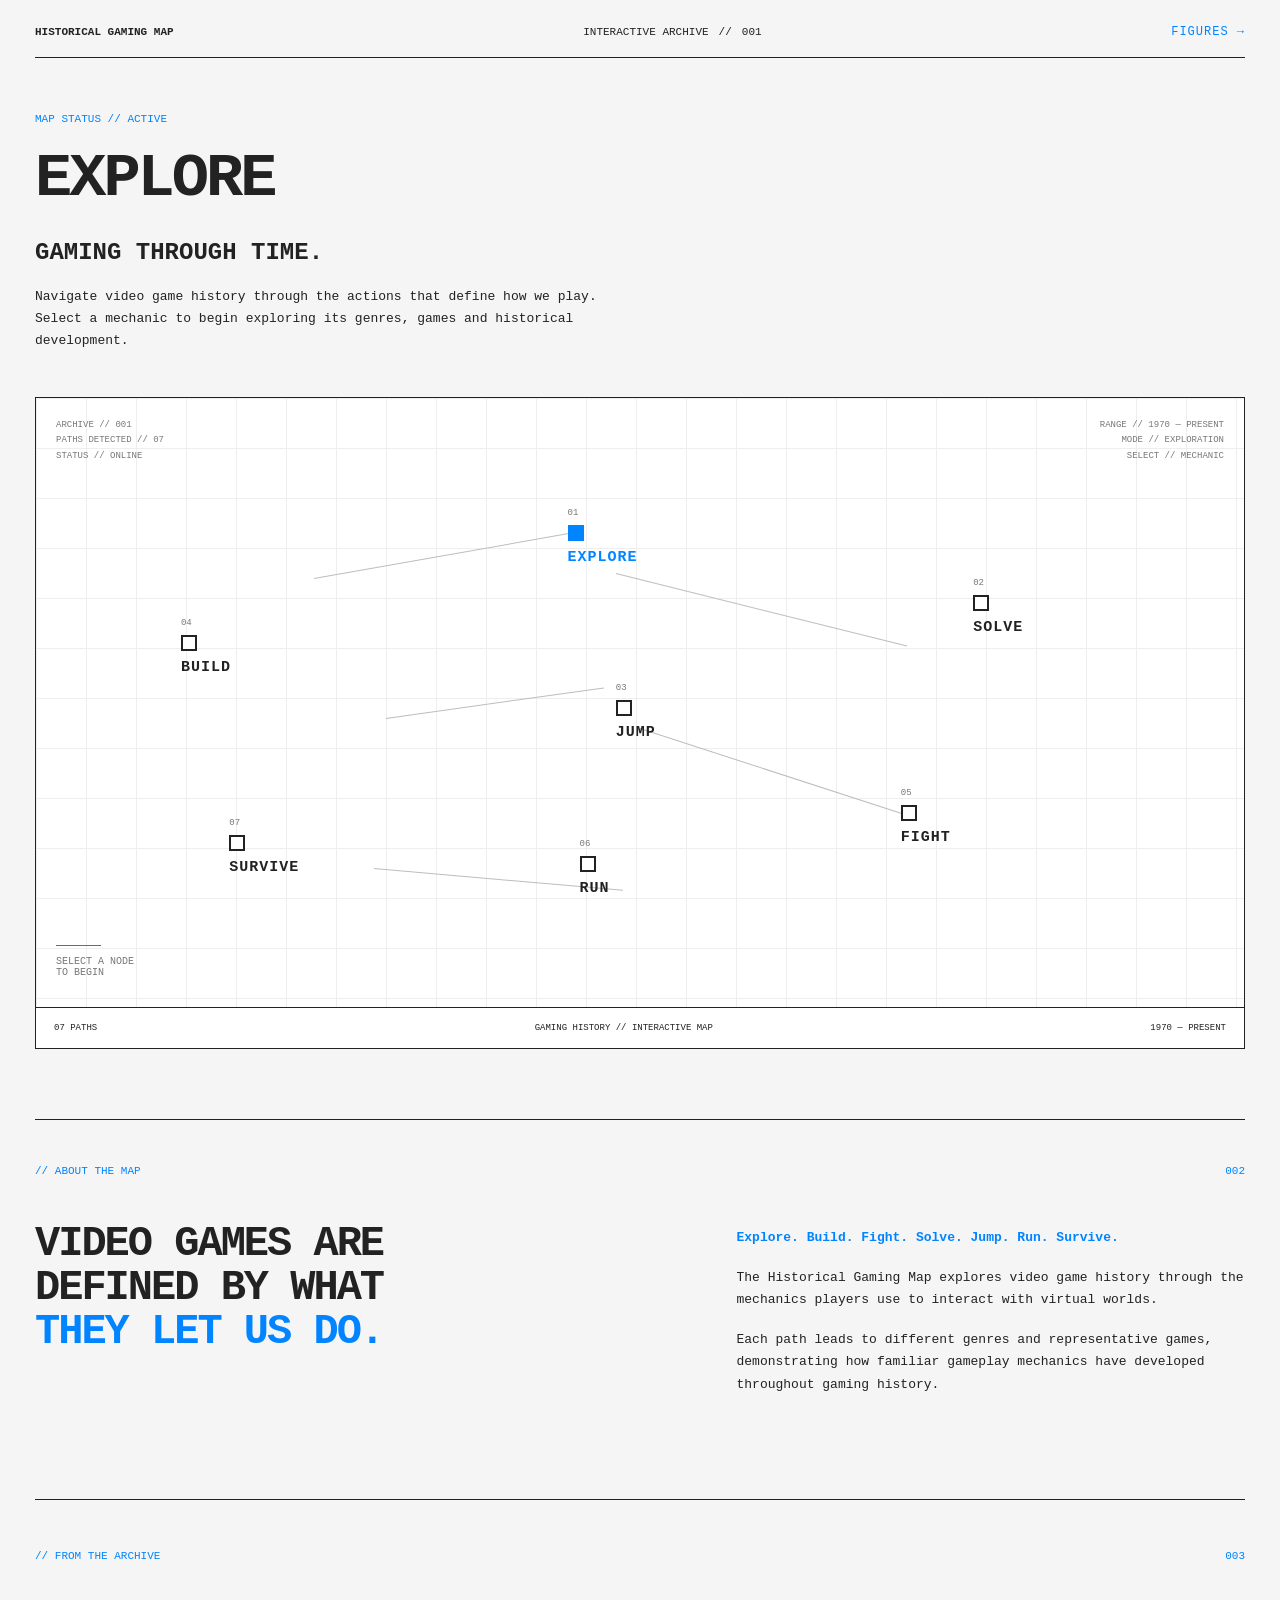
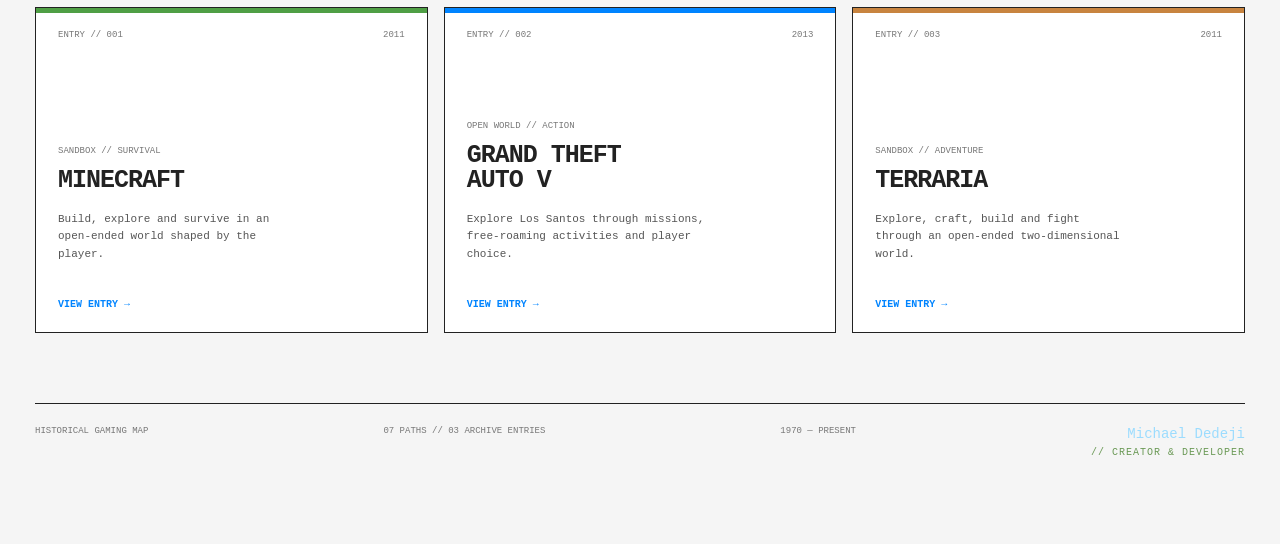
<file: index.html>
<!DOCTYPE html>
<html lang="en">

<head>
    <meta charset="UTF-8">
    <meta name="viewport" content="width=device-width, initial-scale=1.0">

    <title>Historical Gaming Map</title>

    <link rel="stylesheet" href="style.css">
</head>

<body>

    <main class="home-page">


        <!-- =========================
             TOP NAVIGATION
        ========================== -->

     
<header class="home-nav">

    <a href="index.html" class="home-logo">
        HISTORICAL GAMING MAP
    </a>

    <div class="home-nav-info">
        <span>INTERACTIVE ARCHIVE</span>
        <span>//</span>
        <span>001</span>
    </div>

    <a href="figures.html" class="figures-nav-link">
        FIGURES →
    </a>

</header>


        <!-- =========================
             INTRODUCTION
        ========================== -->

        <section class="map-intro">

            <p class="map-status">
                MAP STATUS // ACTIVE
            </p>

            <h1>EXPLORE</h1>
      <h2>GAMING THROUGH TIME.</h2>

            <p class="map-description">
                Navigate video game history through the actions that define
                how we play. Select a mechanic to begin exploring its genres,
                games and historical development.
            </p>

        </section>


        <!-- =========================
             INTERACTIVE MAP
        ========================== -->

        <section class="mechanic-map" id="paths">


            <!-- LEFT MAP INFORMATION -->

            <div class="map-interface map-interface-left">

                <p>ARCHIVE // 001</p>
                <p>PATHS DETECTED // 07</p>
                <p>STATUS // ONLINE</p>

            </div>


            <!-- RIGHT MAP INFORMATION -->

            <div class="map-interface map-interface-right">

                <p>RANGE // 1970 — PRESENT</p>
                <p>MODE // EXPLORATION</p>
                <p>SELECT // MECHANIC</p>

            </div>


            <!-- =========================
                 MAP CONNECTION LINES
            ========================== -->

            <div class="map-line line-one"></div>
            <div class="map-line line-two"></div>
            <div class="map-line line-three"></div>
            <div class="map-line line-four"></div>
            <div class="map-line line-five"></div>


            <!-- =========================
                 NODE 01 - EXPLORE
            ========================== -->

            <a href="map.html"
               class="mechanic-node node-explore">

                <span class="node-number">
                    01
                </span>

                <span class="node-dot"></span>

                <strong>
                    EXPLORE
                </strong>

                <span class="node-description">
                    Discovery // Worlds // Navigation
                </span>

                <span class="node-enter">
                    ENTER PATH →
                </span>

            </a>


            <!-- =========================
                 NODE 02 - SOLVE
            ========================== -->

            <a href="#"
               class="mechanic-node node-solve">

                <span class="node-number">
                    02
                </span>

                <span class="node-dot"></span>

                <strong>
                    SOLVE
                </strong>

                <span class="node-description">
                    Logic // Puzzles // Strategy
                </span>

                <span class="node-enter">
                    ENTER PATH →
                </span>

            </a>


            <!-- =========================
                 NODE 03 - JUMP
            ========================== -->

            <a href="#"
               class="mechanic-node node-jump">

                <span class="node-number">
                    03
                </span>

                <span class="node-dot"></span>

                <strong>
                    JUMP
                </strong>

                <span class="node-description">
                    Movement // Timing // Platforms
                </span>

                <span class="node-enter">
                    ENTER PATH →
                </span>

            </a>


            <!-- =========================
                 NODE 04 - BUILD
            ========================== -->

            <a href="#"
               class="mechanic-node node-build">

                <span class="node-number">
                    04
                </span>

                <span class="node-dot"></span>

                <strong>
                    BUILD
                </strong>

                <span class="node-description">
                    Creation // Systems // Sandbox
                </span>

                <span class="node-enter">
                    ENTER PATH →
                </span>

            </a>


            <!-- =========================
                 NODE 05 - FIGHT
            ========================== -->

            <a href="#"
               class="mechanic-node node-fight">

                <span class="node-number">
                    05
                </span>

                <span class="node-dot"></span>

                <strong>
                    FIGHT
                </strong>

                <span class="node-description">
                    Combat // Action // Competition
                </span>

                <span class="node-enter">
                    ENTER PATH →
                </span>

            </a>


            <!-- =========================
                 NODE 06 - RUN
            ========================== -->

            <a href="#"
               class="mechanic-node node-run">

                <span class="node-number">
                    06
                </span>

                <span class="node-dot"></span>

                <strong>
                    RUN
                </strong>

                <span class="node-description">
                    Speed // Movement // Reaction
                </span>

                <span class="node-enter">
                    ENTER PATH →
                </span>

            </a>


            <!-- =========================
                 NODE 07 - SURVIVE
            ========================== -->

            <a href="#"
               class="mechanic-node node-survive">

                <span class="node-number">
                    07
                </span>

                <span class="node-dot"></span>

                <strong>
                    SURVIVE
                </strong>

                <span class="node-description">
                    Resources // Risk // Endurance
                </span>

                <span class="node-enter">
                    ENTER PATH →
                </span>

            </a>


            <!-- =========================
                 MAP INSTRUCTION
            ========================== -->

            <div class="map-instruction">

                <span class="instruction-line"></span>

                <p>
                    SELECT A NODE<br>
                    TO BEGIN
                </p>

            </div>


            <!-- =========================
                 MAP FOOTER
            ========================== -->

            <div class="map-footer">

                <span>
                    07 PATHS
                </span>

                <span>
                    GAMING HISTORY // INTERACTIVE MAP
                </span>

                <span>
                    1970 — PRESENT
                </span>

            </div>

        </section>


        <!-- =========================
             ABOUT THE MAP
        ========================== -->

        <section class="home-about">

            <div class="home-section-label">

                <span>
                    // ABOUT THE MAP
                </span>

                <span>
                    002
                </span>

            </div>


            <div class="about-layout">


                <div class="about-title">

                    <h2>
                        VIDEO GAMES ARE<br>
                        DEFINED BY WHAT<br>
                        <span>THEY LET US DO.</span>
                    </h2>

                </div>


                <div class="about-description">

                    <p class="about-mechanics">
                        Explore. Build. Fight. Solve.
                        Jump. Run. Survive.
                    </p>

                    <p>
                        The Historical Gaming Map explores video game
                        history through the mechanics players use to
                        interact with virtual worlds.
                    </p>

                    <p>
                        Each path leads to different genres and
                        representative games, demonstrating how familiar
                        gameplay mechanics have developed throughout
                        gaming history.
                    </p>

                </div>

            </div>

        </section>


        <!-- =========================
             FEATURED ARCHIVE
        ========================== -->

        <section class="featured-archive">

            <div class="home-section-label">

                <span>
                    // FROM THE ARCHIVE
                </span>

                <span>
                    003
                </span>

            </div>


            <div class="archive-grid">


                <!-- =====================
                     MINECRAFT
                ====================== -->

                <a href="minecraft.html"
                   class="archive-entry minecraft-entry">

                    <div class="archive-entry-top">

                        <span>
                            ENTRY // 001
                        </span>

                        <span>
                            2011
                        </span>

                    </div>


                    <div class="archive-entry-content">

                        <p class="archive-type">
                            SANDBOX // SURVIVAL
                        </p>

                        <h3>
                            MINECRAFT
                        </h3>

                        <p class="archive-summary">
                            Build, explore and survive in an
                            open-ended world shaped by the player.
                        </p>

                    </div>


                    <span class="archive-open">
                        VIEW ENTRY →
                    </span>

                </a>


                <!-- =====================
                     GRAND THEFT AUTO V
                ====================== -->

                <a href="gta5.html"
                   class="archive-entry gta-entry">

                    <div class="archive-entry-top">

                        <span>
                            ENTRY // 002
                        </span>

                        <span>
                            2013
                        </span>

                    </div>


                    <div class="archive-entry-content">

                        <p class="archive-type">
                            OPEN WORLD // ACTION
                        </p>

                        <h3>
                            GRAND THEFT<br>
                            AUTO V
                        </h3>

                        <p class="archive-summary">
                            Explore Los Santos through missions,
                            free-roaming activities and player choice.
                        </p>

                    </div>


                    <span class="archive-open">
                        VIEW ENTRY →
                    </span>

                </a>


                <!-- =====================
                     TERRARIA
                ====================== -->

                <a href="terraria.html"
                   class="archive-entry terraria-entry">

                    <div class="archive-entry-top">

                        <span>
                            ENTRY // 003
                        </span>

                        <span>
                            2011
                        </span>

                    </div>


                    <div class="archive-entry-content">

                        <p class="archive-type">
                            SANDBOX // ADVENTURE
                        </p>

                        <h3>
                            TERRARIA
                        </h3>

                        <p class="archive-summary">
                            Explore, craft, build and fight through
                            an open-ended two-dimensional world.
                        </p>

                    </div>


                    <span class="archive-open">
                        VIEW ENTRY →
                    </span>

                </a>

            </div>

        </section>


        <!-- =========================
             FOOTER
        ========================== -->

        
<footer class="home-footer">

    <span>
        HISTORICAL GAMING MAP
    </span>

    <span>
        07 PATHS // 03 ARCHIVE ENTRIES
    </span>

    <span>
        1970 — PRESENT
    </span>

    <span class="creator-signature">
        <span class="signature-name">Michael Dedeji</span>
        <span class="signature-role">// CREATOR & DEVELOPER</span>
    </span>

</footer>
</file>
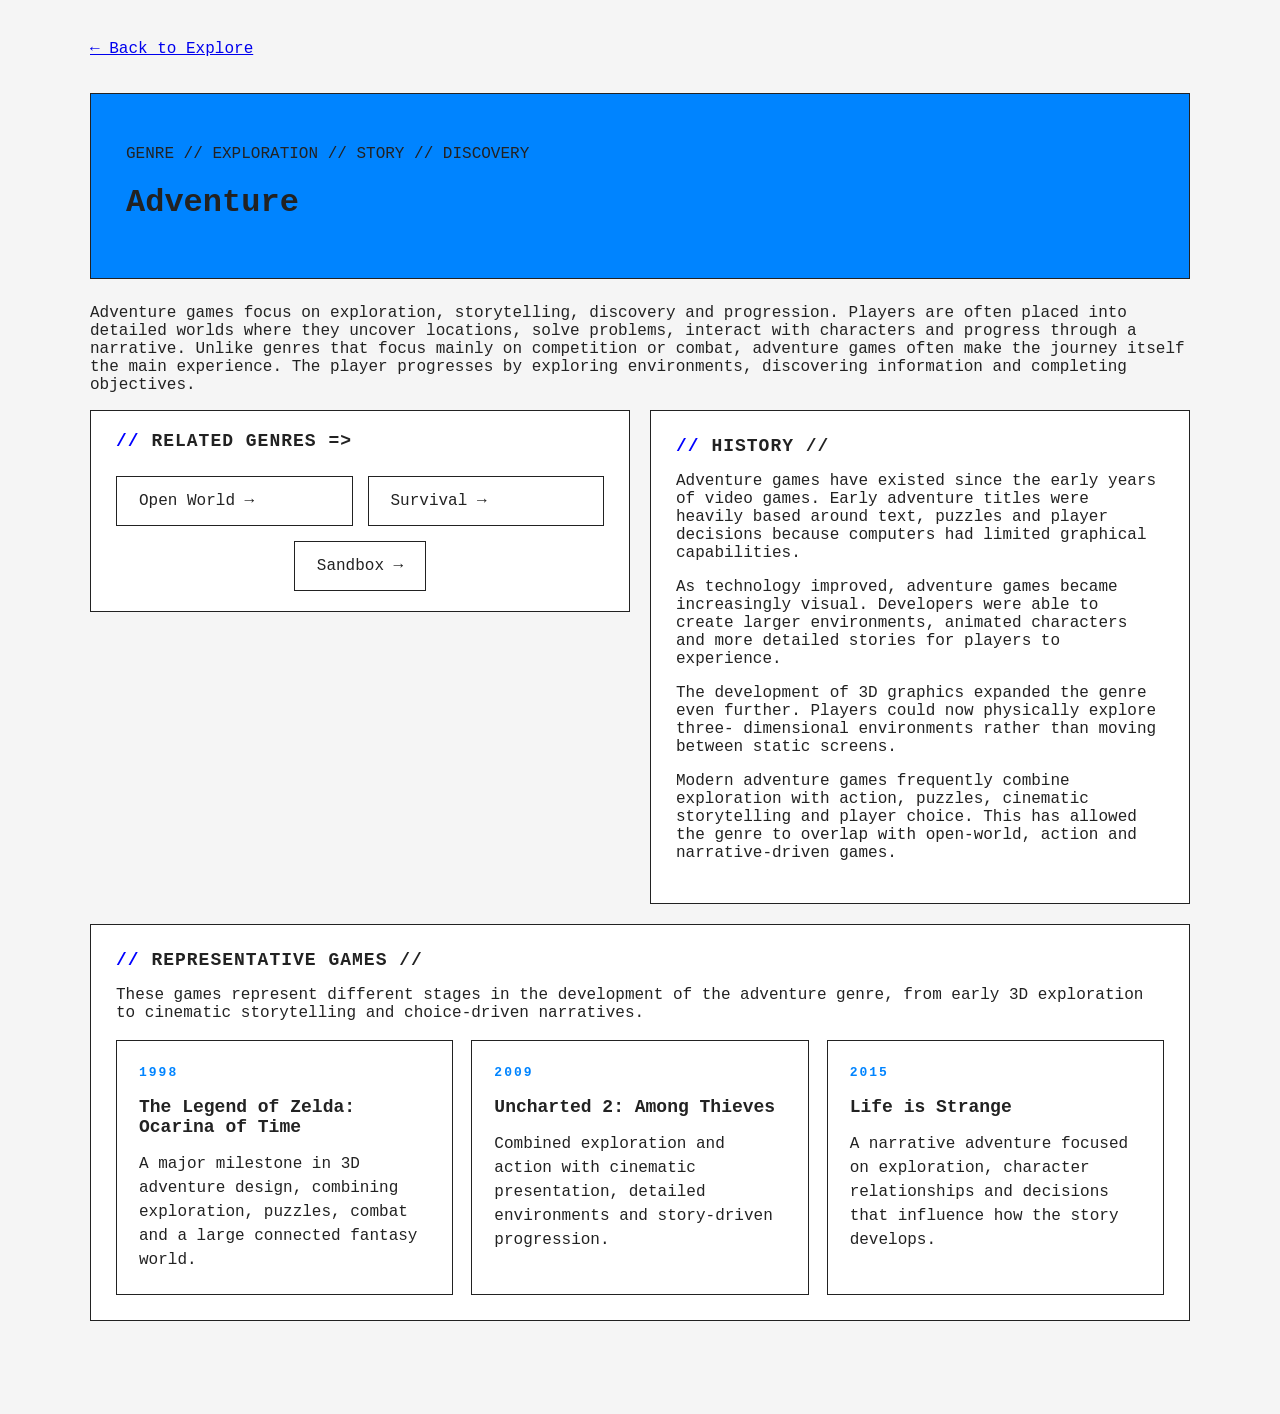
<file: adventure.html>
<!DOCTYPE html>
<html lang="en">

<head>
    <meta charset="UTF-8">
    <meta name="viewport" content="width=device-width, initial-scale=1.0">

    <title>Adventure | Historical Gaming Map</title>

    <link rel="stylesheet" href="style.css">
</head>

<body>

    <div class="genre-page">

        <a href="map.html">← Back to Explore</a>

        <div class="genre-header">

            <p class="genre-label">
                GENRE // EXPLORATION // STORY // DISCOVERY
            </p>

            <h1>Adventure</h1>

        </div>


        <p>
            Adventure games focus on exploration, storytelling, discovery and
            progression. Players are often placed into detailed worlds where
            they uncover locations, solve problems, interact with characters
            and progress through a narrative.

            Unlike genres that focus mainly on competition or combat,
            adventure games often make the journey itself the main experience.
            The player progresses by exploring environments, discovering
            information and completing objectives.
        </p>


        <div class="info-grid">


            <!-- RELATED GENRES -->

            <div class="genre-section related-section">

                <h2>Related Genres =></h2>

                <div class="related-list">

                    <a href="openworld.html">Open World →</a>

                    <a href="survival.html">Survival →</a>

                    <a href="genre.html">Sandbox →</a>

                </div>

            </div>


            <!-- HISTORY -->

            <div class="genre-section">

                <h2>History //</h2>

                <p>
                    Adventure games have existed since the early years of
                    video games. Early adventure titles were heavily based
                    around text, puzzles and player decisions because computers
                    had limited graphical capabilities.
                </p>

                <p>
                    As technology improved, adventure games became increasingly
                    visual. Developers were able to create larger environments,
                    animated characters and more detailed stories for players
                    to experience.
                </p>

                <p>
                    The development of 3D graphics expanded the genre even
                    further. Players could now physically explore three-
                    dimensional environments rather than moving between
                    static screens.
                </p>

                <p>
                    Modern adventure games frequently combine exploration with
                    action, puzzles, cinematic storytelling and player choice.
                    This has allowed the genre to overlap with open-world,
                    action and narrative-driven games.
                </p>

            </div>

        </div>


        <!-- REPRESENTATIVE GAMES -->

        <div class="genre-section">

            <h2>Representative Games //</h2>

            <p>
                These games represent different stages in the development of
                the adventure genre, from early 3D exploration to cinematic
                storytelling and choice-driven narratives.
            </p>


<div class="game-list">

    <a href="zelda.html" class="game-card">
        <p class="game-year">1998</p>
        <h3>The Legend of Zelda: Ocarina of Time</h3>
        <p>
            A major milestone in 3D adventure design, combining
            exploration, puzzles, combat and a large connected
            fantasy world.
        </p>
    </a>

    <a href="uncharted2.html" class="game-card">
        <p class="game-year">2009</p>
        <h3>Uncharted 2: Among Thieves</h3>
        <p>
            Combined exploration and action with cinematic
            presentation, detailed environments and
            story-driven progression.
        </p>
    </a>

    <a href="lifeisstrange.html" class="game-card">
        <p class="game-year">2015</p>
        <h3>Life is Strange</h3>
        <p>
            A narrative adventure focused on exploration,
            character relationships and decisions that influence
            how the story develops.
        </p>
    </a>

</div>

    </div>

</body>

</html>
</file>
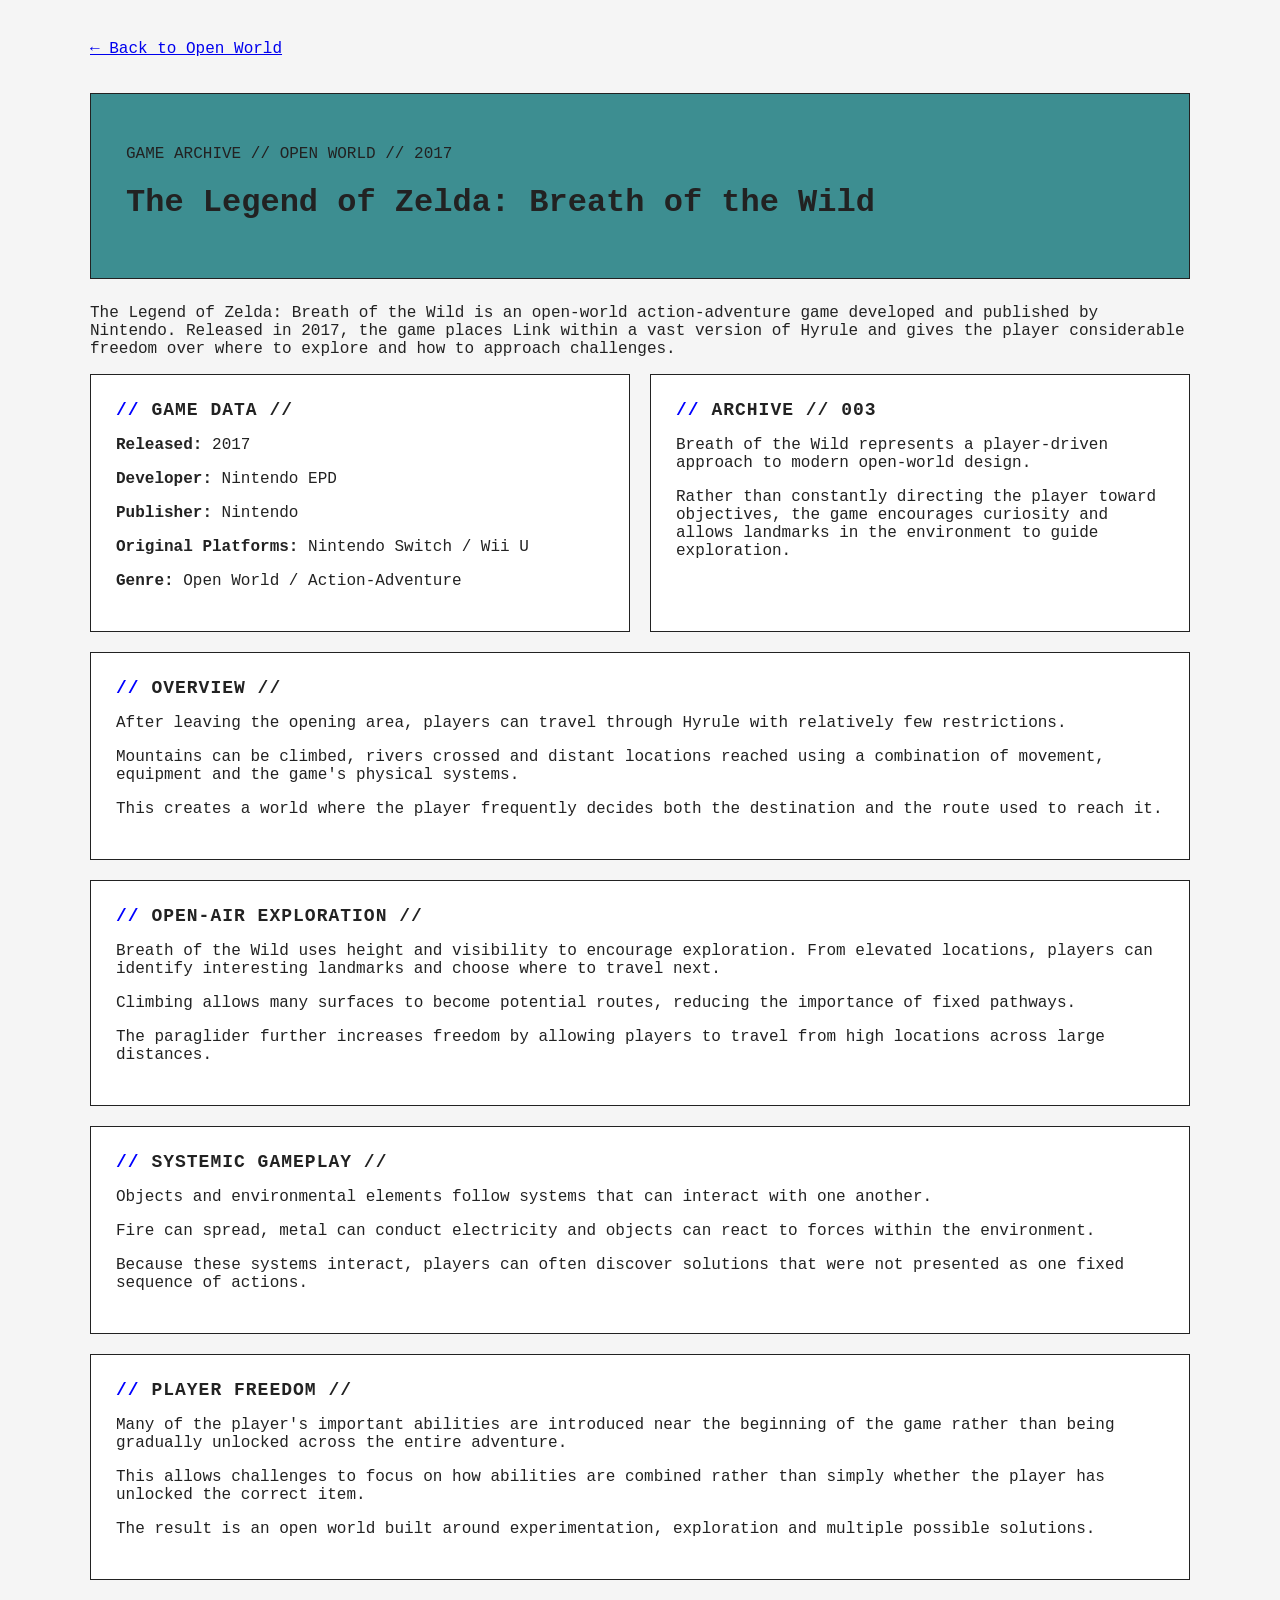
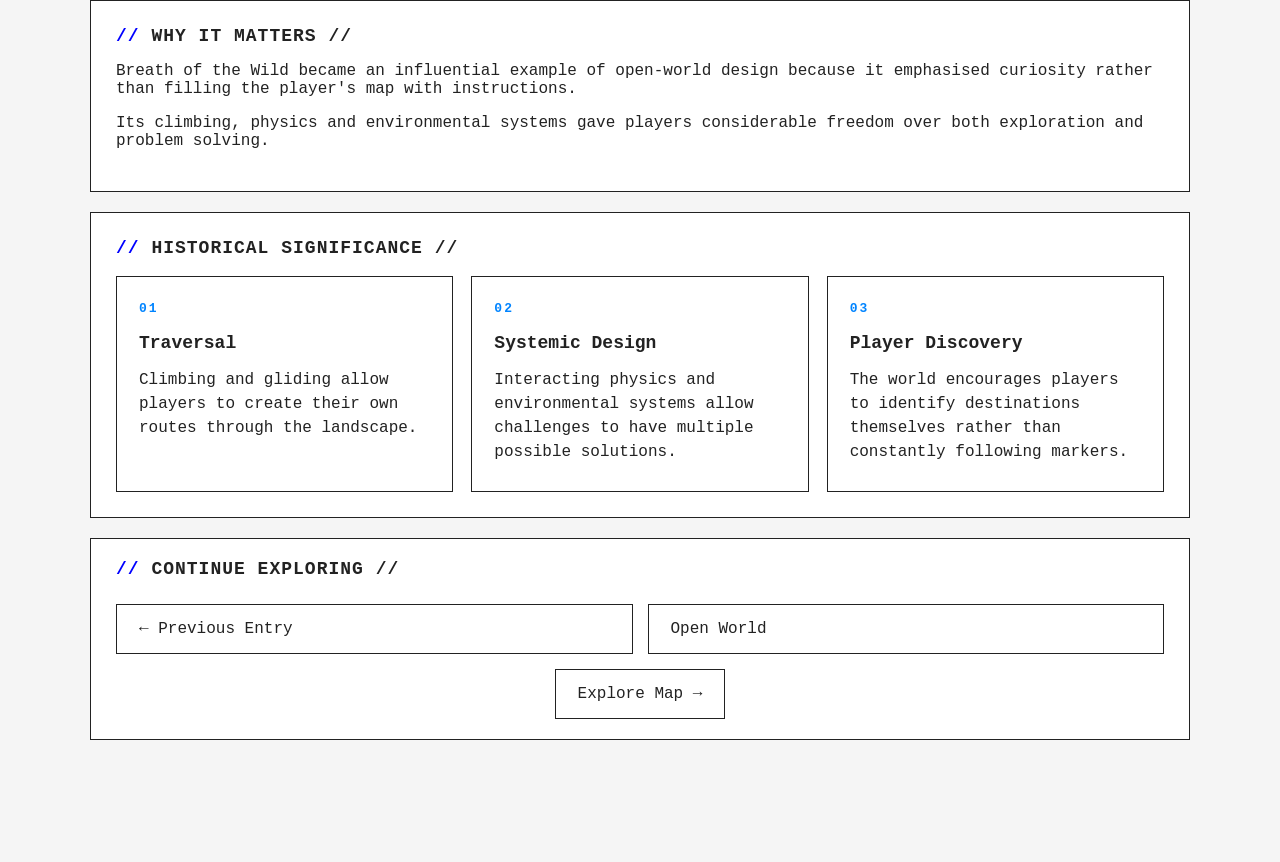
<file: breathofthewild.html>
<!DOCTYPE html>
<html lang="en">

<head>
    <meta charset="UTF-8">
    <meta name="viewport" content="width=device-width, initial-scale=1.0">
    <title>Breath of the Wild | Historical Gaming Map</title>
    <link rel="stylesheet" href="style.css">
</head>

<body>

<div class="genre-page">

    <a href="openworld.html">← Back to Open World</a>

    <div class="genre-header" style="background: #3d8e91;">
        <p class="genre-label">
            GAME ARCHIVE // OPEN WORLD // 2017
        </p>
        <h1>The Legend of Zelda: Breath of the Wild</h1>
    </div>


    <p>
        The Legend of Zelda: Breath of the Wild is an open-world
        action-adventure game developed and published by Nintendo.

        Released in 2017, the game places Link within a vast version of
        Hyrule and gives the player considerable freedom over where to
        explore and how to approach challenges.
    </p>


    <div class="info-grid">

        <div class="genre-section">

            <h2>Game Data //</h2>

            <p><strong>Released:</strong> 2017</p>
            <p><strong>Developer:</strong> Nintendo EPD</p>
            <p><strong>Publisher:</strong> Nintendo</p>
            <p><strong>Original Platforms:</strong> Nintendo Switch / Wii U</p>
            <p><strong>Genre:</strong> Open World / Action-Adventure</p>

        </div>


        <div class="genre-section">

            <h2>Archive // 003</h2>

            <p>
                Breath of the Wild represents a player-driven approach
                to modern open-world design.
            </p>

            <p>
                Rather than constantly directing the player toward objectives,
                the game encourages curiosity and allows landmarks in the
                environment to guide exploration.
            </p>

        </div>

    </div>


    <div class="genre-section">

        <h2>Overview //</h2>

        <p>
            After leaving the opening area, players can travel through
            Hyrule with relatively few restrictions.
        </p>

        <p>
            Mountains can be climbed, rivers crossed and distant locations
            reached using a combination of movement, equipment and the
            game's physical systems.
        </p>

        <p>
            This creates a world where the player frequently decides both
            the destination and the route used to reach it.
        </p>

    </div>


    <div class="genre-section">

        <h2>Open-Air Exploration //</h2>

        <p>
            Breath of the Wild uses height and visibility to encourage
            exploration. From elevated locations, players can identify
            interesting landmarks and choose where to travel next.
        </p>

        <p>
            Climbing allows many surfaces to become potential routes,
            reducing the importance of fixed pathways.
        </p>

        <p>
            The paraglider further increases freedom by allowing players
            to travel from high locations across large distances.
        </p>

    </div>


    <div class="genre-section">

        <h2>Systemic Gameplay //</h2>

        <p>
            Objects and environmental elements follow systems that can
            interact with one another.
        </p>

        <p>
            Fire can spread, metal can conduct electricity and objects can
            react to forces within the environment.
        </p>

        <p>
            Because these systems interact, players can often discover
            solutions that were not presented as one fixed sequence of
            actions.
        </p>

    </div>


    <div class="genre-section">

        <h2>Player Freedom //</h2>

        <p>
            Many of the player's important abilities are introduced near
            the beginning of the game rather than being gradually unlocked
            across the entire adventure.
        </p>

        <p>
            This allows challenges to focus on how abilities are combined
            rather than simply whether the player has unlocked the correct
            item.
        </p>

        <p>
            The result is an open world built around experimentation,
            exploration and multiple possible solutions.
        </p>

    </div>


    <div class="genre-section">

        <h2>Why It Matters //</h2>

        <p>
            Breath of the Wild became an influential example of open-world
            design because it emphasised curiosity rather than filling the
            player's map with instructions.
        </p>

        <p>
            Its climbing, physics and environmental systems gave players
            considerable freedom over both exploration and problem solving.
        </p>

    </div>


    <div class="genre-section">

        <h2>Historical Significance //</h2>

        <div class="game-list">

            <div class="game-card">
                <p class="game-year">01</p>
                <h3>Traversal</h3>
                <p>
                    Climbing and gliding allow players to create their
                    own routes through the landscape.
                </p>
            </div>

            <div class="game-card">
                <p class="game-year">02</p>
                <h3>Systemic Design</h3>
                <p>
                    Interacting physics and environmental systems allow
                    challenges to have multiple possible solutions.
                </p>
            </div>

            <div class="game-card">
                <p class="game-year">03</p>
                <h3>Player Discovery</h3>
                <p>
                    The world encourages players to identify destinations
                    themselves rather than constantly following markers.
                </p>
            </div>

        </div>

    </div>


    <div class="genre-section">

        <h2>Continue Exploring //</h2>

        <div class="related-list">
            <a href="skyrim.html">← Previous Entry</a>
            <a href="openworld.html">Open World</a>
            <a href="map.html">Explore Map →</a>
        </div>

    </div>

</div>

</body>
</html>
</file>
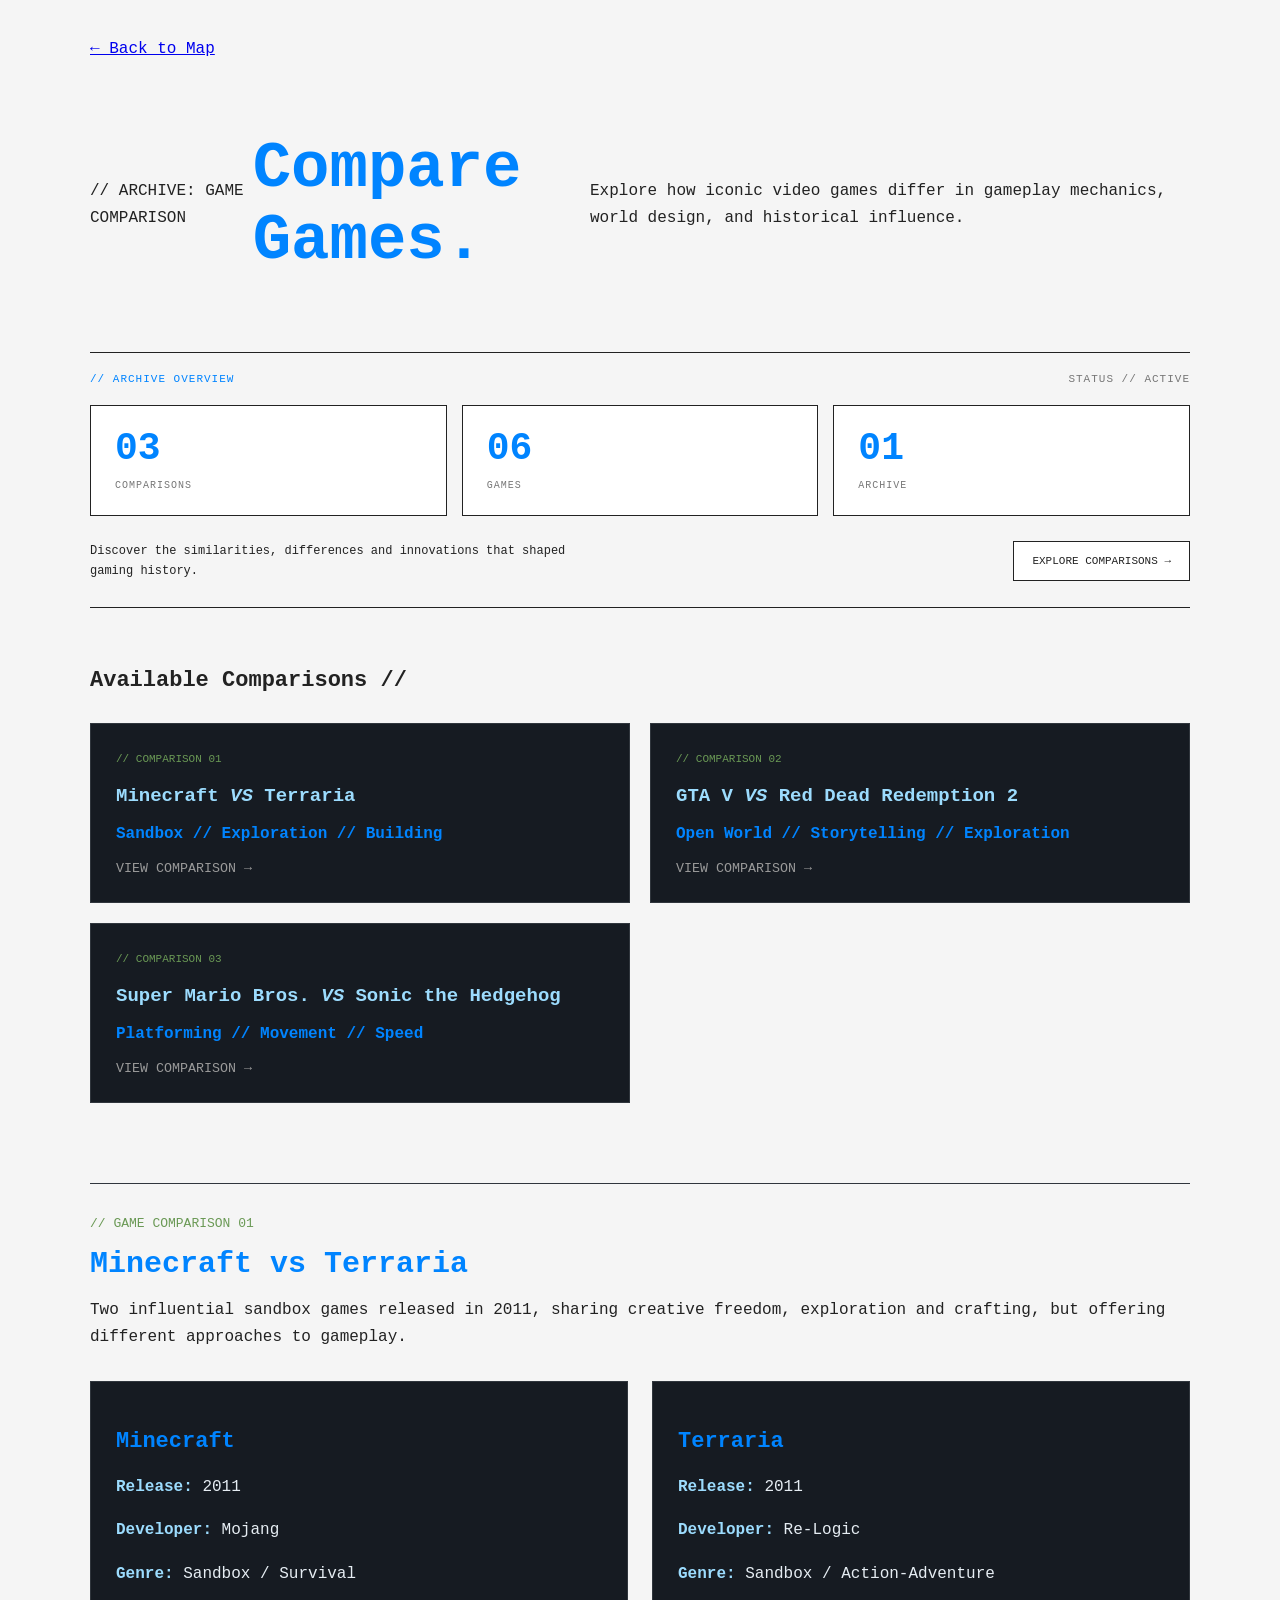
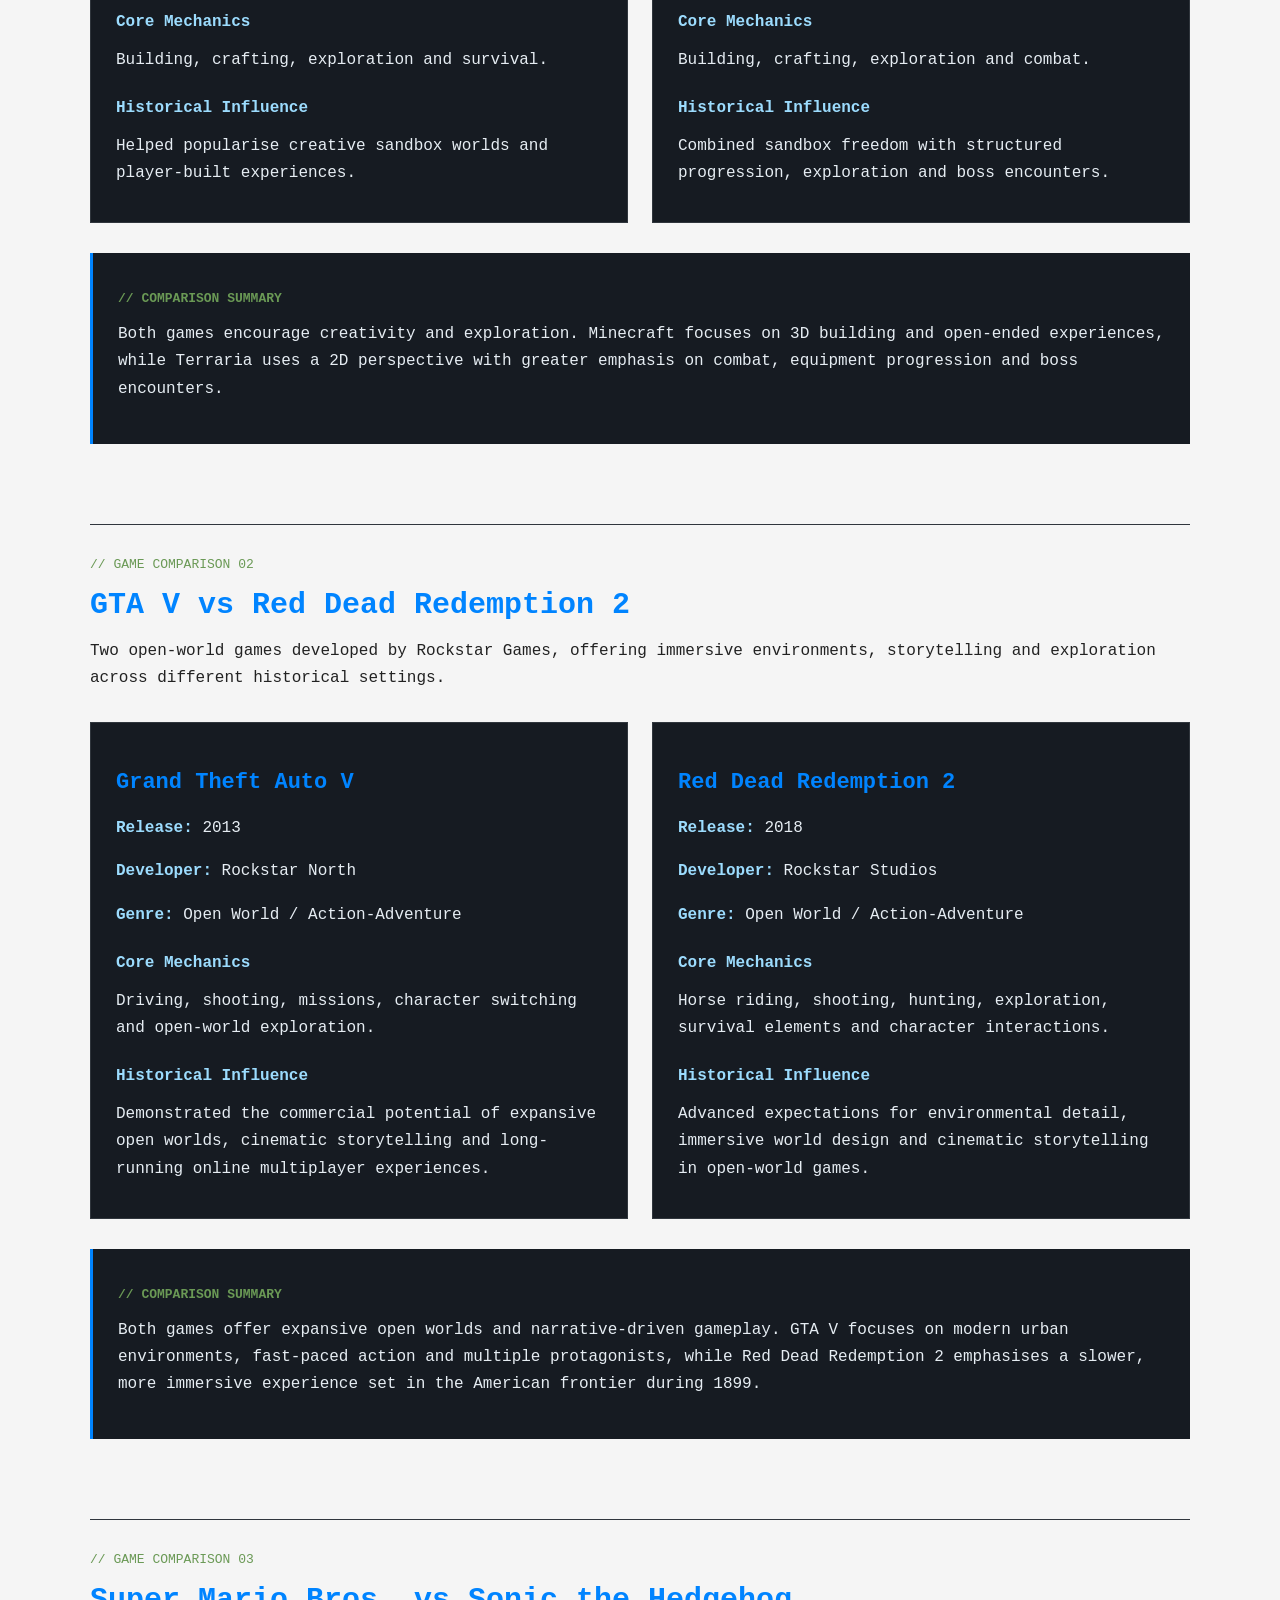
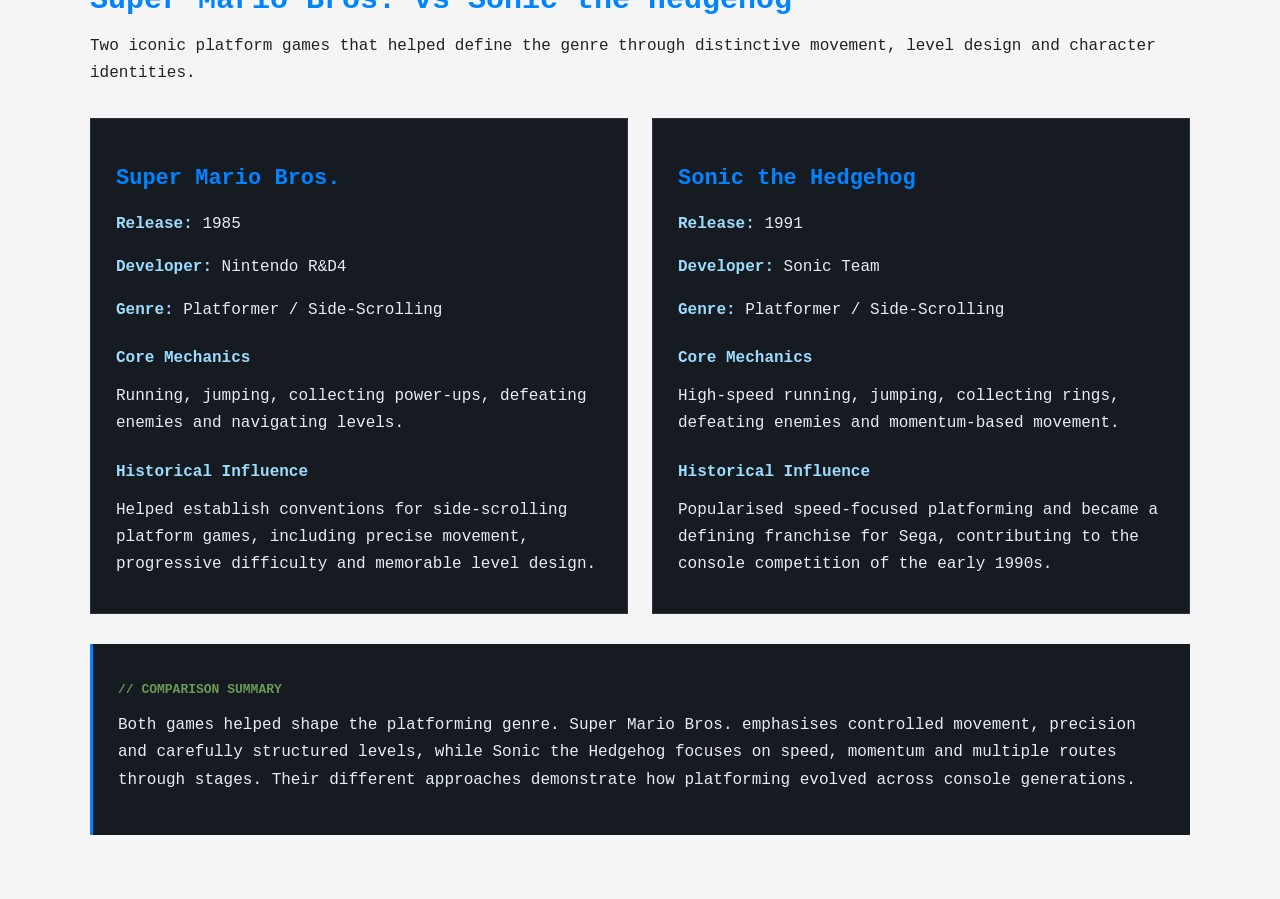
<file: compare.html>
<!DOCTYPE html>
<html lang="en">
<head>
    <meta charset="UTF-8">
    <meta name="viewport" content="width=device-width, initial-scale=1.0">
    <title>Game Comparison | Historical Gaming Map</title>
    <link rel="stylesheet" href="style.css">
</head>
<body class="compare-body">

    <main class="compare-page">

        <a href="map.html">← Back to Map</a>

       
<header class="compare-header">

    <p class="genre-label">
        // ARCHIVE: GAME COMPARISON
    </p>

    <h1>Compare Games.</h1>

    <p>
        Explore how iconic video games differ in
        gameplay mechanics, world design, and
        historical influence.
    </p>

</header>

<!-- COMPARISON ARCHIVE OVERVIEW -->

<section class="compare-overview">

    <div class="compare-overview-top">
        <span>// ARCHIVE OVERVIEW</span>
        <span>STATUS // ACTIVE</span>
    </div>

    <div class="compare-stats">

        <div class="compare-stat">
            <strong>03</strong>
            <span>COMPARISONS</span>
        </div>

        <div class="compare-stat">
            <strong>06</strong>
            <span>GAMES</span>
        </div>

        <div class="compare-stat">
            <strong>01</strong>
            <span>ARCHIVE</span>
        </div>

    </div>

    <div class="compare-overview-bottom">
        <p>
            Discover the similarities, differences and
            innovations that shaped gaming history.
        </p>

        <a href="#comparisons">
            EXPLORE COMPARISONS →
        </a>
    </div>

</section>

<section class="comparison-section" id="comparisons">
   <h2>Available Comparisons //</h2>

    <div class="comparison-grid">

        <a href="#minecraft-terraria" class="comparison-option">
            <span>// COMPARISON 01</span>
            <h3>Minecraft <em>VS</em> Terraria</h3>
            <p>Sandbox // Exploration // Building</p>
            <small>VIEW COMPARISON →</small>
        </a>

        <a href="#gta-rdr" class="comparison-option">
            <span>// COMPARISON 02</span>
            <h3>GTA V <em>VS</em> Red Dead Redemption 2</h3>
            <p>Open World // Storytelling // Exploration</p>
            <small>VIEW COMPARISON →</small>
        </a>

        <a href="#mario-sonic" class="comparison-option">
            <span>// COMPARISON 03</span>
            <h3>Super Mario Bros. <em>VS</em> Sonic the Hedgehog</h3>
            <p>Platforming // Movement // Speed</p>
            <small>VIEW COMPARISON →</small>
        </a>

    </div>
</section>

<section class="game-comparison" id="minecraft-terraria">
    <div class="comparison-heading">
        <span>// GAME COMPARISON 01</span>
        <h2>Minecraft vs Terraria</h2>
        <p>
            Two influential sandbox games released in 2011,
            sharing creative freedom, exploration and crafting,
            but offering different approaches to gameplay.
        </p>
    </div>

    <div class="comparison-details">
        <article class="comparison-game">
            <h3>Minecraft</h3>
            <p><strong>Release:</strong> 2011</p>
            <p><strong>Developer:</strong> Mojang</p>
            <p><strong>Genre:</strong> Sandbox / Survival</p>

            <h4>Core Mechanics</h4>
            <p>Building, crafting, exploration and survival.</p>

            <h4>Historical Influence</h4>
            <p>
                Helped popularise creative sandbox worlds
                and player-built experiences.
            </p>
        </article>

        <article class="comparison-game">
            <h3>Terraria</h3>
            <p><strong>Release:</strong> 2011</p>
            <p><strong>Developer:</strong> Re-Logic</p>
            <p><strong>Genre:</strong> Sandbox / Action-Adventure</p>

            <h4>Core Mechanics</h4>
            <p>Building, crafting, exploration and combat.</p>

            <h4>Historical Influence</h4>
            <p>
                Combined sandbox freedom with structured
                progression, exploration and boss encounters.
            </p>
        </article>
    </div>

    <div class="comparison-summary">
        <h3>// COMPARISON SUMMARY</h3>
        <p>
            Both games encourage creativity and exploration.
            Minecraft focuses on 3D building and open-ended
            experiences, while Terraria uses a 2D perspective
            with greater emphasis on combat, equipment
            progression and boss encounters.
        </p>
    </div>
</section>

<section class="game-comparison" id="gta-rdr">
    <div class="comparison-heading">
        <span>// GAME COMPARISON 02</span>
        <h2>GTA V vs Red Dead Redemption 2</h2>
        <p>
            Two open-world games developed by Rockstar Games,
            offering immersive environments, storytelling and
            exploration across different historical settings.
        </p>
    </div>

    <div class="comparison-details">
        <article class="comparison-game">
            <h3>Grand Theft Auto V</h3>
            <p><strong>Release:</strong> 2013</p>
            <p><strong>Developer:</strong> Rockstar North</p>
            <p><strong>Genre:</strong> Open World / Action-Adventure</p>

            <h4>Core Mechanics</h4>
            <p>
                Driving, shooting, missions, character switching
                and open-world exploration.
            </p>

            <h4>Historical Influence</h4>
            <p>
                Demonstrated the commercial potential of expansive
                open worlds, cinematic storytelling and
                long-running online multiplayer experiences.
            </p>
        </article>

        <article class="comparison-game">
            <h3>Red Dead Redemption 2</h3>
            <p><strong>Release:</strong> 2018</p>
            <p><strong>Developer:</strong> Rockstar Studios</p>
            <p><strong>Genre:</strong> Open World / Action-Adventure</p>

            <h4>Core Mechanics</h4>
            <p>
                Horse riding, shooting, hunting, exploration,
                survival elements and character interactions.
            </p>

            <h4>Historical Influence</h4>
            <p>
                Advanced expectations for environmental detail,
                immersive world design and cinematic storytelling
                in open-world games.
            </p>
        </article>
    </div>

    <div class="comparison-summary">
        <h3>// COMPARISON SUMMARY</h3>
        <p>
            Both games offer expansive open worlds and
            narrative-driven gameplay. GTA V focuses on
            modern urban environments, fast-paced action
            and multiple protagonists, while Red Dead
            Redemption 2 emphasises a slower, more
            immersive experience set in the American
            frontier during 1899.
        </p>
    </div>
</section>

<section class="game-comparison" id="mario-sonic">
    <div class="comparison-heading">
        <span>// GAME COMPARISON 03</span>
        <h2>Super Mario Bros. vs Sonic the Hedgehog</h2>
        <p>
            Two iconic platform games that helped define
            the genre through distinctive movement,
            level design and character identities.
        </p>
    </div>

    <div class="comparison-details">
        <article class="comparison-game">
            <h3>Super Mario Bros.</h3>
            <p><strong>Release:</strong> 1985</p>
            <p><strong>Developer:</strong> Nintendo R&D4</p>
            <p><strong>Genre:</strong> Platformer / Side-Scrolling</p>

            <h4>Core Mechanics</h4>
            <p>
                Running, jumping, collecting power-ups,
                defeating enemies and navigating levels.
            </p>

            <h4>Historical Influence</h4>
            <p>
                Helped establish conventions for side-scrolling
                platform games, including precise movement,
                progressive difficulty and memorable level design.
            </p>
        </article>

        <article class="comparison-game">
            <h3>Sonic the Hedgehog</h3>
            <p><strong>Release:</strong> 1991</p>
            <p><strong>Developer:</strong> Sonic Team</p>
            <p><strong>Genre:</strong> Platformer / Side-Scrolling</p>

            <h4>Core Mechanics</h4>
            <p>
                High-speed running, jumping, collecting rings,
                defeating enemies and momentum-based movement.
            </p>

            <h4>Historical Influence</h4>
            <p>
                Popularised speed-focused platforming and
                became a defining franchise for Sega,
                contributing to the console competition
                of the early 1990s.
            </p>
        </article>
    </div>

    <div class="comparison-summary">
        <h3>// COMPARISON SUMMARY</h3>
        <p>
            Both games helped shape the platforming genre.
            Super Mario Bros. emphasises controlled movement,
            precision and carefully structured levels,
            while Sonic the Hedgehog focuses on speed,
            momentum and multiple routes through stages.
            Their different approaches demonstrate how
            platforming evolved across console generations.
        </p>
    </div>
</section>


    </main>

</body>
</html>
</file>
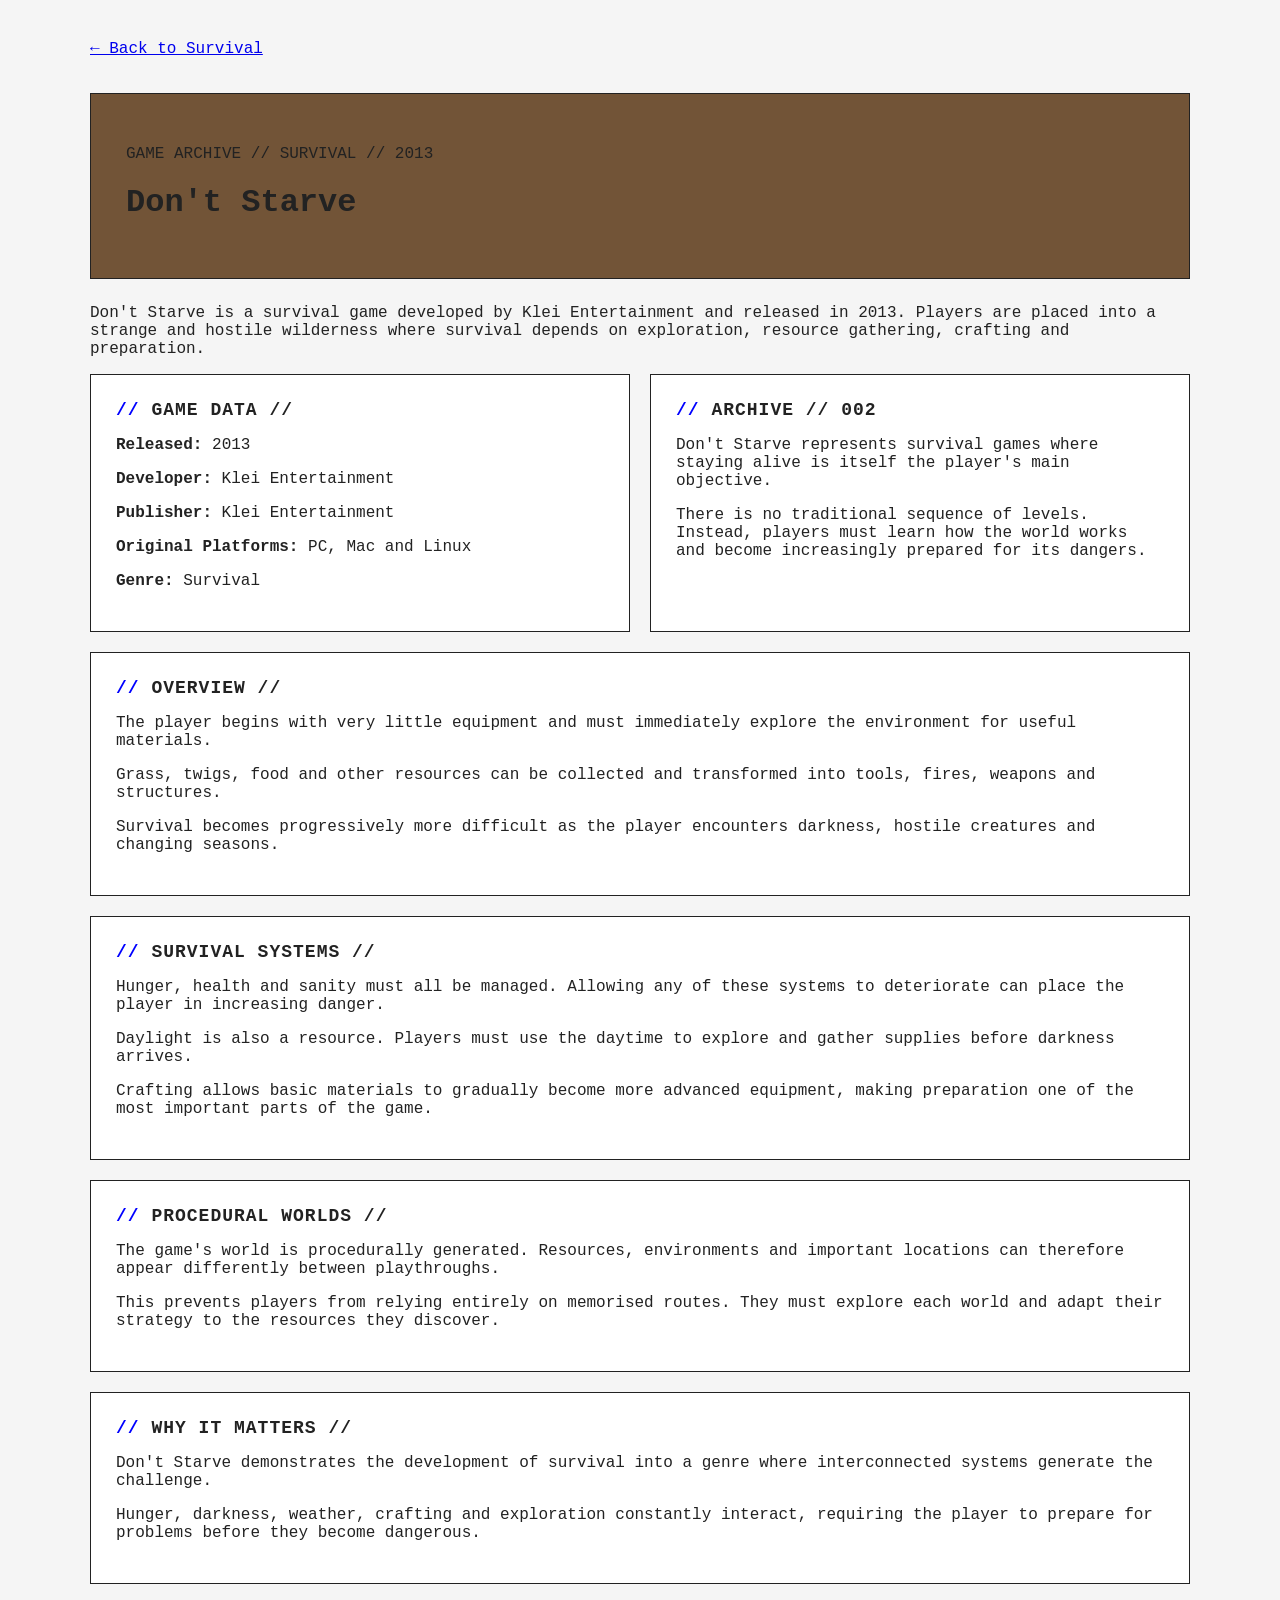
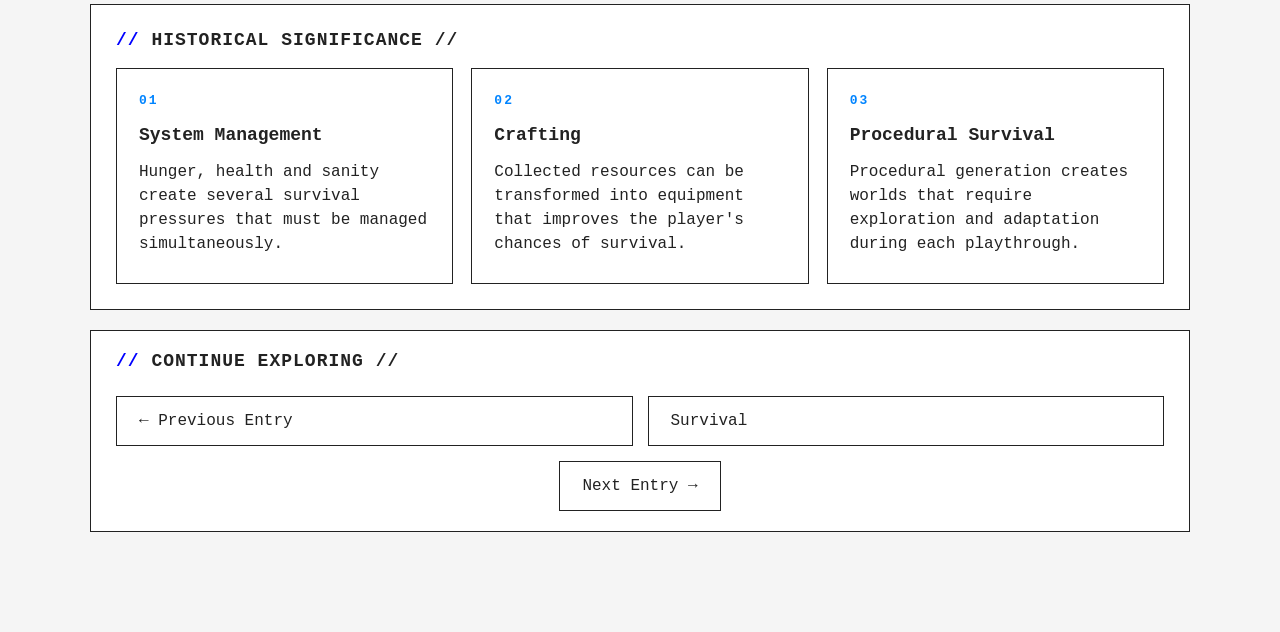
<file: dontstarve.html>
<!DOCTYPE html>
<html lang="en">

<head>
    <meta charset="UTF-8">
    <meta name="viewport" content="width=device-width, initial-scale=1.0">
    <title>Don't Starve | Historical Gaming Map</title>
    <link rel="stylesheet" href="style.css">
</head>

<body>

<div class="genre-page">

    <a href="survival.html">← Back to Survival</a>

    <div class="genre-header" style="background: #725437;">
        <p class="genre-label">
            GAME ARCHIVE // SURVIVAL // 2013
        </p>
        <h1>Don't Starve</h1>
    </div>


    <p>
        Don't Starve is a survival game developed by Klei Entertainment
        and released in 2013.

        Players are placed into a strange and hostile wilderness where
        survival depends on exploration, resource gathering, crafting
        and preparation.
    </p>


    <div class="info-grid">

        <div class="genre-section">

            <h2>Game Data //</h2>

            <p><strong>Released:</strong> 2013</p>
            <p><strong>Developer:</strong> Klei Entertainment</p>
            <p><strong>Publisher:</strong> Klei Entertainment</p>
            <p><strong>Original Platforms:</strong> PC, Mac and Linux</p>
            <p><strong>Genre:</strong> Survival</p>

        </div>


        <div class="genre-section">

            <h2>Archive // 002</h2>

            <p>
                Don't Starve represents survival games where staying
                alive is itself the player's main objective.
            </p>

            <p>
                There is no traditional sequence of levels. Instead,
                players must learn how the world works and become
                increasingly prepared for its dangers.
            </p>

        </div>

    </div>


    <div class="genre-section">

        <h2>Overview //</h2>

        <p>
            The player begins with very little equipment and must immediately
            explore the environment for useful materials.
        </p>

        <p>
            Grass, twigs, food and other resources can be collected and
            transformed into tools, fires, weapons and structures.
        </p>

        <p>
            Survival becomes progressively more difficult as the player
            encounters darkness, hostile creatures and changing seasons.
        </p>

    </div>


    <div class="genre-section">

        <h2>Survival Systems //</h2>

        <p>
            Hunger, health and sanity must all be managed. Allowing any
            of these systems to deteriorate can place the player in
            increasing danger.
        </p>

        <p>
            Daylight is also a resource. Players must use the daytime to
            explore and gather supplies before darkness arrives.
        </p>

        <p>
            Crafting allows basic materials to gradually become more
            advanced equipment, making preparation one of the most
            important parts of the game.
        </p>

    </div>


    <div class="genre-section">

        <h2>Procedural Worlds //</h2>

        <p>
            The game's world is procedurally generated. Resources,
            environments and important locations can therefore appear
            differently between playthroughs.
        </p>

        <p>
            This prevents players from relying entirely on memorised routes.
            They must explore each world and adapt their strategy to the
            resources they discover.
        </p>

    </div>


    <div class="genre-section">

        <h2>Why It Matters //</h2>

        <p>
            Don't Starve demonstrates the development of survival into a
            genre where interconnected systems generate the challenge.
        </p>

        <p>
            Hunger, darkness, weather, crafting and exploration constantly
            interact, requiring the player to prepare for problems before
            they become dangerous.
        </p>

    </div>


    <div class="genre-section">

        <h2>Historical Significance //</h2>

        <div class="game-list">

            <div class="game-card">
                <p class="game-year">01</p>
                <h3>System Management</h3>
                <p>
                    Hunger, health and sanity create several survival
                    pressures that must be managed simultaneously.
                </p>
            </div>

            <div class="game-card">
                <p class="game-year">02</p>
                <h3>Crafting</h3>
                <p>
                    Collected resources can be transformed into equipment
                    that improves the player's chances of survival.
                </p>
            </div>

            <div class="game-card">
                <p class="game-year">03</p>
                <h3>Procedural Survival</h3>
                <p>
                    Procedural generation creates worlds that require
                    exploration and adaptation during each playthrough.
                </p>
            </div>

        </div>

    </div>


    <div class="genre-section">

        <h2>Continue Exploring //</h2>

        <div class="related-list">
            <a href="residentevil.html">← Previous Entry</a>
            <a href="survival.html">Survival</a>
            <a href="subnautica.html">Next Entry →</a>
        </div>

    </div>

</div>

</body>
</html>
</file>
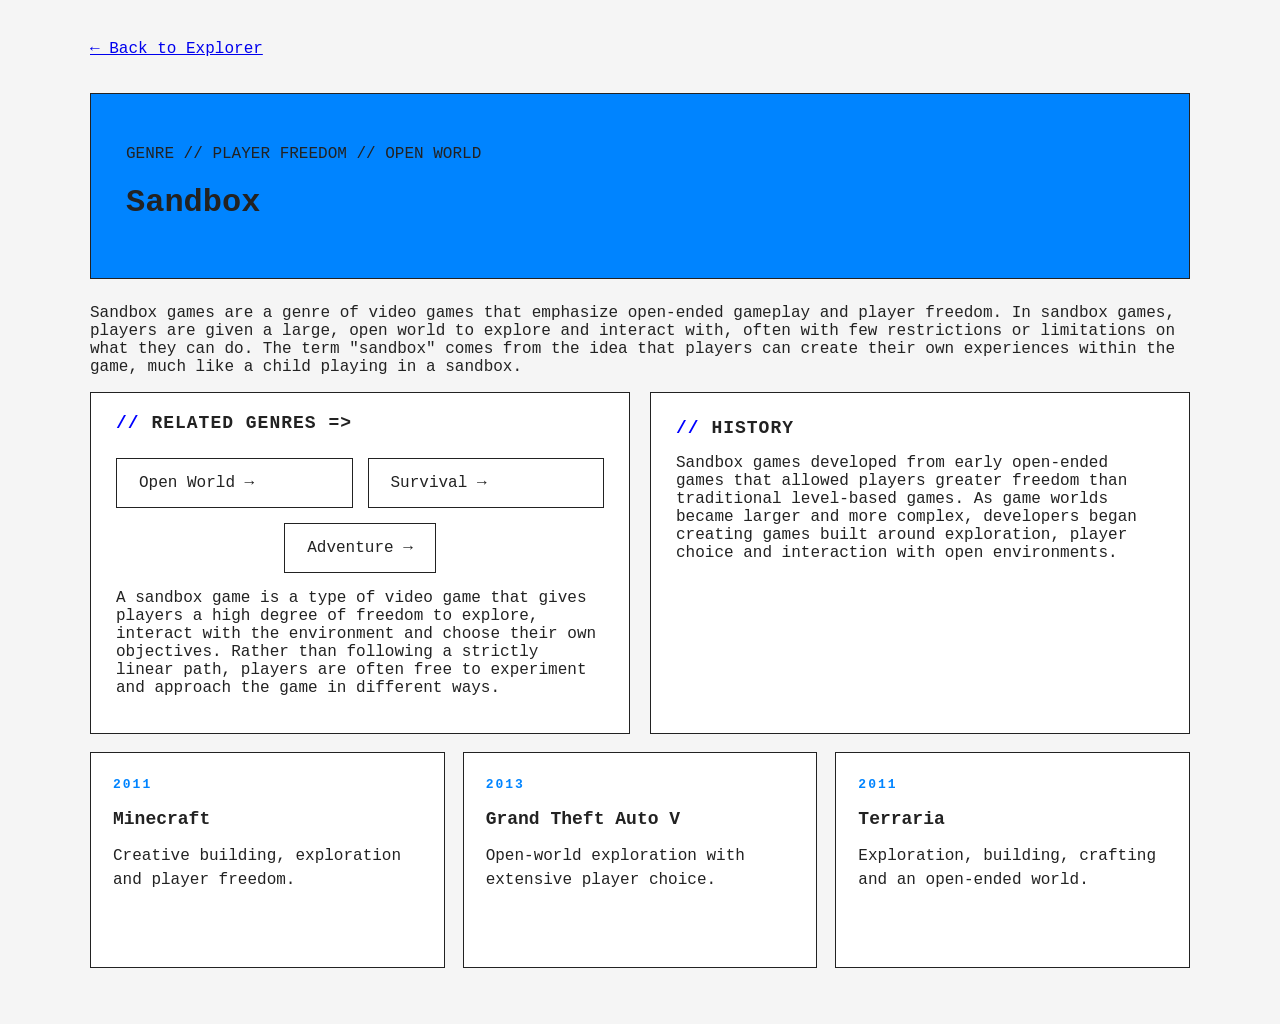
<file: genre.html>
<!DOCTYPE html>
<html lang="en">

<head>
    <meta charset="UTF-8">
    <meta name="viewport" content="width=device-width, initial-scale=1.0">
    <title>Sandbox | Historical Gaming Map</title>
    <link rel="stylesheet" href="style.css">
</head>

<body>

    <div class="genre-page">

        <a href="map.html">← Back to Explorer</a>

<div class="genre-header">
    <p class="genre-label">GENRE // PLAYER FREEDOM // OPEN WORLD</p>
    <h1>Sandbox</h1>
</div>
        <p>
            Sandbox games are a genre of video games that emphasize open-ended gameplay
            and player freedom. In sandbox games, players are given a large, open world
            to explore and interact with, often with few restrictions or limitations
            on what they can do. The term "sandbox" comes from the idea that players
            can create their own experiences within the game, much like a child playing
            in a sandbox.
        </p>

        <div class="info-grid">

    <div class="genre-section related-section">
    <h2>Related Genres =></h2>

   <div class="related-list">
    <a href="openworld.html">Open World →</a>
    <a href="survival.html">Survival →</a>
    <a href="adventure.html">Adventure →</a>
</div>

        <p>
            A sandbox game is a type of video game that gives players a high
            degree of freedom to explore, interact with the environment and
            choose their own objectives. Rather than following a strictly
            linear path, players are often free to experiment and approach
            the game in different ways.
        </p>
    </div>

    <div class="genre-section">
        <h2>History</h2>

        <p>
            Sandbox games developed from early open-ended games that allowed
            players greater freedom than traditional level-based games.
            As game worlds became larger and more complex, developers began
            creating games built around exploration, player choice and
            interaction with open environments.
        </p>
    </div>

</div>
        <div class="game-list">

    <a href="minecraft.html" class="game-card">
        <p class="game-year">2011</p>
        <h3>Minecraft</h3>
        <p>Creative building, exploration and player freedom.</p>
    </a>

    <a href="gta5.html" class="game-card">
        <p class="game-year">2013</p>
        <h3>Grand Theft Auto V</h3>
        <p>Open-world exploration with extensive player choice.</p>
    </a>

    <a href="terraria.html" class="game-card">
        <p class="game-year">2011</p>
        <h3>Terraria</h3>
        <p>Exploration, building, crafting and an open-ended world.</p>
    </a>

</div>
</div>

</body>
</file>
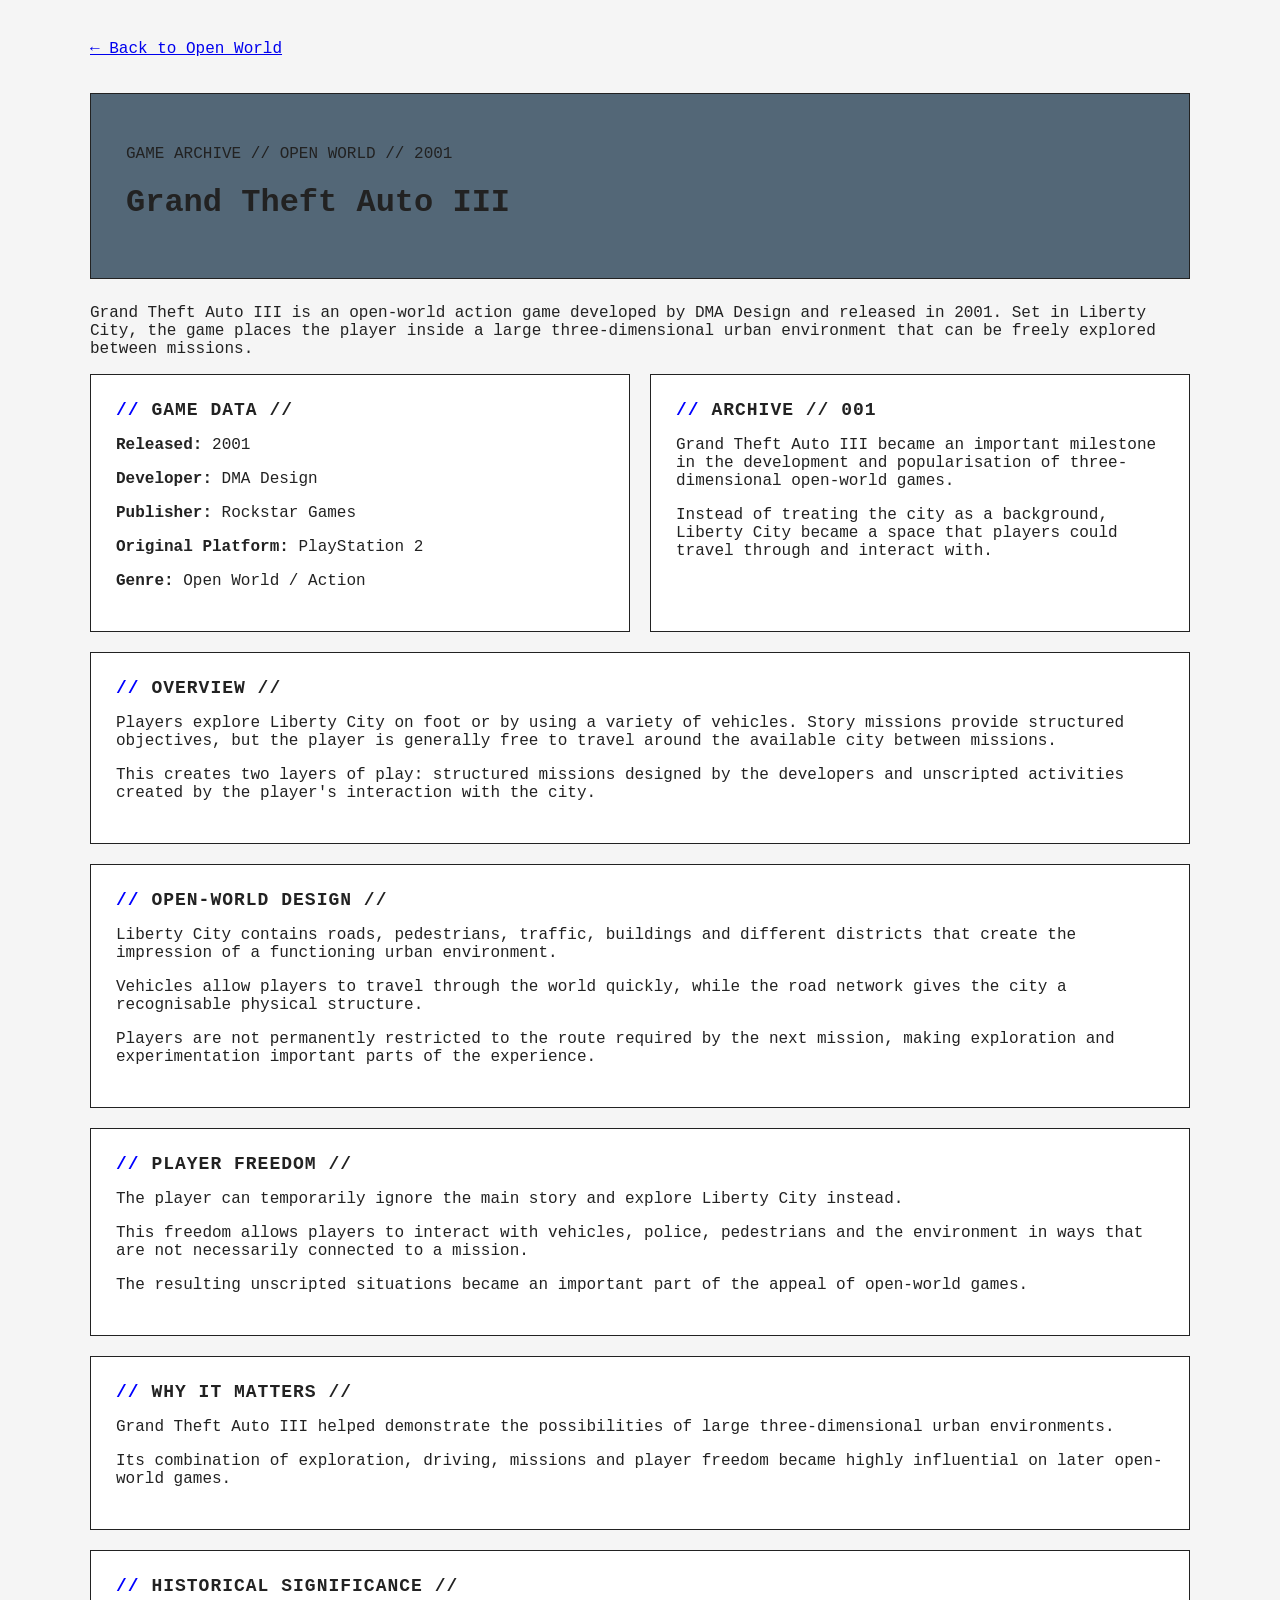
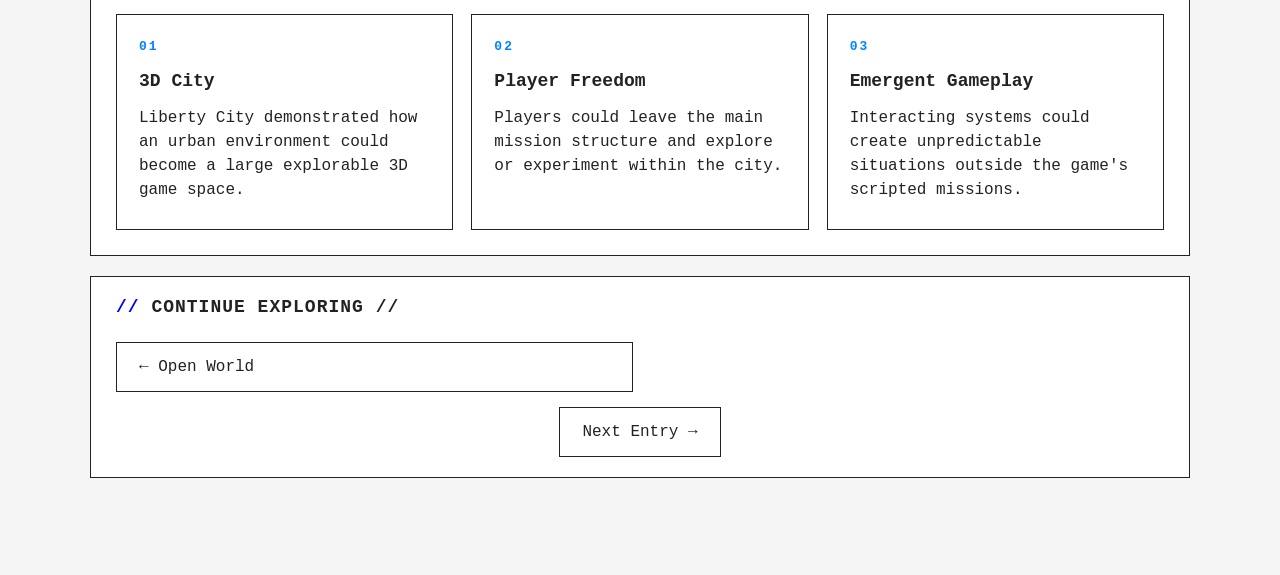
<file: gta3.html>
<!DOCTYPE html>
<html lang="en">

<head>
    <meta charset="UTF-8">
    <meta name="viewport" content="width=device-width, initial-scale=1.0">
    <title>Grand Theft Auto III | Historical Gaming Map</title>
    <link rel="stylesheet" href="style.css">
</head>

<body>

<div class="genre-page">

    <a href="openworld.html">← Back to Open World</a>

    <div class="genre-header" style="background: #536777;">
        <p class="genre-label">
            GAME ARCHIVE // OPEN WORLD // 2001
        </p>
        <h1>Grand Theft Auto III</h1>
    </div>


    <p>
        Grand Theft Auto III is an open-world action game developed by
        DMA Design and released in 2001.

        Set in Liberty City, the game places the player inside a large
        three-dimensional urban environment that can be freely explored
        between missions.
    </p>


    <div class="info-grid">

        <div class="genre-section">

            <h2>Game Data //</h2>

            <p><strong>Released:</strong> 2001</p>
            <p><strong>Developer:</strong> DMA Design</p>
            <p><strong>Publisher:</strong> Rockstar Games</p>
            <p><strong>Original Platform:</strong> PlayStation 2</p>
            <p><strong>Genre:</strong> Open World / Action</p>

        </div>


        <div class="genre-section">

            <h2>Archive // 001</h2>

            <p>
                Grand Theft Auto III became an important milestone in
                the development and popularisation of three-dimensional
                open-world games.
            </p>

            <p>
                Instead of treating the city as a background, Liberty City
                became a space that players could travel through and
                interact with.
            </p>

        </div>

    </div>


    <div class="genre-section">

        <h2>Overview //</h2>

        <p>
            Players explore Liberty City on foot or by using a variety of
            vehicles. Story missions provide structured objectives, but the
            player is generally free to travel around the available city
            between missions.
        </p>

        <p>
            This creates two layers of play: structured missions designed
            by the developers and unscripted activities created by the
            player's interaction with the city.
        </p>

    </div>


    <div class="genre-section">

        <h2>Open-World Design //</h2>

        <p>
            Liberty City contains roads, pedestrians, traffic, buildings
            and different districts that create the impression of a
            functioning urban environment.
        </p>

        <p>
            Vehicles allow players to travel through the world quickly,
            while the road network gives the city a recognisable physical
            structure.
        </p>

        <p>
            Players are not permanently restricted to the route required
            by the next mission, making exploration and experimentation
            important parts of the experience.
        </p>

    </div>


    <div class="genre-section">

        <h2>Player Freedom //</h2>

        <p>
            The player can temporarily ignore the main story and explore
            Liberty City instead.
        </p>

        <p>
            This freedom allows players to interact with vehicles, police,
            pedestrians and the environment in ways that are not necessarily
            connected to a mission.
        </p>

        <p>
            The resulting unscripted situations became an important part
            of the appeal of open-world games.
        </p>

    </div>


    <div class="genre-section">

        <h2>Why It Matters //</h2>

        <p>
            Grand Theft Auto III helped demonstrate the possibilities of
            large three-dimensional urban environments.
        </p>

        <p>
            Its combination of exploration, driving, missions and player
            freedom became highly influential on later open-world games.
        </p>

    </div>


    <div class="genre-section">

        <h2>Historical Significance //</h2>

        <div class="game-list">

            <div class="game-card">
                <p class="game-year">01</p>
                <h3>3D City</h3>
                <p>
                    Liberty City demonstrated how an urban environment
                    could become a large explorable 3D game space.
                </p>
            </div>

            <div class="game-card">
                <p class="game-year">02</p>
                <h3>Player Freedom</h3>
                <p>
                    Players could leave the main mission structure and
                    explore or experiment within the city.
                </p>
            </div>

            <div class="game-card">
                <p class="game-year">03</p>
                <h3>Emergent Gameplay</h3>
                <p>
                    Interacting systems could create unpredictable situations
                    outside the game's scripted missions.
                </p>
            </div>

        </div>

    </div>


    <div class="genre-section">

        <h2>Continue Exploring //</h2>

        <div class="related-list">
            <a href="openworld.html">← Open World</a>
            <a href="skyrim.html">Next Entry →</a>
        </div>

    </div>

</div>

</body>
</html>
</file>
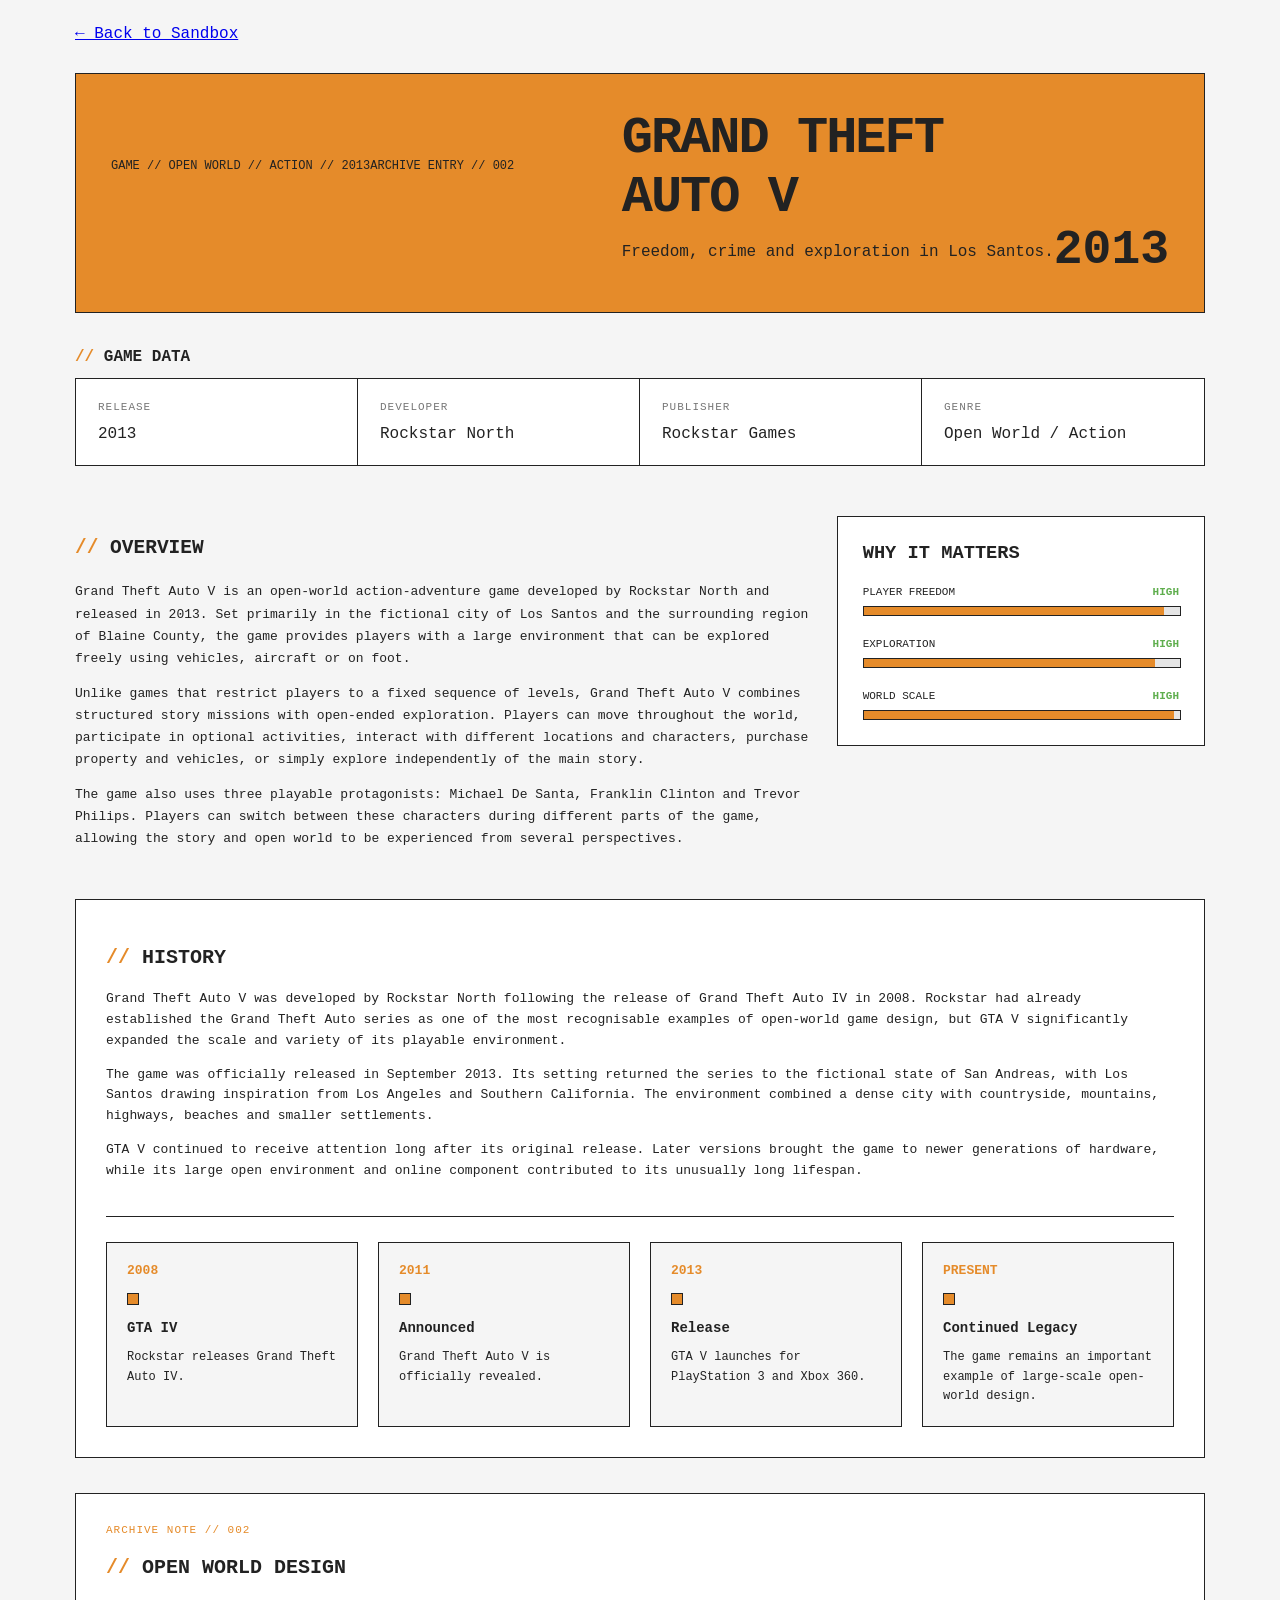
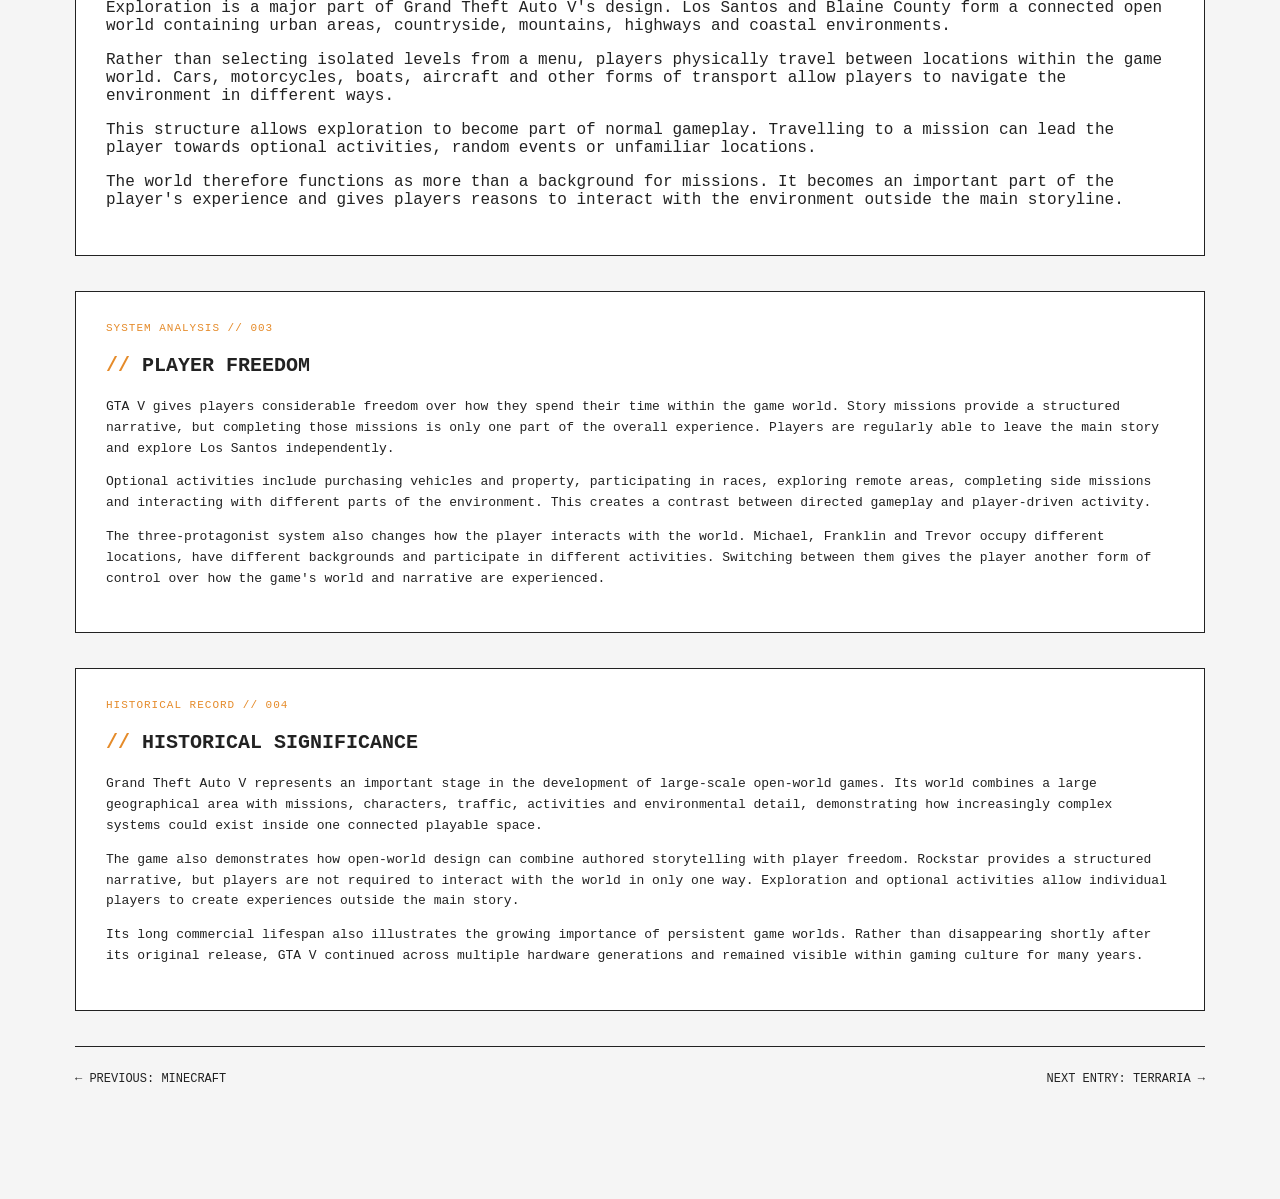
<file: gta5.html>
<!DOCTYPE html>
<html lang="en">

<head>
    <meta charset="UTF-8">
    <meta name="viewport" content="width=device-width, initial-scale=1.0">

    <title>Grand Theft Auto V | Historical Gaming Map</title>

    <link rel="stylesheet" href="style.css">
</head>


<body>

    <div class="game-wiki-page gta-page">


        <!-- =========================
             BACK NAVIGATION
        ========================== -->

        <a href="genre.html" class="game-back-link">
            ← Back to Sandbox
        </a>


        <!-- =========================
             GTA V HEADER
        ========================== -->

        <header class="game-hero gta-hero">

            <div class="game-hero-top">

                <span>
                    GAME // OPEN WORLD // ACTION // 2013
                </span>

                <span>
                    ARCHIVE ENTRY // 002
                </span>

            </div>


            <div class="game-hero-main">

                <div>

                    <h1>
                        GRAND THEFT<br>
                        AUTO V
                    </h1>

                    <p>
                        Freedom, crime and exploration in Los Santos.
                    </p>

                </div>


                <div class="game-hero-year">
                    2013
                </div>

            </div>

        </header>


        <!-- =========================
             GAME DATA
        ========================== -->

        <section class="game-data-section">

            <h2>
                <span>//</span> GAME DATA
            </h2>


            <div class="game-data-grid">

                <div class="data-box">

                    <p>RELEASE</p>

                    <h3>
                        2013
                    </h3>

                </div>


                <div class="data-box">

                    <p>DEVELOPER</p>

                    <h3>
                        Rockstar North
                    </h3>

                </div>


                <div class="data-box">

                    <p>PUBLISHER</p>

                    <h3>
                        Rockstar Games
                    </h3>

                </div>


                <div class="data-box">

                    <p>GENRE</p>

                    <h3>
                        Open World / Action
                    </h3>

                </div>

            </div>

        </section>


        <!-- =========================
             OVERVIEW
        ========================== -->

        <section class="game-overview-section">


            <div class="game-overview-text">

                <h2 class="game-section-title">
                    <span>//</span> OVERVIEW
                </h2>


                <p>
                    Grand Theft Auto V is an open-world action-adventure
                    game developed by Rockstar North and released in 2013.
                    Set primarily in the fictional city of Los Santos and
                    the surrounding region of Blaine County, the game
                    provides players with a large environment that can be
                    explored freely using vehicles, aircraft or on foot.
                </p>


                <p>
                    Unlike games that restrict players to a fixed sequence
                    of levels, Grand Theft Auto V combines structured story
                    missions with open-ended exploration. Players can move
                    throughout the world, participate in optional
                    activities, interact with different locations and
                    characters, purchase property and vehicles, or simply
                    explore independently of the main story.
                </p>


                <p>
                    The game also uses three playable protagonists:
                    Michael De Santa, Franklin Clinton and Trevor Philips.
                    Players can switch between these characters during
                    different parts of the game, allowing the story and
                    open world to be experienced from several perspectives.
                </p>

            </div>


            <!-- WHY IT MATTERS -->

            <aside class="game-stats">

                <h3>
                    WHY IT MATTERS
                </h3>


                <!-- FREEDOM -->

                <div class="stat-item">

                    <div class="stat-heading">

                        <span>PLAYER FREEDOM</span>

                        <span class="gta-stat-text">
                            HIGH
                        </span>

                    </div>

                    <div class="stat-bar">

                        <div class="stat-fill gta-stat freedom"></div>

                    </div>

                </div>


                <!-- EXPLORATION -->

                <div class="stat-item">

                    <div class="stat-heading">

                        <span>EXPLORATION</span>

                        <span class="gta-stat-text">
                            HIGH
                        </span>

                    </div>

                    <div class="stat-bar">

                        <div class="stat-fill gta-stat exploration"></div>

                    </div>

                </div>


                <!-- WORLD SCALE -->

                <div class="stat-item">

                    <div class="stat-heading">

                        <span>WORLD SCALE</span>

                        <span class="gta-stat-text">
                            HIGH
                        </span>

                    </div>

                    <div class="stat-bar">

                        <div class="stat-fill gta-stat world-scale"></div>

                    </div>

                </div>

            </aside>

        </section>


        <!-- =========================
             HISTORY
        ========================== -->

        <section class="wiki-section history-section">

            <h2>
                <span>//</span> HISTORY
            </h2>


            <p>
                Grand Theft Auto V was developed by Rockstar North
                following the release of Grand Theft Auto IV in 2008.
                Rockstar had already established the Grand Theft Auto
                series as one of the most recognisable examples of
                open-world game design, but GTA V significantly expanded
                the scale and variety of its playable environment.
            </p>


            <p>
                The game was officially released in September 2013.
                Its setting returned the series to the fictional state
                of San Andreas, with Los Santos drawing inspiration from
                Los Angeles and Southern California. The environment
                combined a dense city with countryside, mountains,
                highways, beaches and smaller settlements.
            </p>


            <p>
                GTA V continued to receive attention long after its
                original release. Later versions brought the game to
                newer generations of hardware, while its large open
                environment and online component contributed to its
                unusually long lifespan.
            </p>


            <!-- TIMELINE -->

            <div class="game-timeline">


                <div class="timeline-item">

                    <span class="timeline-year">
                        2008
                    </span>

                    <span class="timeline-dot"></span>

                    <h3>
                        GTA IV
                    </h3>

                    <p>
                        Rockstar releases Grand Theft Auto IV.
                    </p>

                </div>


                <div class="timeline-item">

                    <span class="timeline-year">
                        2011
                    </span>

                    <span class="timeline-dot"></span>

                    <h3>
                        Announced
                    </h3>

                    <p>
                        Grand Theft Auto V is officially revealed.
                    </p>

                </div>


                <div class="timeline-item">

                    <span class="timeline-year">
                        2013
                    </span>

                    <span class="timeline-dot"></span>

                    <h3>
                        Release
                    </h3>

                    <p>
                        GTA V launches for PlayStation 3 and Xbox 360.
                    </p>

                </div>


                <div class="timeline-item">

                    <span class="timeline-year">
                        PRESENT
                    </span>

                    <span class="timeline-dot"></span>

                    <h3>
                        Continued Legacy
                    </h3>

                    <p>
                        The game remains an important example of
                        large-scale open-world design.
                    </p>

                </div>


            </div>

        </section>


        <!-- =========================
             OPEN WORLD DESIGN
        ========================== -->

        <section class="wiki-section gta-feature-section">

            <div class="archive-label">
                ARCHIVE NOTE // 002
            </div>


            <h2>
                <span>//</span> OPEN WORLD DESIGN
            </h2>


            <div class="feature-columns">

                <div>

                    <p>
                        Exploration is a major part of Grand Theft Auto V's
                        design. Los Santos and Blaine County form a
                        connected open world containing urban areas,
                        countryside, mountains, highways and coastal
                        environments.
                    </p>


                    <p>
                        Rather than selecting isolated levels from a menu,
                        players physically travel between locations within
                        the game world. Cars, motorcycles, boats, aircraft
                        and other forms of transport allow players to
                        navigate the environment in different ways.
                    </p>

                </div>


                <div>

                    <p>
                        This structure allows exploration to become part
                        of normal gameplay. Travelling to a mission can
                        lead the player towards optional activities,
                        random events or unfamiliar locations.
                    </p>


                    <p>
                        The world therefore functions as more than a
                        background for missions. It becomes an important
                        part of the player's experience and gives players
                        reasons to interact with the environment outside
                        the main storyline.
                    </p>

                </div>

            </div>

        </section>


        <!-- =========================
             PLAYER FREEDOM
        ========================== -->

        <section class="wiki-section gta-freedom-section">

            <div class="archive-label">
                SYSTEM ANALYSIS // 003
            </div>


            <h2>
                <span>//</span> PLAYER FREEDOM
            </h2>


            <p>
                GTA V gives players considerable freedom over how they
                spend their time within the game world. Story missions
                provide a structured narrative, but completing those
                missions is only one part of the overall experience.
                Players are regularly able to leave the main story and
                explore Los Santos independently.
            </p>


            <p>
                Optional activities include purchasing vehicles and
                property, participating in races, exploring remote areas,
                completing side missions and interacting with different
                parts of the environment. This creates a contrast between
                directed gameplay and player-driven activity.
            </p>


            <p>
                The three-protagonist system also changes how the player
                interacts with the world. Michael, Franklin and Trevor
                occupy different locations, have different backgrounds
                and participate in different activities. Switching
                between them gives the player another form of control
                over how the game's world and narrative are experienced.
            </p>

        </section>


        <!-- =========================
             HISTORICAL SIGNIFICANCE
        ========================== -->

        <section class="wiki-section significance-section">

            <div class="archive-label">
                HISTORICAL RECORD // 004
            </div>


            <h2>
                <span>//</span> HISTORICAL SIGNIFICANCE
            </h2>


            <p>
                Grand Theft Auto V represents an important stage in the
                development of large-scale open-world games. Its world
                combines a large geographical area with missions,
                characters, traffic, activities and environmental
                detail, demonstrating how increasingly complex systems
                could exist inside one connected playable space.
            </p>


            <p>
                The game also demonstrates how open-world design can
                combine authored storytelling with player freedom.
                Rockstar provides a structured narrative, but players
                are not required to interact with the world in only one
                way. Exploration and optional activities allow individual
                players to create experiences outside the main story.
            </p>


            <p>
                Its long commercial lifespan also illustrates the growing
                importance of persistent game worlds. Rather than
                disappearing shortly after its original release, GTA V
                continued across multiple hardware generations and
                remained visible within gaming culture for many years.
            </p>

        </section>


        <!-- =========================
             PAGE NAVIGATION
        ========================== -->

        <div class="game-page-navigation">

            <a href="minecraft.html">
                ← PREVIOUS: MINECRAFT
            </a>

            <a href="terraria.html">
                NEXT ENTRY: TERRARIA →
            </a>

        </div>


    </div>

</body>

</html>
</file>
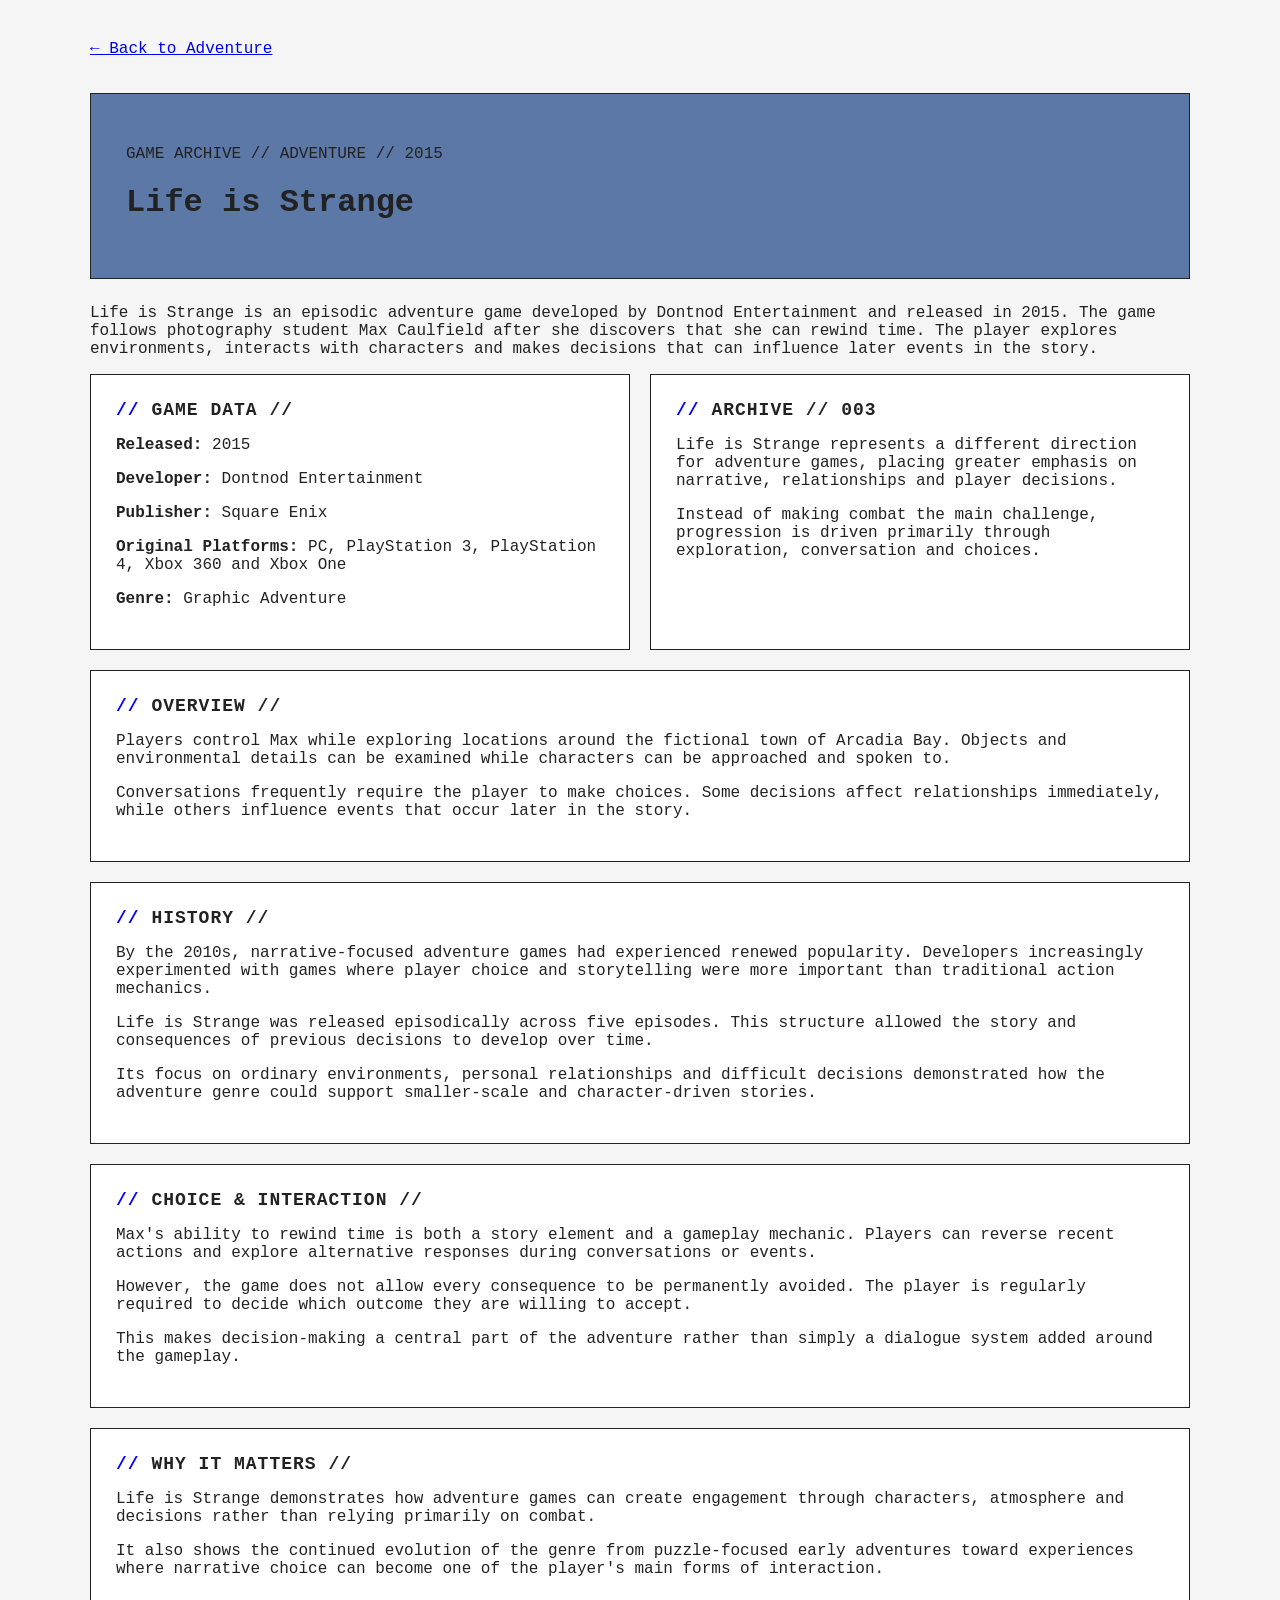
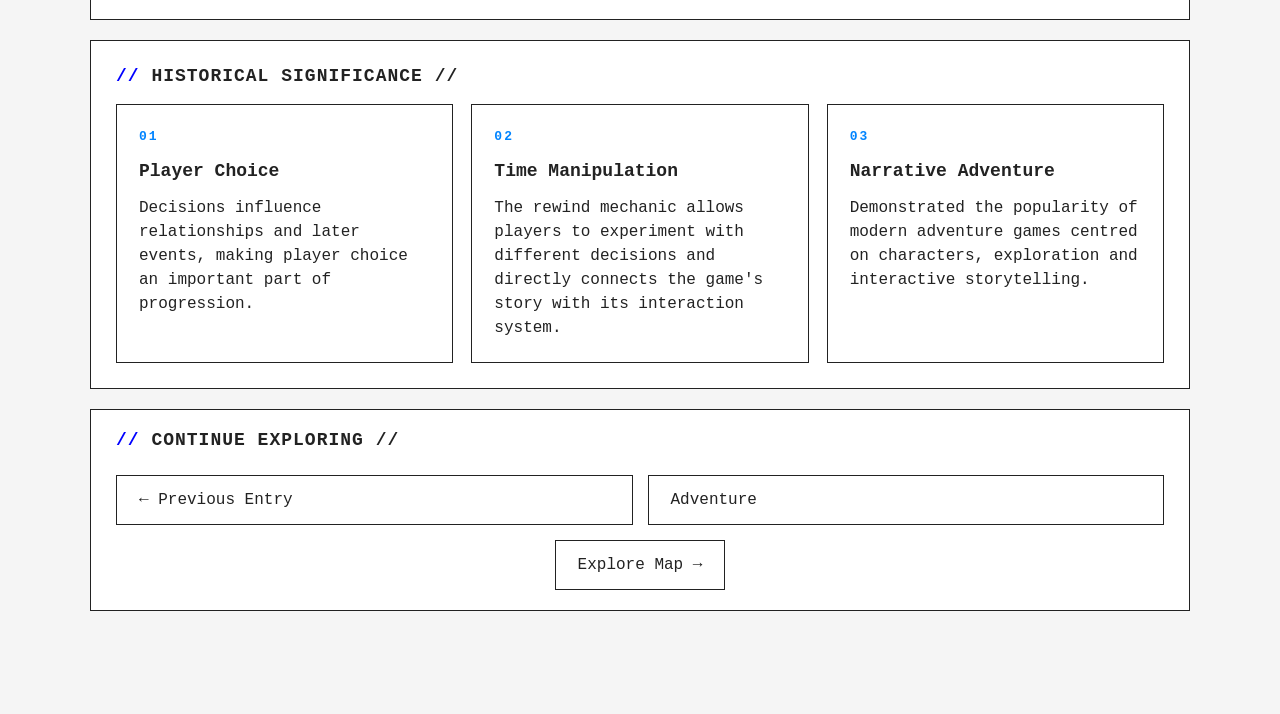
<file: lifeisstrange.html>
<!DOCTYPE html>
<html lang="en">

<head>
    <meta charset="UTF-8">
    <meta name="viewport" content="width=device-width, initial-scale=1.0">

    <title>Life is Strange | Historical Gaming Map</title>

    <link rel="stylesheet" href="style.css">
</head>

<body>

    <div class="genre-page">

        <a href="adventure.html">← Back to Adventure</a>


        <!-- GAME HEADER -->

        <div class="genre-header" style="background: #5b78a6;">

            <p class="genre-label">
                GAME ARCHIVE // ADVENTURE // 2015
            </p>

            <h1>Life is Strange</h1>

        </div>


        <!-- INTRODUCTION -->

        <p>
            Life is Strange is an episodic adventure game developed by
            Dontnod Entertainment and released in 2015.

            The game follows photography student Max Caulfield after she
            discovers that she can rewind time. The player explores
            environments, interacts with characters and makes decisions
            that can influence later events in the story.
        </p>


        <!-- GAME INFORMATION -->

        <div class="info-grid">

            <div class="genre-section">

                <h2>Game Data //</h2>

                <p><strong>Released:</strong> 2015</p>

                <p><strong>Developer:</strong> Dontnod Entertainment</p>

                <p><strong>Publisher:</strong> Square Enix</p>

                <p>
                    <strong>Original Platforms:</strong>
                    PC, PlayStation 3, PlayStation 4,
                    Xbox 360 and Xbox One
                </p>

                <p><strong>Genre:</strong> Graphic Adventure</p>

            </div>


            <div class="genre-section">

                <h2>Archive // 003</h2>

                <p>
                    Life is Strange represents a different direction for
                    adventure games, placing greater emphasis on narrative,
                    relationships and player decisions.
                </p>

                <p>
                    Instead of making combat the main challenge, progression
                    is driven primarily through exploration, conversation
                    and choices.
                </p>

            </div>

        </div>


        <!-- OVERVIEW -->

        <div class="genre-section">

            <h2>Overview //</h2>

            <p>
                Players control Max while exploring locations around the
                fictional town of Arcadia Bay. Objects and environmental
                details can be examined while characters can be approached
                and spoken to.
            </p>

            <p>
                Conversations frequently require the player to make choices.
                Some decisions affect relationships immediately, while
                others influence events that occur later in the story.
            </p>

        </div>


        <!-- HISTORY -->

        <div class="genre-section">

            <h2>History //</h2>

            <p>
                By the 2010s, narrative-focused adventure games had experienced
                renewed popularity. Developers increasingly experimented with
                games where player choice and storytelling were more important
                than traditional action mechanics.
            </p>

            <p>
                Life is Strange was released episodically across five episodes.
                This structure allowed the story and consequences of previous
                decisions to develop over time.
            </p>

            <p>
                Its focus on ordinary environments, personal relationships and
                difficult decisions demonstrated how the adventure genre could
                support smaller-scale and character-driven stories.
            </p>

        </div>


        <!-- PLAYER CHOICE -->

        <div class="genre-section">

            <h2>Choice & Interaction //</h2>

            <p>
                Max's ability to rewind time is both a story element and a
                gameplay mechanic. Players can reverse recent actions and
                explore alternative responses during conversations or events.
            </p>

            <p>
                However, the game does not allow every consequence to be
                permanently avoided. The player is regularly required to
                decide which outcome they are willing to accept.
            </p>

            <p>
                This makes decision-making a central part of the adventure
                rather than simply a dialogue system added around the
                gameplay.
            </p>

        </div>


        <!-- WHY IT MATTERS -->

        <div class="genre-section">

            <h2>Why It Matters //</h2>

            <p>
                Life is Strange demonstrates how adventure games can create
                engagement through characters, atmosphere and decisions
                rather than relying primarily on combat.
            </p>

            <p>
                It also shows the continued evolution of the genre from
                puzzle-focused early adventures toward experiences where
                narrative choice can become one of the player's main forms
                of interaction.
            </p>

        </div>


        <!-- HISTORICAL SIGNIFICANCE -->

        <div class="genre-section">

            <h2>Historical Significance //</h2>

            <div class="game-list">


                <div class="game-card">

                    <p class="game-year">01</p>

                    <h3>Player Choice</h3>

                    <p>
                        Decisions influence relationships and later events,
                        making player choice an important part of progression.
                    </p>

                </div>


                <div class="game-card">

                    <p class="game-year">02</p>

                    <h3>Time Manipulation</h3>

                    <p>
                        The rewind mechanic allows players to experiment with
                        different decisions and directly connects the game's
                        story with its interaction system.
                    </p>

                </div>


                <div class="game-card">

                    <p class="game-year">03</p>

                    <h3>Narrative Adventure</h3>

                    <p>
                        Demonstrated the popularity of modern adventure games
                        centred on characters, exploration and interactive
                        storytelling.
                    </p>

                </div>


            </div>

        </div>


        <!-- NAVIGATION -->

        <div class="genre-section">

            <h2>Continue Exploring //</h2>

            <div class="related-list">

                <a href="uncharted2.html">← Previous Entry</a>

                <a href="adventure.html">Adventure</a>

                <a href="map.html">Explore Map →</a>

            </div>

        </div>


    </div>

</body>

</html>
</file>
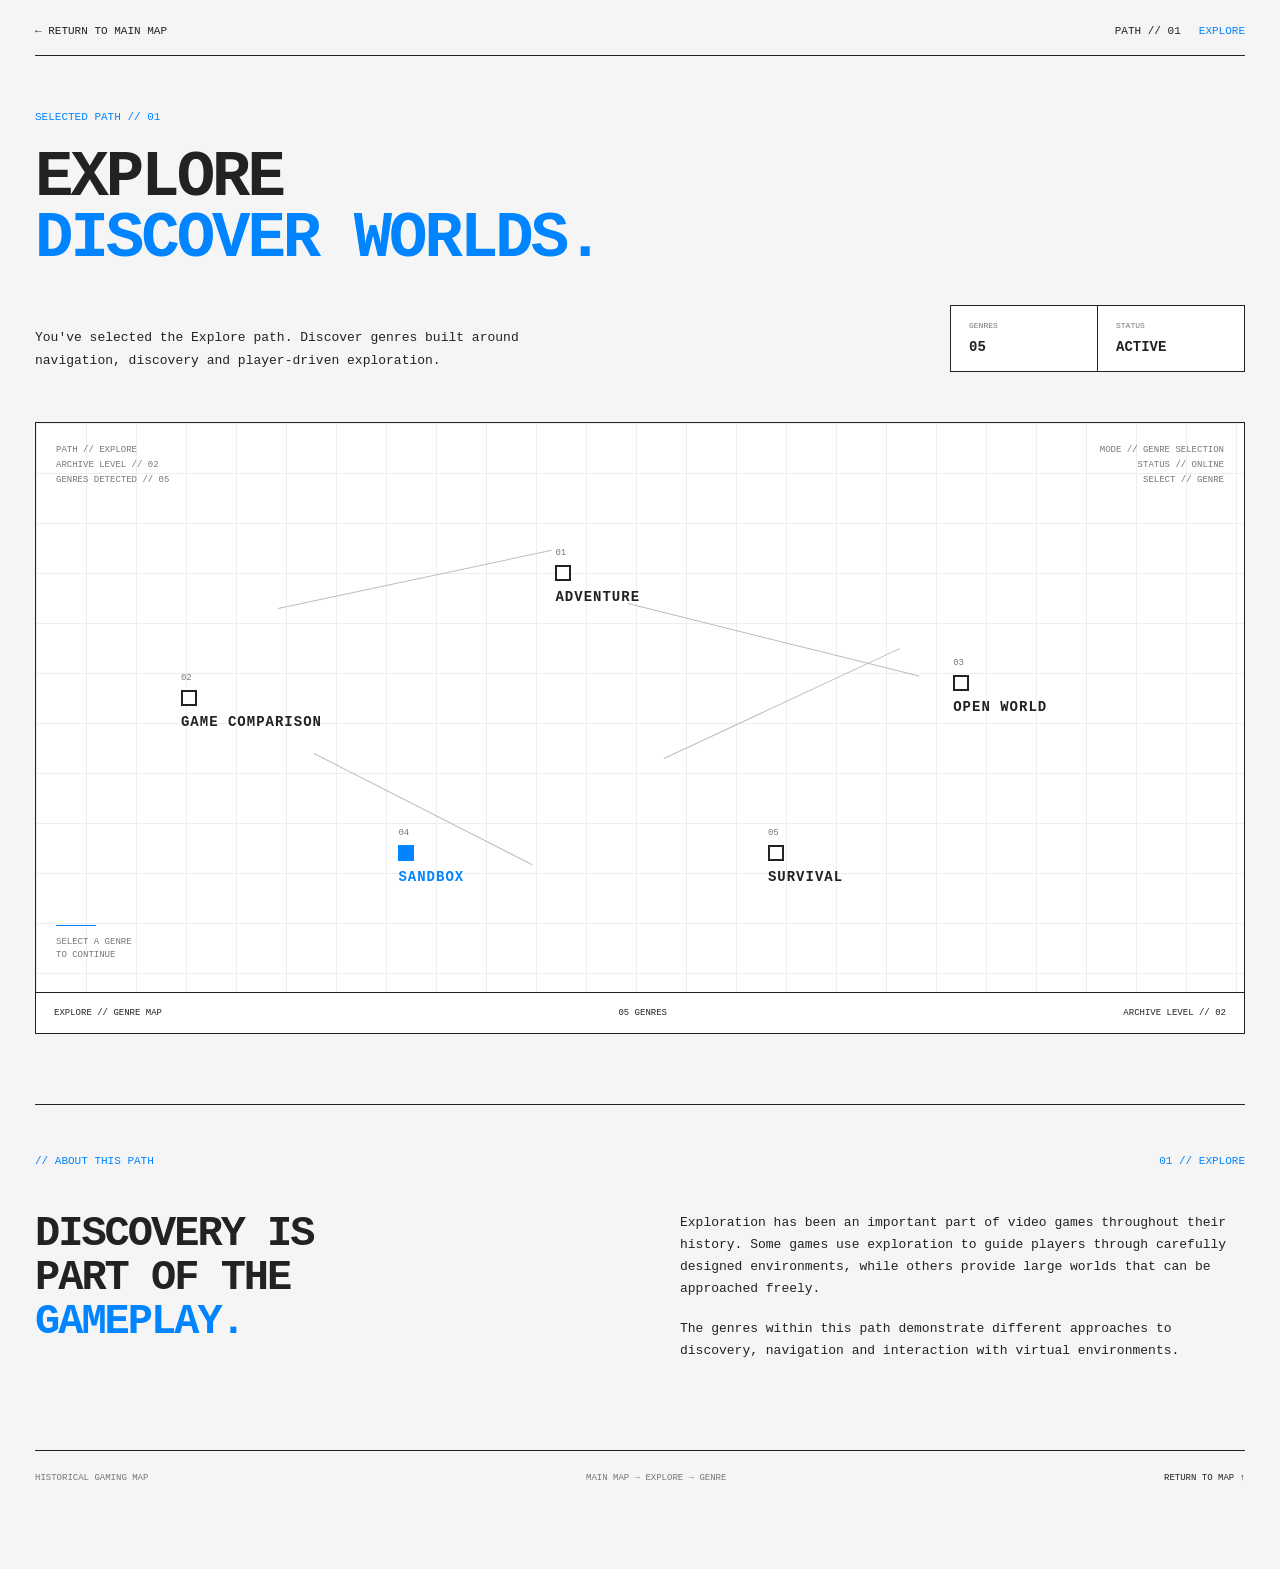
<file: map.html>
<!DOCTYPE html>
<html lang="en">

<head>
    <meta charset="UTF-8">
    <meta name="viewport" content="width=device-width, initial-scale=1.0">

    <title>Explore | Historical Gaming Map</title>

    <link rel="stylesheet" href="style.css">
</head>

<body>

    <main class="explore-page">


        <!-- =========================
             TOP NAVIGATION
        ========================== -->

        <header class="explore-nav">

            <a href="index.html">
                ← RETURN TO MAIN MAP
            </a>

            <div class="explore-nav-info">

                <span>PATH // 01</span>
                <span>EXPLORE</span>

            </div>

        </header>


        <!-- =========================
             INTRODUCTION
        ========================== -->

        <section class="explore-intro">

            <div class="explore-intro-label">
                SELECTED PATH // 01
            </div>

            <h1>
                EXPLORE<br>
                <span>DISCOVER WORLDS.</span>
            </h1>


            <div class="explore-intro-bottom">

                <p>
                    You've selected the Explore path.
                    Discover genres built around navigation,
                    discovery and player-driven exploration.
                </p>

                <div class="explore-stats">

                    <div>
                        <span>GENRES</span>
                        <strong>05</strong>
                    </div>

                    <div>
                        <span>STATUS</span>
                        <strong>ACTIVE</strong>
                    </div>

                </div>

            </div>

        </section>


        <!-- =========================
             GENRE MAP
        ========================== -->

        <section class="genre-map">


            <!-- TOP INTERFACE -->

            <div class="genre-map-interface genre-interface-left">

                <p>PATH // EXPLORE</p>
                <p>ARCHIVE LEVEL // 02</p>
                <p>GENRES DETECTED // 05</p>

            </div>


            <div class="genre-map-interface genre-interface-right">

                <p>MODE // GENRE SELECTION</p>
                <p>STATUS // ONLINE</p>
                <p>SELECT // GENRE</p>

            </div>


            <!-- CONNECTION LINES -->

            <div class="genre-line genre-line-one"></div>
            <div class="genre-line genre-line-two"></div>
            <div class="genre-line genre-line-three"></div>
            <div class="genre-line genre-line-four"></div>


            <!-- =====================
                 ADVENTURE
            ====================== -->

            <a href="adventure.html"
               class="genre-map-node genre-adventure">

                <span class="genre-number">
                    01
                </span>

                <span class="genre-dot"></span>

                <strong>
                    ADVENTURE
                </strong>

                <span class="genre-node-description">
                    Discovery // Story // Journey
                </span>

            </a>


            <!-- =====================
                 GAME COMPARISON
            ====================== -->

            <a href="./compare.html"
               class="genre-map-node genre-comparison">

                <span class="genre-number">
                    02
                </span>

                <span class="genre-dot"></span>

                <strong>
                    GAME COMPARISON
                </strong>

                <span class="genre-node-description">
                    Games // Mechanics // Influence
                </span>

            </a>


            <!-- =====================
                 OPEN WORLD
            ====================== -->

            <a href="openworld.html"
               class="genre-map-node genre-open-world">

                <span class="genre-number">
                    03
                </span>

                <span class="genre-dot"></span>

                <strong>
                    OPEN WORLD
                </strong>

                <span class="genre-node-description">
                    Freedom // Navigation // Exploration
                </span>

            </a>


            <!-- =====================
                 SANDBOX
            ====================== -->

            <a href="genre.html"
               class="genre-map-node genre-sandbox">

                <span class="genre-number">
                    04
                </span>

                <span class="genre-dot"></span>

                <strong>
                    SANDBOX
                </strong>

                <span class="genre-node-description">
                    Creation // Freedom // Experimentation
                </span>

                <span class="genre-enter">
                    ENTER GENRE →
                </span>

            </a>


            <!-- =====================
                 SURVIVAL
            ====================== -->

            <a href="survival.html"
               class="genre-map-node genre-survival">

                <span class="genre-number">
                    05
                </span>

                <span class="genre-dot"></span>

                <strong>
                    SURVIVAL
                </strong>

                <span class="genre-node-description">
                    Resources // Risk // Endurance
                </span>

            </a>


            <!-- MAP INSTRUCTION -->

            <div class="genre-map-instruction">

                <span></span>

                <p>
                    SELECT A GENRE<br>
                    TO CONTINUE
                </p>

            </div>


            <!-- MAP FOOTER -->

            <div class="genre-map-footer">

                <span>
                    EXPLORE // GENRE MAP
                </span>

                <span>
                    05 GENRES
                </span>

                <span>
                    ARCHIVE LEVEL // 02
                </span>

            </div>

        </section>


        <!-- =========================
             PATH INFORMATION
        ========================== -->

        <section class="explore-about">

            <div class="explore-section-label">

                <span>// ABOUT THIS PATH</span>

                <span>01 // EXPLORE</span>

            </div>


            <div class="explore-about-layout">

                <h2>
                    DISCOVERY IS<br>
                    PART OF THE<br>
                    <span>GAMEPLAY.</span>
                </h2>


                <div>

                    <p>
                        Exploration has been an important part of video
                        games throughout their history. Some games use
                        exploration to guide players through carefully
                        designed environments, while others provide large
                        worlds that can be approached freely.
                    </p>

                    <p>
                        The genres within this path demonstrate different
                        approaches to discovery, navigation and interaction
                        with virtual environments.
                    </p>

                </div>

            </div>

        </section>


        <!-- =========================
             FOOTER
        ========================== -->

        <footer class="explore-footer">

            <span>
                HISTORICAL GAMING MAP
            </span>

            <span>
                MAIN MAP → EXPLORE → GENRE
            </span>

            <a href="index.html">
                RETURN TO MAP ↑
            </a>

        </footer>


    </main>

</body>

</html>
</file>
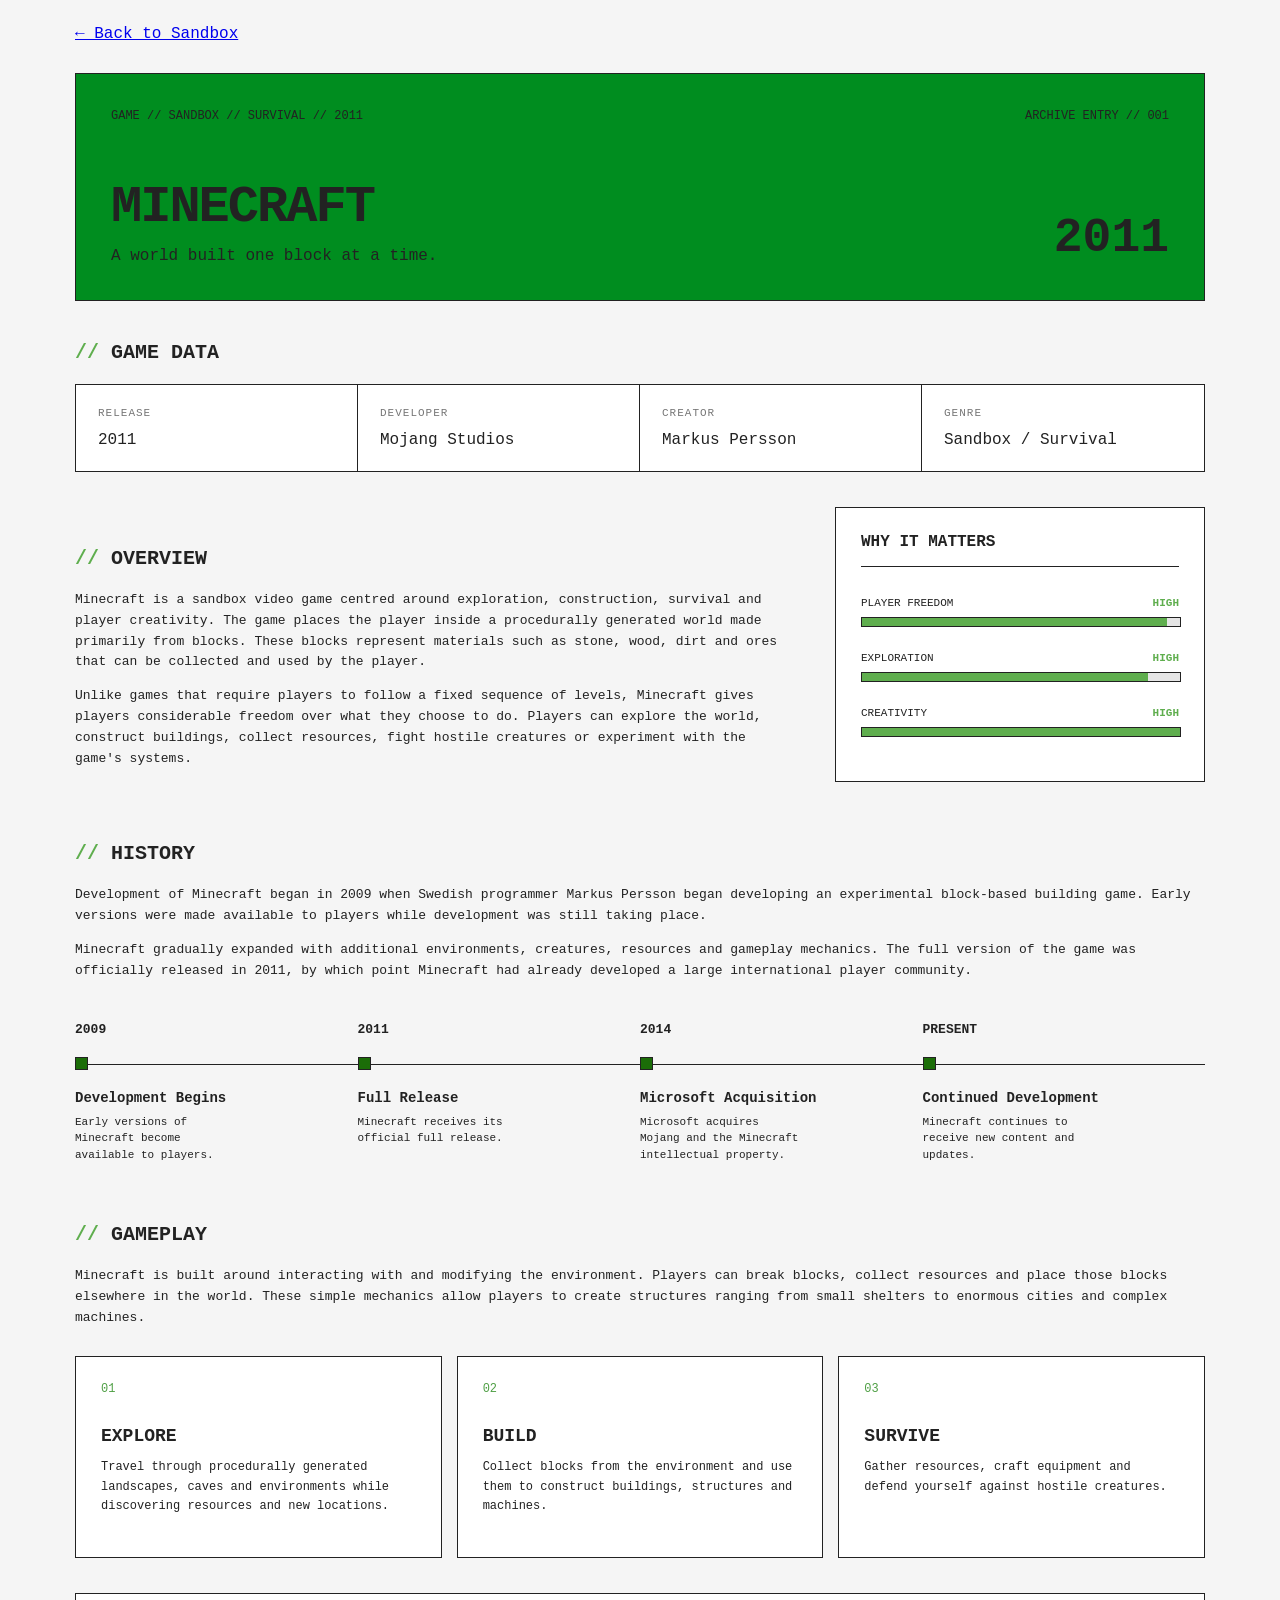
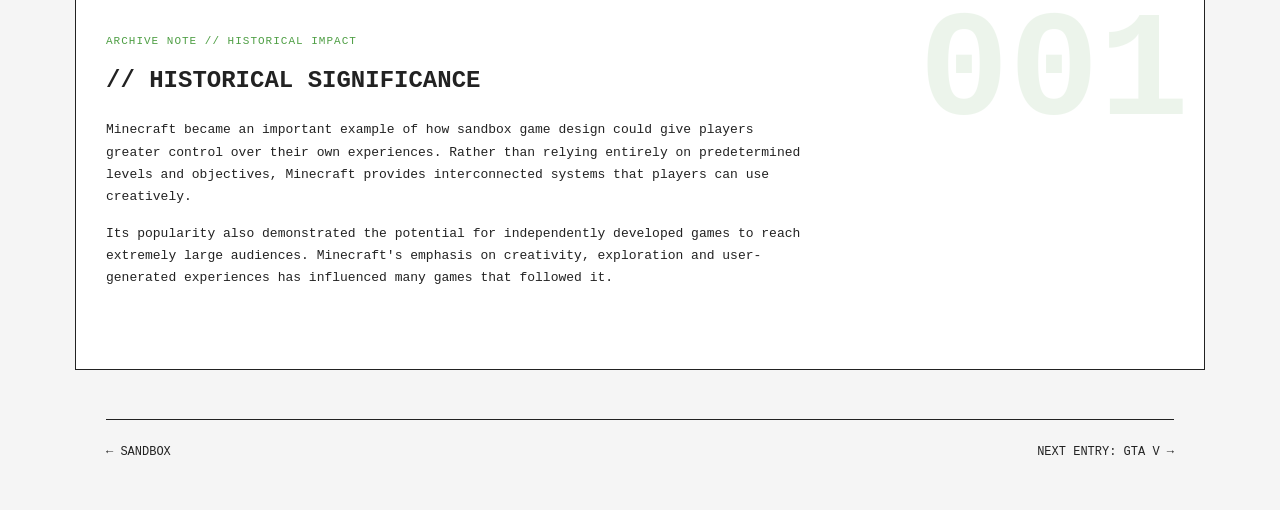
<file: minecraft.html>
<!DOCTYPE html>
<html lang="en">

<head>
    <meta charset="UTF-8">
    <meta name="viewport" content="width=device-width, initial-scale=1.0">
    <title>Minecraft | Historical Gaming Map</title>
    <link rel="stylesheet" href="style.css">
</head>

<body>

    <div class="game-wiki-page">

        <!-- Back Button -->
        <a href="genre.html" class="back-link">
            ← Back to Sandbox
        </a>


        <!-- =========================
             GAME HERO
        ========================== -->

        <div class="game-hero">

            <div class="game-hero-top">
                <p>GAME // SANDBOX // SURVIVAL // 2011</p>
                <p>ARCHIVE ENTRY // 001</p>
            </div>

            <div class="game-hero-main">

                <div>
                    <h1>MINECRAFT</h1>
                    <p class="game-tagline">
                        A world built one block at a time.
                    </p>
                </div>

                <div class="game-hero-year">
                    2011
                </div>

            </div>

        </div>


        <!-- =========================
             GAME DATA
        ========================== -->

        <section class="wiki-section">

            <h2>
                <span>//</span> GAME DATA
            </h2>

            <div class="game-data-grid">

                <div class="data-box">
                    <p>RELEASE</p>
                    <h3>2011</h3>
                </div>

                <div class="data-box">
                    <p>DEVELOPER</p>
                    <h3>Mojang Studios</h3>
                </div>

                <div class="data-box">
                    <p>CREATOR</p>
                    <h3>Markus Persson</h3>
                </div>

                <div class="data-box">
                    <p>GENRE</p>
                    <h3>Sandbox / Survival</h3>
                </div>

            </div>

        </section>


        <!-- =========================
             OVERVIEW
        ========================== -->

        <div class="overview-layout">

            <section class="wiki-section overview-section">

                <h2>
                    <span>//</span> OVERVIEW
                </h2>

                <p>
                    Minecraft is a sandbox video game centred around
                    exploration, construction, survival and player creativity.
                    The game places the player inside a procedurally generated
                    world made primarily from blocks. These blocks represent
                    materials such as stone, wood, dirt and ores that can be
                    collected and used by the player.
                </p>

                <p>
                    Unlike games that require players to follow a fixed
                    sequence of levels, Minecraft gives players considerable
                    freedom over what they choose to do. Players can explore
                    the world, construct buildings, collect resources, fight
                    hostile creatures or experiment with the game's systems.
                </p>

            </section>


            <!-- Why It Matters Panel -->

            <aside class="importance-panel">

                <h2>WHY IT MATTERS</h2>

                <div class="stat">

                    <div class="stat-heading">
                        <span>PLAYER FREEDOM</span>
                        <span>HIGH</span>
                    </div>

                    <div class="stat-bar">
                        <div class="stat-fill freedom"></div>
                    </div>

                </div>


                <div class="stat">

                    <div class="stat-heading">
                        <span>EXPLORATION</span>
                        <span>HIGH</span>
                    </div>

                    <div class="stat-bar">
                        <div class="stat-fill exploration"></div>
                    </div>

                </div>


                <div class="stat">

                    <div class="stat-heading">
                        <span>CREATIVITY</span>
                        <span>HIGH</span>
                    </div>

                    <div class="stat-bar">
                        <div class="stat-fill creativity"></div>
                    </div>

                </div>

            </aside>

        </div>


        <!-- =========================
             HISTORY
        ========================== -->

        <section class="wiki-section">

            <h2>
                <span>//</span> HISTORY
            </h2>

            <p>
                Development of Minecraft began in 2009 when Swedish
                programmer Markus Persson began developing an experimental
                block-based building game. Early versions were made available
                to players while development was still taking place.
            </p>

            <p>
                Minecraft gradually expanded with additional environments,
                creatures, resources and gameplay mechanics. The full version
                of the game was officially released in 2011, by which point
                Minecraft had already developed a large international player
                community.
            </p>


            <!-- Timeline -->

            <div class="timeline">

                <div class="timeline-event">

                    <div class="timeline-year">
                        2009
                    </div>

                    <div class="timeline-dot"></div>

                    <h3>Development Begins</h3>

                    <p>
                        Early versions of Minecraft become available
                        to players.
                    </p>

                </div>


                <div class="timeline-event">

                    <div class="timeline-year">
                        2011
                    </div>

                    <div class="timeline-dot"></div>

                    <h3>Full Release</h3>

                    <p>
                        Minecraft receives its official full release.
                    </p>

                </div>


                <div class="timeline-event">

                    <div class="timeline-year">
                        2014
                    </div>

                    <div class="timeline-dot"></div>

                    <h3>Microsoft Acquisition</h3>

                    <p>
                        Microsoft acquires Mojang and the Minecraft
                        intellectual property.
                    </p>

                </div>


                <div class="timeline-event">

                    <div class="timeline-year">
                        PRESENT
                    </div>

                    <div class="timeline-dot"></div>

                    <h3>Continued Development</h3>

                    <p>
                        Minecraft continues to receive new content
                        and updates.
                    </p>

                </div>

            </div>

        </section>


        <!-- =========================
             GAMEPLAY
        ========================== -->

        <section class="wiki-section">

            <h2>
                <span>//</span> GAMEPLAY
            </h2>

            <p>
                Minecraft is built around interacting with and modifying
                the environment. Players can break blocks, collect resources
                and place those blocks elsewhere in the world. These simple
                mechanics allow players to create structures ranging from
                small shelters to enormous cities and complex machines.
            </p>


            <div class="gameplay-grid">

                <div class="gameplay-box">

                    <p class="gameplay-number">01</p>

                    <h3>EXPLORE</h3>

                    <p>
                        Travel through procedurally generated landscapes,
                        caves and environments while discovering resources
                        and new locations.
                    </p>

                </div>


                <div class="gameplay-box">

                    <p class="gameplay-number">02</p>

                    <h3>BUILD</h3>

                    <p>
                        Collect blocks from the environment and use them
                        to construct buildings, structures and machines.
                    </p>

                </div>


                <div class="gameplay-box">

                    <p class="gameplay-number">03</p>

                    <h3>SURVIVE</h3>

                    <p>
                        Gather resources, craft equipment and defend
                        yourself against hostile creatures.
                    </p>

                </div>

            </div>

        </section>


        <!-- =========================
             PLAYER FREEDOM
        ========================== -->

<section class="wiki-section significance-section">

    <div class="significance-number">001</div>

    <div class="significance-content">

        <p class="archive-label">
            ARCHIVE NOTE // HISTORICAL IMPACT
        </p>

        <h2>
            // HISTORICAL SIGNIFICANCE
        </h2>

        <p>
            Minecraft became an important example of how sandbox game
            design could give players greater control over their own
            experiences. Rather than relying entirely on predetermined
            levels and objectives, Minecraft provides interconnected
            systems that players can use creatively.
        </p>

        <p>
            Its popularity also demonstrated the potential for
            independently developed games to reach extremely large
            audiences. Minecraft's emphasis on creativity, exploration
            and user-generated experiences has influenced many games
            that followed it.
        </p>

    </div>



        <!-- =========================
             PAGE NAVIGATION
        ========================== -->

             <div class="game-page-navigation">

            <a href="genre.html">
                ← SANDBOX
            </a>

            <a href="gta5.html">
                NEXT ENTRY: GTA V →
            </a>

        </div>

    </div>

</body>
</html>
</file>
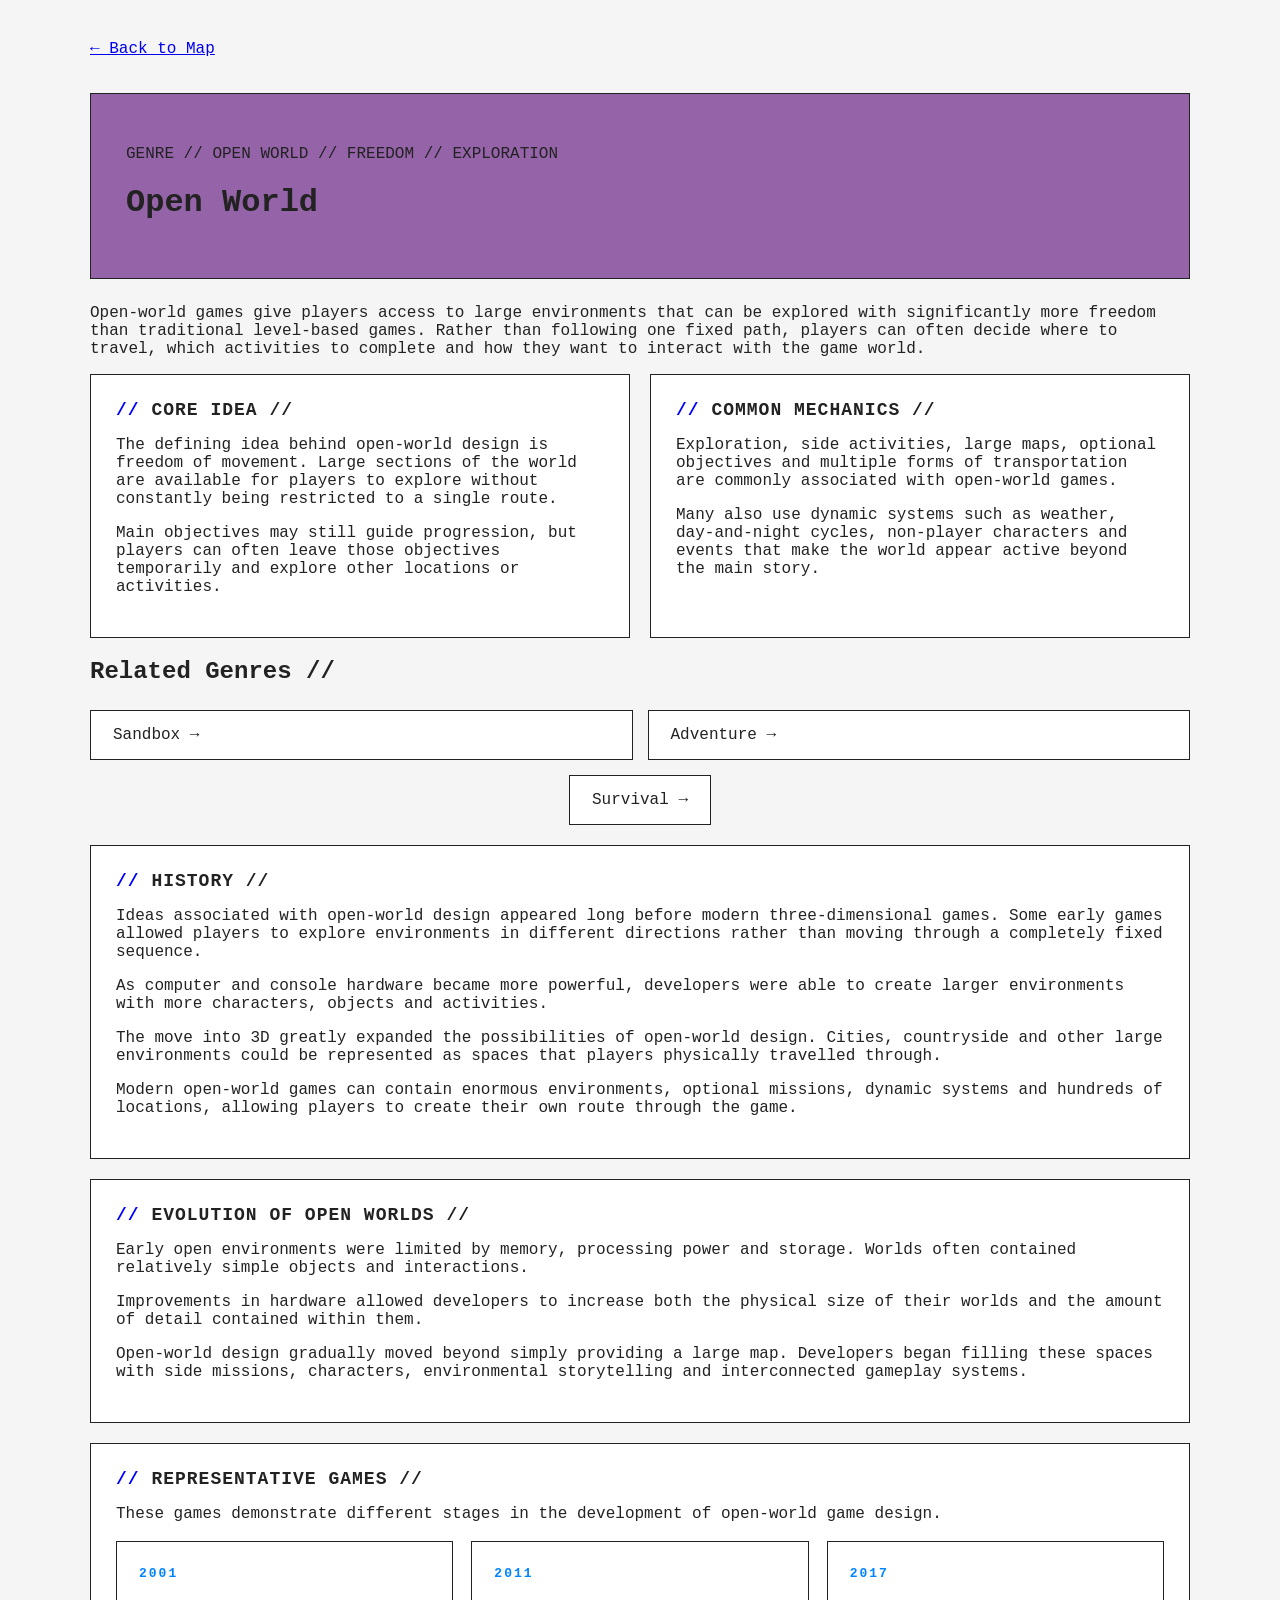
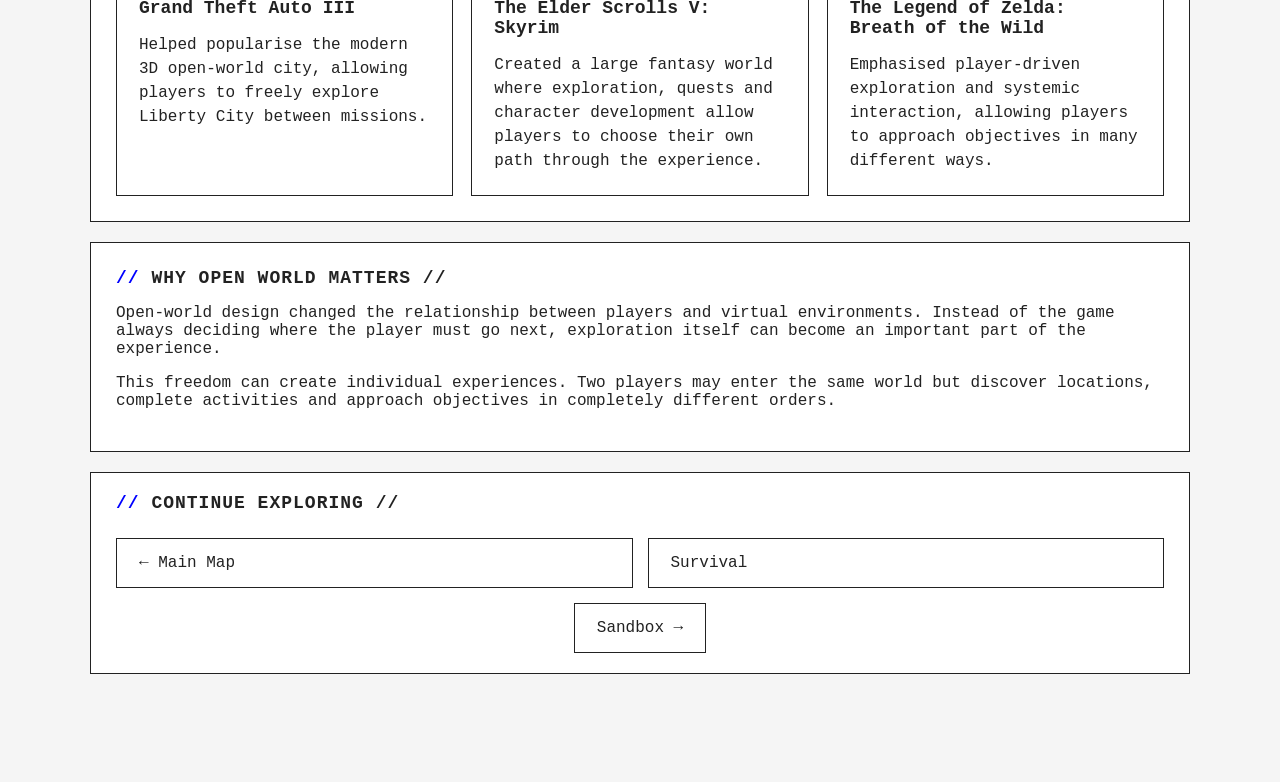
<file: openworld.html>
<!DOCTYPE html>
<html lang="en">

<head>
    <meta charset="UTF-8">
    <meta name="viewport" content="width=device-width, initial-scale=1.0">

    <title>Open World | Historical Gaming Map</title>

    <link rel="stylesheet" href="style.css">
</head>

<body>

    <div class="genre-page">

        <a href="map.html">← Back to Map</a>


        <!-- GENRE HEADER -->

        <div class="genre-header" style="background: #9563a8;">

            <p class="genre-label">
                GENRE // OPEN WORLD // FREEDOM // EXPLORATION
            </p>

            <h1>Open World</h1>

        </div>


        <!-- INTRODUCTION -->

        <p>
            Open-world games give players access to large environments that
            can be explored with significantly more freedom than traditional
            level-based games.

            Rather than following one fixed path, players can often decide
            where to travel, which activities to complete and how they want
            to interact with the game world.
        </p>


        <!-- INFORMATION -->

        <div class="info-grid">

            <div class="genre-section">

                <h2>Core Idea //</h2>

                <p>
                    The defining idea behind open-world design is freedom of
                    movement. Large sections of the world are available for
                    players to explore without constantly being restricted
                    to a single route.
                </p>

                <p>
                    Main objectives may still guide progression, but players
                    can often leave those objectives temporarily and explore
                    other locations or activities.
                </p>

            </div>


            <div class="genre-section">

                <h2>Common Mechanics //</h2>

                <p>
                    Exploration, side activities, large maps, optional
                    objectives and multiple forms of transportation are
                    commonly associated with open-world games.
                </p>

                <p>
                    Many also use dynamic systems such as weather,
                    day-and-night cycles, non-player characters and events
                    that make the world appear active beyond the main story.
                </p>

            </div>

        </div>


        <!-- RELATED GENRES -->

        <div class="related-section">

            <h2>Related Genres //</h2>

            <div class="related-list">

                <a href="genre.html">Sandbox →</a>

                <a href="adventure.html">Adventure →</a>

                <a href="survival.html">Survival →</a>

            </div>

        </div>


        <!-- HISTORY -->

        <div class="genre-section">

            <h2>History //</h2>

            <p>
                Ideas associated with open-world design appeared long before
                modern three-dimensional games. Some early games allowed
                players to explore environments in different directions
                rather than moving through a completely fixed sequence.
            </p>

            <p>
                As computer and console hardware became more powerful,
                developers were able to create larger environments with
                more characters, objects and activities.
            </p>

            <p>
                The move into 3D greatly expanded the possibilities of
                open-world design. Cities, countryside and other large
                environments could be represented as spaces that players
                physically travelled through.
            </p>

            <p>
                Modern open-world games can contain enormous environments,
                optional missions, dynamic systems and hundreds of locations,
                allowing players to create their own route through the game.
            </p>

        </div>


        <!-- EVOLUTION -->

        <div class="genre-section">

            <h2>Evolution of Open Worlds //</h2>

            <p>
                Early open environments were limited by memory, processing
                power and storage. Worlds often contained relatively simple
                objects and interactions.
            </p>

            <p>
                Improvements in hardware allowed developers to increase both
                the physical size of their worlds and the amount of detail
                contained within them.
            </p>

            <p>
                Open-world design gradually moved beyond simply providing a
                large map. Developers began filling these spaces with side
                missions, characters, environmental storytelling and
                interconnected gameplay systems.
            </p>

        </div>


        <!-- REPRESENTATIVE GAMES -->

        <div class="genre-section">

            <h2>Representative Games //</h2>

            <p>
                These games demonstrate different stages in the development
                of open-world game design.
            </p>


            <div class="game-list">


                <!-- GTA III -->

                <a href="gta3.html" class="game-card">

                    <p class="game-year">2001</p>

                    <h3>Grand Theft Auto III</h3>

                    <p>
                        Helped popularise the modern 3D open-world city,
                        allowing players to freely explore Liberty City
                        between missions.
                    </p>

                </a>


                <!-- SKYRIM -->

                <a href="skyrim.html" class="game-card">

                    <p class="game-year">2011</p>

                    <h3>The Elder Scrolls V: Skyrim</h3>

                    <p>
                        Created a large fantasy world where exploration,
                        quests and character development allow players to
                        choose their own path through the experience.
                    </p>

                </a>


                <!-- BREATH OF THE WILD -->

                <a href="breathofthewild.html" class="game-card">

                    <p class="game-year">2017</p>

                    <h3>The Legend of Zelda: Breath of the Wild</h3>

                    <p>
                        Emphasised player-driven exploration and systemic
                        interaction, allowing players to approach objectives
                        in many different ways.
                    </p>

                </a>


            </div>

        </div>


        <!-- WHY IT MATTERS -->

        <div class="genre-section">

            <h2>Why Open World Matters //</h2>

            <p>
                Open-world design changed the relationship between players
                and virtual environments. Instead of the game always deciding
                where the player must go next, exploration itself can become
                an important part of the experience.
            </p>

            <p>
                This freedom can create individual experiences. Two players
                may enter the same world but discover locations, complete
                activities and approach objectives in completely different
                orders.
            </p>

        </div>


        <!-- NAVIGATION -->

        <div class="genre-section">

            <h2>Continue Exploring //</h2>

            <div class="related-list">

                <a href="map.html">← Main Map</a>

                <a href="survival.html">Survival</a>

                <a href="genre.html">Sandbox →</a>

            </div>

        </div>


    </div>

</body>

</html>
</file>
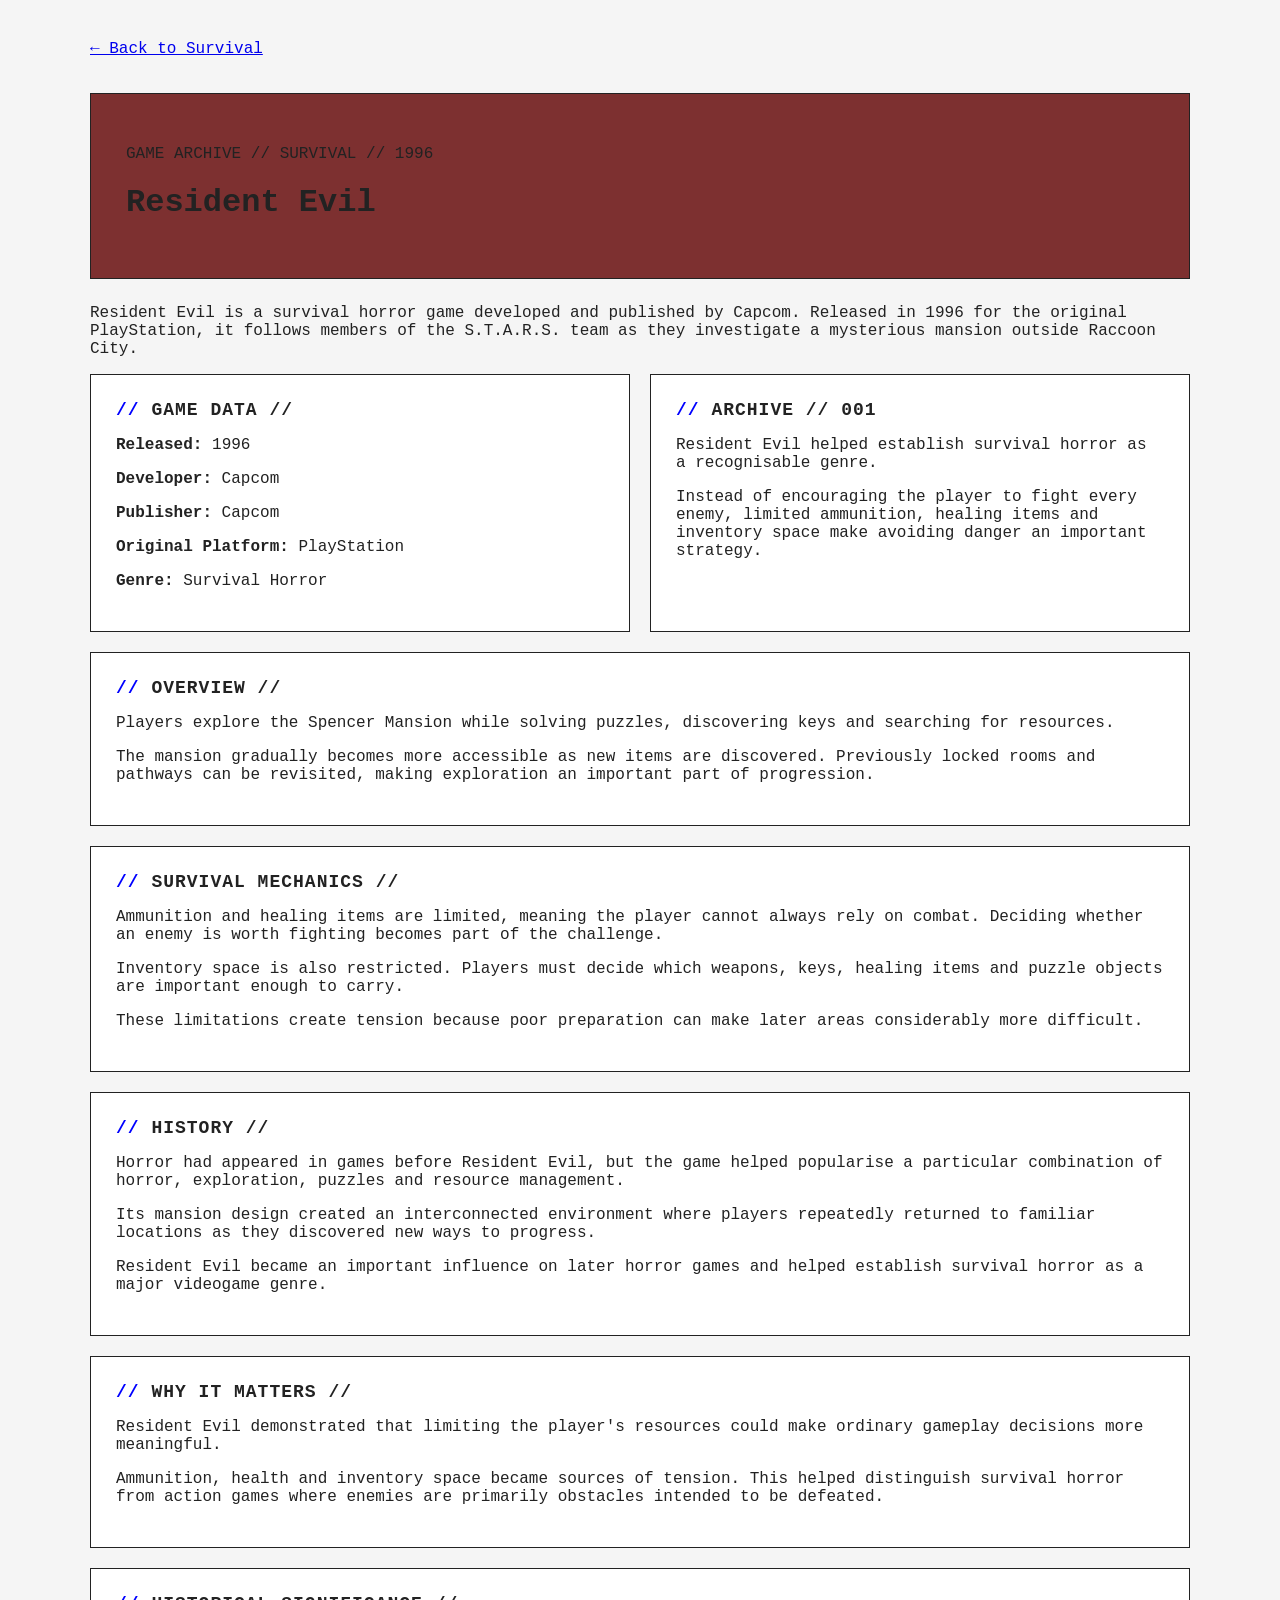
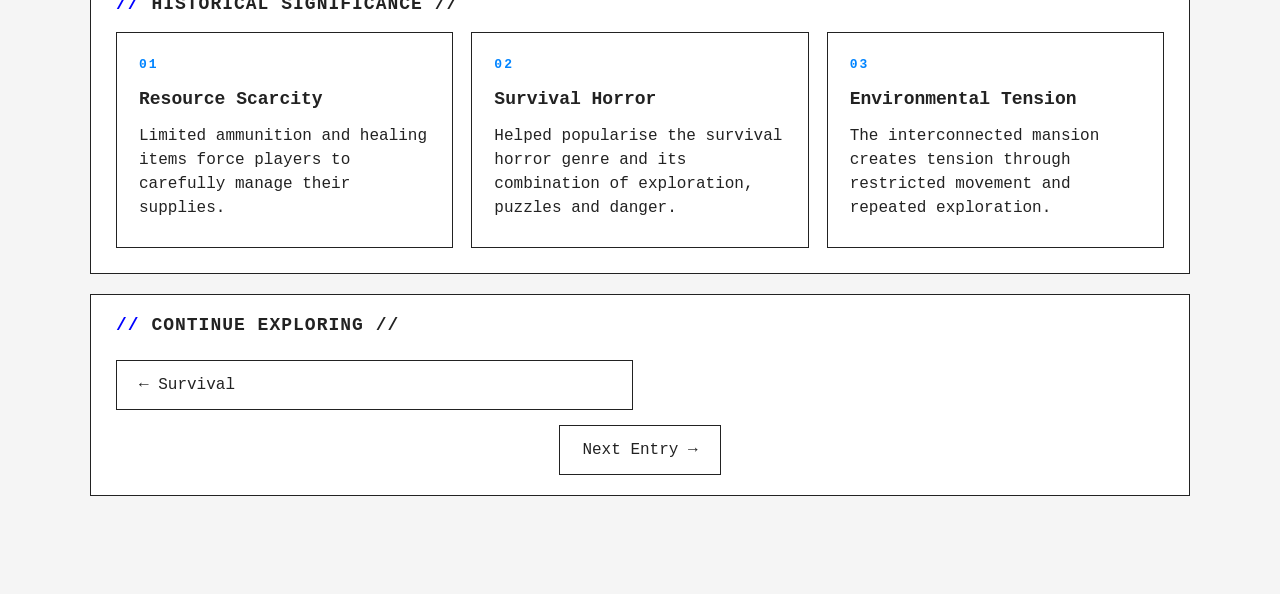
<file: residentevil.html>
<!DOCTYPE html>
<html lang="en">

<head>
    <meta charset="UTF-8">
    <meta name="viewport" content="width=device-width, initial-scale=1.0">
    <title>Resident Evil | Historical Gaming Map</title>
    <link rel="stylesheet" href="style.css">
</head>

<body>

<div class="genre-page">

    <a href="survival.html">← Back to Survival</a>

    <div class="genre-header" style="background: #7d3030;">
        <p class="genre-label">
            GAME ARCHIVE // SURVIVAL // 1996
        </p>
        <h1>Resident Evil</h1>
    </div>


    <p>
        Resident Evil is a survival horror game developed and published
        by Capcom. Released in 1996 for the original PlayStation, it follows
        members of the S.T.A.R.S. team as they investigate a mysterious
        mansion outside Raccoon City.
    </p>


    <div class="info-grid">

        <div class="genre-section">

            <h2>Game Data //</h2>

            <p><strong>Released:</strong> 1996</p>
            <p><strong>Developer:</strong> Capcom</p>
            <p><strong>Publisher:</strong> Capcom</p>
            <p><strong>Original Platform:</strong> PlayStation</p>
            <p><strong>Genre:</strong> Survival Horror</p>

        </div>


        <div class="genre-section">

            <h2>Archive // 001</h2>

            <p>
                Resident Evil helped establish survival horror as a
                recognisable genre.
            </p>

            <p>
                Instead of encouraging the player to fight every enemy,
                limited ammunition, healing items and inventory space
                make avoiding danger an important strategy.
            </p>

        </div>

    </div>


    <div class="genre-section">

        <h2>Overview //</h2>

        <p>
            Players explore the Spencer Mansion while solving puzzles,
            discovering keys and searching for resources.
        </p>

        <p>
            The mansion gradually becomes more accessible as new items
            are discovered. Previously locked rooms and pathways can be
            revisited, making exploration an important part of progression.
        </p>

    </div>


    <div class="genre-section">

        <h2>Survival Mechanics //</h2>

        <p>
            Ammunition and healing items are limited, meaning the player
            cannot always rely on combat. Deciding whether an enemy is
            worth fighting becomes part of the challenge.
        </p>

        <p>
            Inventory space is also restricted. Players must decide which
            weapons, keys, healing items and puzzle objects are important
            enough to carry.
        </p>

        <p>
            These limitations create tension because poor preparation can
            make later areas considerably more difficult.
        </p>

    </div>


    <div class="genre-section">

        <h2>History //</h2>

        <p>
            Horror had appeared in games before Resident Evil, but the game
            helped popularise a particular combination of horror, exploration,
            puzzles and resource management.
        </p>

        <p>
            Its mansion design created an interconnected environment where
            players repeatedly returned to familiar locations as they
            discovered new ways to progress.
        </p>

        <p>
            Resident Evil became an important influence on later horror games
            and helped establish survival horror as a major videogame genre.
        </p>

    </div>


    <div class="genre-section">

        <h2>Why It Matters //</h2>

        <p>
            Resident Evil demonstrated that limiting the player's resources
            could make ordinary gameplay decisions more meaningful.
        </p>

        <p>
            Ammunition, health and inventory space became sources of tension.
            This helped distinguish survival horror from action games where
            enemies are primarily obstacles intended to be defeated.
        </p>

    </div>


    <div class="genre-section">

        <h2>Historical Significance //</h2>

        <div class="game-list">

            <div class="game-card">
                <p class="game-year">01</p>
                <h3>Resource Scarcity</h3>
                <p>
                    Limited ammunition and healing items force players
                    to carefully manage their supplies.
                </p>
            </div>

            <div class="game-card">
                <p class="game-year">02</p>
                <h3>Survival Horror</h3>
                <p>
                    Helped popularise the survival horror genre and its
                    combination of exploration, puzzles and danger.
                </p>
            </div>

            <div class="game-card">
                <p class="game-year">03</p>
                <h3>Environmental Tension</h3>
                <p>
                    The interconnected mansion creates tension through
                    restricted movement and repeated exploration.
                </p>
            </div>

        </div>

    </div>


    <div class="genre-section">

        <h2>Continue Exploring //</h2>

        <div class="related-list">
            <a href="survival.html">← Survival</a>
            <a href="dontstarve.html">Next Entry →</a>
        </div>

    </div>

</div>

</body>
</html>
</file>
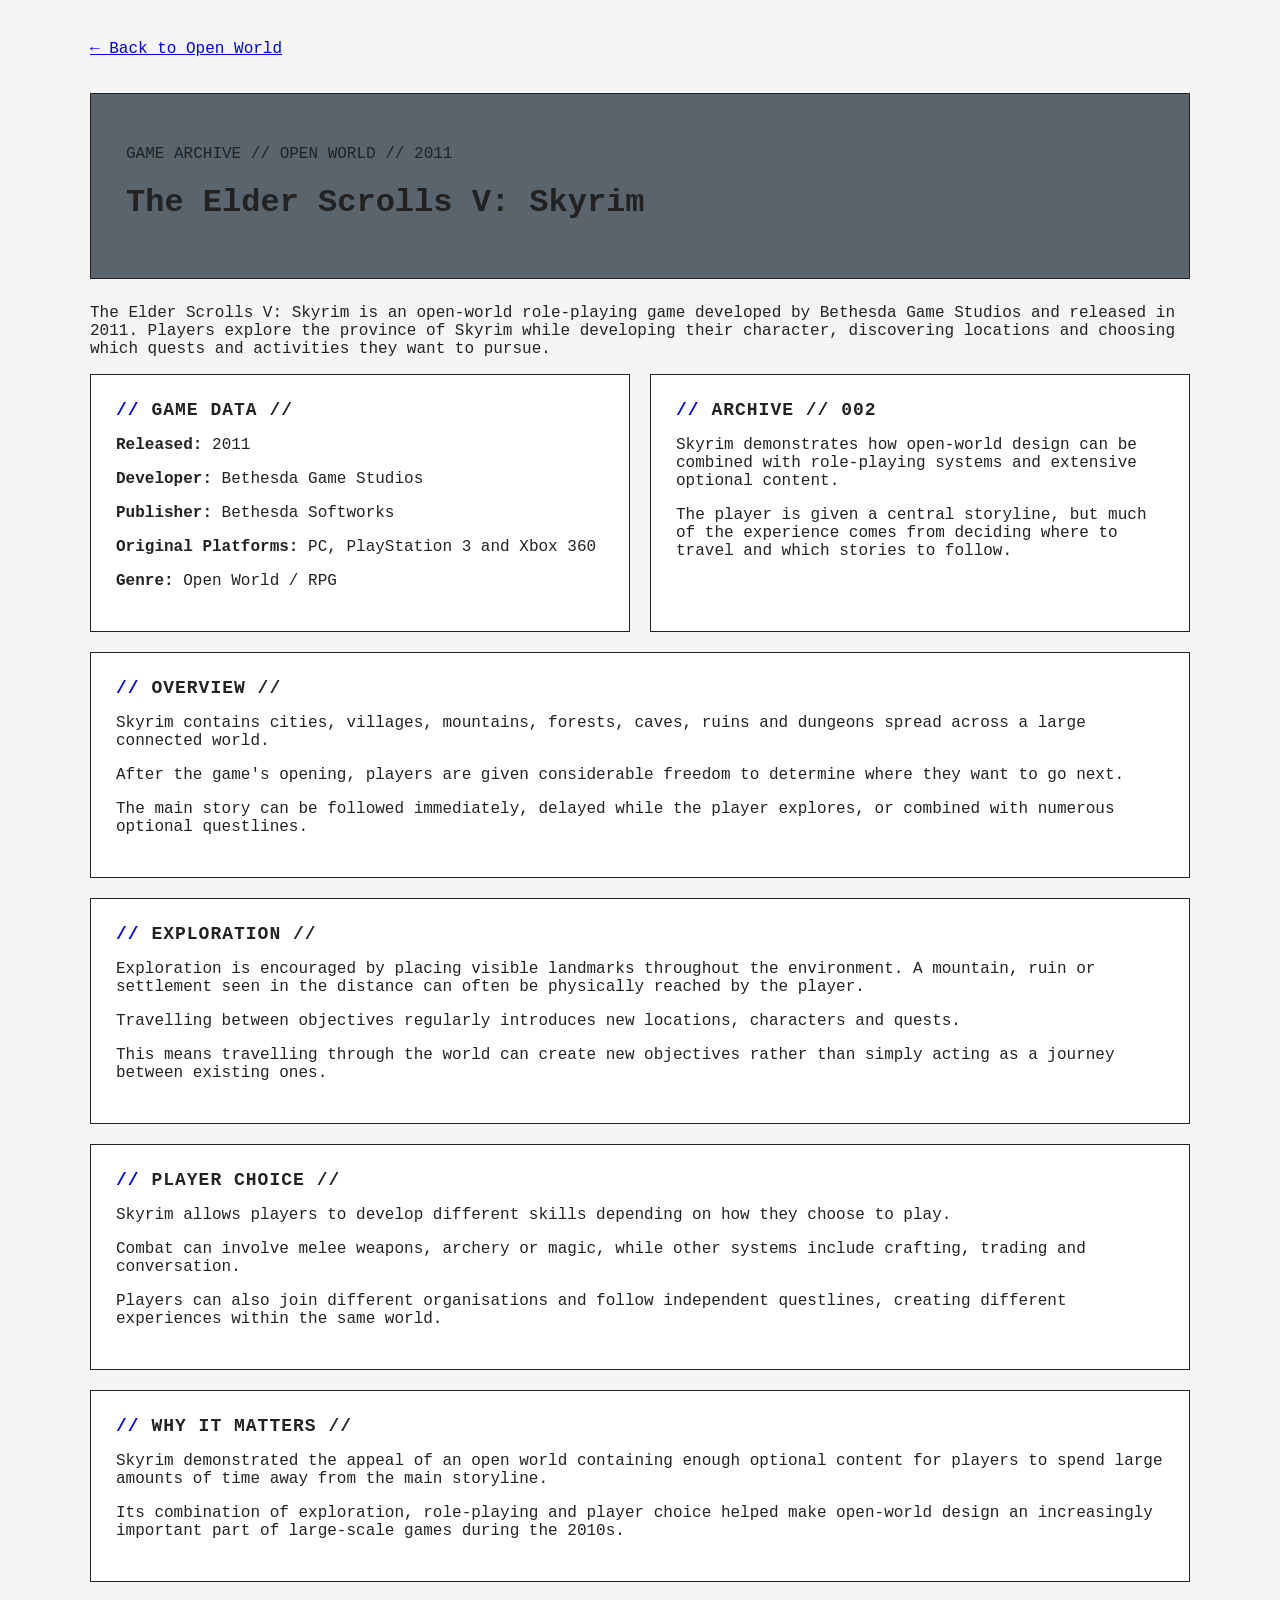
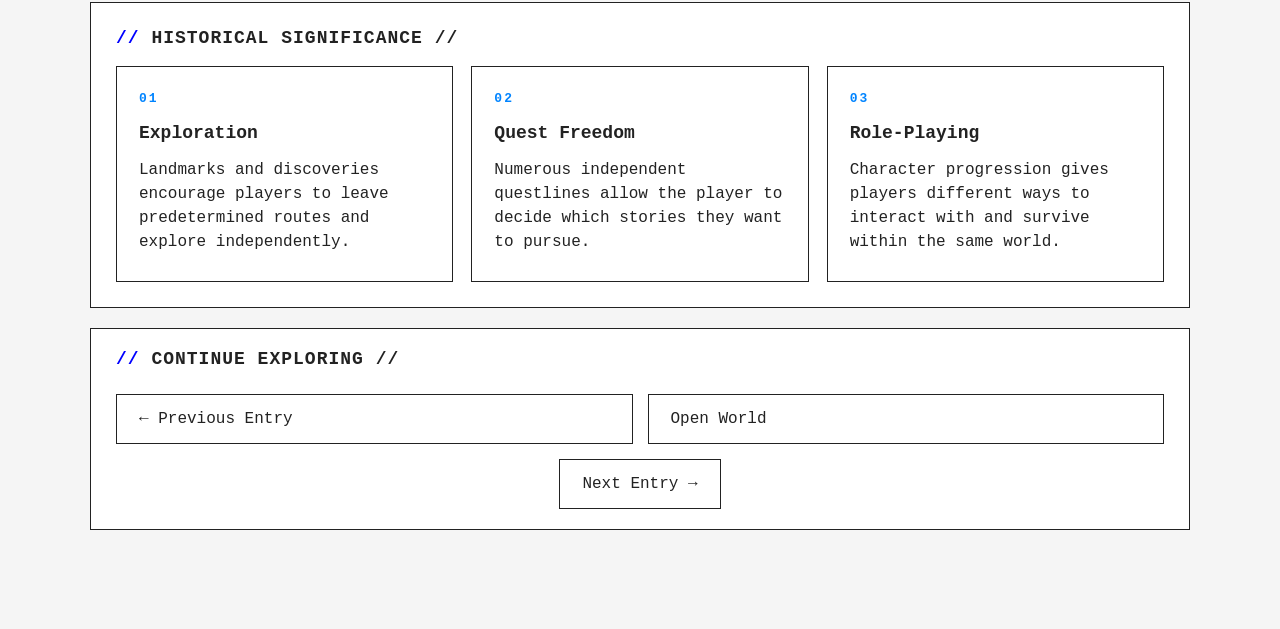
<file: skyrim.html>
<!DOCTYPE html>
<html lang="en">

<head>
    <meta charset="UTF-8">
    <meta name="viewport" content="width=device-width, initial-scale=1.0">
    <title>Skyrim | Historical Gaming Map</title>
    <link rel="stylesheet" href="style.css">
</head>

<body>

<div class="genre-page">

    <a href="openworld.html">← Back to Open World</a>

    <div class="genre-header" style="background: #59646c;">
        <p class="genre-label">
            GAME ARCHIVE // OPEN WORLD // 2011
        </p>
        <h1>The Elder Scrolls V: Skyrim</h1>
    </div>


    <p>
        The Elder Scrolls V: Skyrim is an open-world role-playing game
        developed by Bethesda Game Studios and released in 2011.

        Players explore the province of Skyrim while developing their
        character, discovering locations and choosing which quests and
        activities they want to pursue.
    </p>


    <div class="info-grid">

        <div class="genre-section">

            <h2>Game Data //</h2>

            <p><strong>Released:</strong> 2011</p>
            <p><strong>Developer:</strong> Bethesda Game Studios</p>
            <p><strong>Publisher:</strong> Bethesda Softworks</p>
            <p>
                <strong>Original Platforms:</strong>
                PC, PlayStation 3 and Xbox 360
            </p>
            <p><strong>Genre:</strong> Open World / RPG</p>

        </div>


        <div class="genre-section">

            <h2>Archive // 002</h2>

            <p>
                Skyrim demonstrates how open-world design can be combined
                with role-playing systems and extensive optional content.
            </p>

            <p>
                The player is given a central storyline, but much of the
                experience comes from deciding where to travel and which
                stories to follow.
            </p>

        </div>

    </div>


    <div class="genre-section">

        <h2>Overview //</h2>

        <p>
            Skyrim contains cities, villages, mountains, forests, caves,
            ruins and dungeons spread across a large connected world.
        </p>

        <p>
            After the game's opening, players are given considerable
            freedom to determine where they want to go next.
        </p>

        <p>
            The main story can be followed immediately, delayed while the
            player explores, or combined with numerous optional questlines.
        </p>

    </div>


    <div class="genre-section">

        <h2>Exploration //</h2>

        <p>
            Exploration is encouraged by placing visible landmarks throughout
            the environment. A mountain, ruin or settlement seen in the
            distance can often be physically reached by the player.
        </p>

        <p>
            Travelling between objectives regularly introduces new locations,
            characters and quests.
        </p>

        <p>
            This means travelling through the world can create new objectives
            rather than simply acting as a journey between existing ones.
        </p>

    </div>


    <div class="genre-section">

        <h2>Player Choice //</h2>

        <p>
            Skyrim allows players to develop different skills depending on
            how they choose to play.
        </p>

        <p>
            Combat can involve melee weapons, archery or magic, while other
            systems include crafting, trading and conversation.
        </p>

        <p>
            Players can also join different organisations and follow
            independent questlines, creating different experiences within
            the same world.
        </p>

    </div>


    <div class="genre-section">

        <h2>Why It Matters //</h2>

        <p>
            Skyrim demonstrated the appeal of an open world containing enough
            optional content for players to spend large amounts of time away
            from the main storyline.
        </p>

        <p>
            Its combination of exploration, role-playing and player choice
            helped make open-world design an increasingly important part
            of large-scale games during the 2010s.
        </p>

    </div>


    <div class="genre-section">

        <h2>Historical Significance //</h2>

        <div class="game-list">

            <div class="game-card">
                <p class="game-year">01</p>
                <h3>Exploration</h3>
                <p>
                    Landmarks and discoveries encourage players to leave
                    predetermined routes and explore independently.
                </p>
            </div>

            <div class="game-card">
                <p class="game-year">02</p>
                <h3>Quest Freedom</h3>
                <p>
                    Numerous independent questlines allow the player to
                    decide which stories they want to pursue.
                </p>
            </div>

            <div class="game-card">
                <p class="game-year">03</p>
                <h3>Role-Playing</h3>
                <p>
                    Character progression gives players different ways
                    to interact with and survive within the same world.
                </p>
            </div>

        </div>

    </div>


    <div class="genre-section">

        <h2>Continue Exploring //</h2>

        <div class="related-list">
            <a href="gta3.html">← Previous Entry</a>
            <a href="openworld.html">Open World</a>
            <a href="breathofthewild.html">Next Entry →</a>
        </div>

    </div>

</div>

</body>
</html>
</file>
<file: style.css>
body {
    margin: 0;
    font-family: Consolas, monospace !important;
    background-color: #f5f5f5;
    color: #222222;
}
header {
    display: flex;
    justify-content: space-between;
    align-items: center;
}
nav ul {
    display: flex;
    list-style: none;
    gap: 20px;
}
.map-node {
    position: absolute;
    border: 1px solid blue;
    padding: 20px 30px;
    border-radius: 10%;
    text-decoration: none;
    color: black;
}
.map-node:hover {
    background-color: blue;
    color: white;
}
.map-nodes {
    position: relative;
    height: 600px;
    border: 1px solid black;
}
.explore {
    top: 20px;
    left: 100px;
}
.solve {
    top: 20px;
    left: 500px;
}
.jump {
    top: 140px;
    left: 180px;
}
.build {
    top: 140px;
    left: 600px;
}
.create {
    top: 260px;
    left: 390px;
}
.run {
    top: 380px;
    left: 120px;
}
.fight {
    top: 380px;
    left: 580px;
}
.survive {
    top: 500px;
    left: 390px;
}
.explorer-header {
    display: flex;
    align-items: center;
    justify-content: space-between;
}
.genre-node {
    position: absolute;
    border: 1px solid blue;
    padding: 20px 30px;
    border-radius: 10%;
    text-decoration: none;
    color: black;
}
.genre-nodes {
    position: relative;
    height: 600px;
    border: 1px solid black;
}
.adventure {
    top: 40px;
    left: 100px;
}
.game-comparison {
    top: 35px;
    left: 500px;
}
.open-world {
    top: 160px;
    left: 280px;
}
.sandbox {
    top: 300px;
    left: 70px;
}
.survival {
    top: 300px;
    left: 500px;
}
.genre-page {
    max-width: 1100px;
    margin: 0 auto;
    padding: 40px;
}
.genre-section {
    background-color: white;
    border: 1px solid #222222;
    border-radius: 0;
    padding: 25px;
    margin: 20px 0;
}
.genre-section h2 {
    margin-top: 0;
    font-size: 18px;
    text-transform: uppercase;
    letter-spacing: 1px;
}
.genre-section h2::before {
    content: "// ";
    color: blue;
}
.game-list {
    display: grid;
    grid-template-columns: repeat(3, 1fr);
    gap: 18px;
    margin-top: 25px;
}
.game-card {
    border: 1px solid #222222;
    padding: 25px;
    min-height: 170px;
    background-color: white;
    transition: 0.2s;
}
.game-card:hover {
    background-color: #0084ff;
    transform: translateY(-5px);
}
.game-card:hover,
.game-card:hover .game-year {
    color: white;
}
.game-card h3 {
    font-size: 18px;
    margin: 15px 0;
}
.game-card p {
    margin: 0;
    line-height: 1.5;
}
.game-year {
    color: #0084ff;
    font-size: 13px;
    font-weight: bold;
    letter-spacing: 2px;
}
.genre-header {
    margin-top: 35px;
    margin-bottom: 25px;
    padding: 35px;
    border: 1px solid #222222;
    background-color: rgb(0, 132, 255);
}
.info-grid {
    display: grid;
    grid-template-columns: 1fr 1fr;
    gap: 20px;
    margin-bottom: 18px;
}
.info-grid .genre-section {
    margin: 0;
    min-height: 150px;
}
.related-list {
    display: flex;
    gap: 15px;
    margin-top: 25px;
    flex-wrap: wrap;
}
.related-list a {
    border: 1px solid #222222;
    padding: 15px 22px;
    text-decoration: none;
    color: #222222;
    background-color: white;
    transition: 0.2s;
}
.related-list a:hover {
    background-color: #0084ff;
    color: white;
    transform: translateX(5px);
}
.game-list {
    display: grid;
    grid-template-columns: repeat(3, 1fr);
    gap: 18px;
    margin-top: 18px;
    margin-bottom: 0;
}
.game_list {
    display: grid;
    grid-template-columns: repeat(3, 1fr);
    gap: 16px;
    margin-top: 18px 0 0 0;
    padding: 0;
}
.related-list {
    display: grid;
    grid-template-columns: 1fr 1fr;
    gap: 15px;
    margin-top: 25px;
}
.related-list a:last-child {
    grid-column: 1 / 3;
    justify-self: center;
}
.game-card {
    display: block;
    text-decoration: none !important;
    color: #222222 !important;
    background-color: white;
    border: 1px solid #222222;
    padding: 22px;
    transition: 0.2s;
}
.game-card p,
.game-card h3 {
    color: inherit;
    text-decoration: none;
}
.game-card .game-year {
    color: #0084ff;
}
.game-card:hover {
    background-color: #027e21;
    color: white !important;
    transform: translateY(-4px);
}
.game-card:hover .game-year {
    color: white;
}
.game-hero {
    background-color: #008d1f;
    border: 1px solid #222222;
    padding: 35px;
    margin: 30px 0;
}
.game-hero-top {
    display: flex;
    justify-content: space-between;
    font-size: 12px;
    margin-bottom: 55px;
}
.game-hero-top p {
    margin: 0;
}
.game-hero-main {
    display: flex;
    justify-content: space-between;
    align-items: flex-end;
}
.game-hero h1 {
    font-size: 52px;
    margin: 0;
    letter-spacing: -2px;
}
.game-tagline {
    margin: 10px 0 0;
}
.game-hero-year {
    font-size: 48px;
    font-weight: bold;
}
.game-data-section {
    margin-top: 35px;
}
.game-data-section h2 {
    font-size: 16px;
    margin-bottom: 12px;
}
.game-data-section h2 span {
    color: #5fae4e;
}
.game-data-grid {
    display: grid;
    grid-template-columns: repeat(4, 1fr);
    border: 1px solid #222222;
    background-color: white;
}
.data-box {
    padding: 22px;
    border-right: 1px solid #222222;
}
.data-box:last-child {
    border-right: none;
}
.data-box p {
    margin: 0 0 12px 0;
    font-size: 11px;
    color: #777777;
    letter-spacing: 1px;
}
.data-box h3 {
    margin: 0;
    font-size: 16px;
    font-weight: normal;
}
.overview-layout {
    display: grid;
    grid-template-columns: 2fr 1fr;
    gap: 20px;
    margin-top: 35px;
    margin-bottom: 45px;
}
.overview-section {
    padding-right: 30px;
}
.overview-section h2 {
    margin-top: 0;
    font-size: 20px;
}
.overview-section h2 span {
    color: #5fae4e;
}
.overview-section p {
    line-height: 1.7;
    font-size: 14px;
}
.importance-panel {
    border: 1px solid #222222;
    background-color: white;
    padding: 25px;
}
.importance-panel h2 {
    margin: 0 0 30px 0;
    font-size: 16px;
    border-bottom: 1px solid #222222;
    padding-bottom: 15px;
}
.stat {
    margin-bottom: 25px;
}
.stat:last-child {
    margin-bottom: 0;
}
.stat-heading {
    display: flex;
    justify-content: space-between;
    font-size: 11px;
    margin-bottom: 8px;
}
.stat-heading span:last-child {
    color: #5fae4e;
    font-weight: bold;
}
.stat-bar {
    width: 100%;
    height: 8px;
    background-color: #e5e5e5;
    border: 1px solid #222222;
}
.stat-fill {
    height: 100%;
    background-color: #5fae4e;
}
.stat-fill.freedom {
    width: 96%;
}
.stat-fill.exploration {
    width: 90%;
}
.stat-fill.creativity {
    width: 100%;
}
.wiki-section {
    margin-top: 40px;
}
.wiki-section > h2 {
    font-size: 20px;
    margin-bottom: 20px;
}
.wiki-section > h2 span {
    color: #5fae4e;
}
.wiki-section > p {
    line-height: 1.6;
    font-size: 13px;
}
.timeline {
    display: grid;
    grid-template-columns: repeat(4, 1fr);
    margin-top: 40px;
    position: relative;
}
.timeline::before {
    content: "";
    position: absolute;
    top: 42px;
    left: 0;
    right: 0;
    height: 1px;
    background-color: #222222;
}
.timeline-event {
    position: relative;
    padding-right: 25px;
}
.timeline-year {
    font-size: 13px;
    font-weight: bold;
    margin-bottom: 20px;
}
.timeline-dot {
    width: 11px;
    height: 11px;
    background-color: #1b6d08;
    border: 1px solid #222222;
    position: relative;
    z-index: 2;
    margin-bottom: 20px;
}
.timeline-event h3 {
    font-size: 14px;
    margin: 0 0 8px 0;
}
.timeline-event p {
    font-size: 11px;
    line-height: 1.5;
    margin: 0;
    max-width: 160px;
}
.gameplay-grid {
    display: grid;
    grid-template-columns: repeat(3, 1fr);
    gap: 15px;
    margin-top: 28px;
}
.gameplay-box {
    position: relative;
    background-color: white;
    border: 1px solid #222222;
    padding: 25px;
    min-height: 150px;
    transition: 0.2s;
}
.gameplay-number {
    color: #4f9f45;
    font-size: 12px;
    margin: 0 0 30px 0;
}
.gameplay-box h3 {
    font-size: 18px;
    margin: 0 0 12px 0;
}
.gameplay-box p:last-child {
    font-size: 12px;
    line-height: 1.6;
    margin: 0;
}
.gameplay-box::before {
    content: "";
    position: absolute;
    top: 0;
    left: 0;
    width: 0;
    height: 4px;
    background-color: #4f9f45;
    transition: 0.25s;
}
.gameplay-box:hover {
    transform: translateY(-5px);
}
.gameplay-box:hover::before {
    width: 100%;
}
.freedom-section {
    margin-top: 60px;
    padding: 35px 0;
    border-top: 1px solid #222222;
    border-bottom: 1px solid #222222;
}
.freedom-label {
    display: flex;
    justify-content: space-between;
    font-size: 11px;
    margin-bottom: 35px;
}
.freedom-label span:first-child {
    color: #4f9f45;
    font-weight: bold;
}
.freedom-label span:last-child {
    color: #777777;
}
.freedom-statement {
    font-size: 38px;
    line-height: 1.1;
    letter-spacing: -1px;
    margin: 0 0 35px 0;
    max-width: 650px;
}
.freedom-content {
    display: grid;
    grid-template-columns: 1fr 1fr;
    gap: 45px;
}
.freedom-content p {
    margin: 0;
    font-size: 13px;
    line-height: 1.7;
}
.significance-section {
    position: relative;
    margin-top: 60px;
    padding: 45px 0 55px 0;
    overflow: hidden;
}
.significance-number {
    position: absolute;
    right: 15px;
    top: 5px;
    font-size: 150px;
    font-weight: bold;
    line-height: 1;
    color: #4f9f45;
    opacity: 0.10;
    pointer-events: none;
}
.significance-content {
    position: relative;
    z-index: 1;
    max-width: 700px;
}
.archive-label {
    color: #4f9f45;
    font-size: 11px !important;
    letter-spacing: 1px;
    margin-bottom: 20px;
}
.significance-content h2 {
    font-size: 24px;
    margin: 0 0 25px 0;
}
.significance-content > p:not(.archive-label) {
    font-size: 13px;
    line-height: 1.7;
    margin-bottom: 15px;
}
.game-page-navigation {
    display: flex;
    justify-content: space-between;
    align-items: center;
    border-top: 1px solid #222222;
    padding: 25px 0 40px 0;
    margin-top: 10px;
}
.game-page-navigation a {
    color: #222222;
    text-decoration: none;
    font-size: 12px;
    transition: 0.2s;
}
.game-page-navigation a:hover {
    color: #4f9f45;
}
.game-page-navigation a:last-child {
    text-align: right;
}
.game-data-section {
    margin-bottom: 50px;
}
.overview-layout {
    margin-bottom: 60px;
}
.timeline {
    margin-bottom: 60px;
}
.home-hero {
    position: relative;
    min-height: 520px;
    margin: 30px 35px 60px 35px;
    padding: 35px;
    background-color: #0084ff;
    border: 1px solid #222222;
    display: flex;
    flex-direction: column;
    justify-content: space-between;
    overflow: hidden;
}
.home-hero-top {
    display: flex;
    justify-content: space-between;
    font-size: 11px;
    position: relative;
    z-index: 2;
}
.home-hero-top p {
    margin: 0;
}
.home-hero-content {
    display: grid;
    grid-template-columns: 1.4fr 0.6fr;
    gap: 60px;
    align-items: end;
    position: relative;
    z-index: 2;
}
.home-hero-title h1 {
    margin: 0;
    font-size: 72px;
    line-height: 0.9;
    letter-spacing: -4px;
}
.home-hero-title span {
    color: white;
}
.home-hero-description {
    padding-bottom: 8px;
}
.home-hero-description p {
    font-size: 14px;
    line-height: 1.6;
    max-width: 330px;
    margin: 0 0 30px 0;
}
.hero-button {
    display: inline-block;
    border: 1px solid #222222;
    background-color: white;
    color: #222222;
    text-decoration: none;
    padding: 14px 20px;
    font-size: 12px;
    transition: 0.2s;
}
.hero-button:hover {
    background-color: #222222;
    color: white;
    transform: translateX(5px);
}
.home-hero-bottom {
    display: flex;
    justify-content: space-between;
    font-size: 11px;
    position: relative;
    z-index: 2;
}
.home-hero-bottom p {
    margin: 0;
}
.hero-index {
    position: absolute;
    right: -25px;
    bottom: -80px;
    font-size: 230px;
    font-weight: bold;
    line-height: 1;
    color: white;
    opacity: 0.08;
    pointer-events: none;
}
.home-page {
    max-width: 1250px;
    margin: 0 auto;
    padding: 25px 35px 60px 35px;
}
.home-nav {
    display: flex;
    justify-content: space-between;
    align-items: center;
    padding-bottom: 18px;
    border-bottom: 1px solid #222222;
    font-size: 11px;
}
.home-logo {
    color: #222222;
    text-decoration: none;
    font-weight: bold;
}
.home-nav-info {
    display: flex;
    gap: 10px;
}
.map-intro {
    padding: 55px 0 45px 0;
}
.map-status {
    color: #0084ff;
    font-size: 11px;
    margin: 0 0 25px 0;
}
.map-intro h1 {
    font-size: 62px;
    line-height: 0.95;
    letter-spacing: -3px;
    max-width: 750px;
    margin: 0 0 30px 0;
}
.map-intro h1 span {
    color: #0084ff;
}
.map-description {
    max-width: 600px;
    font-size: 13px;
    line-height: 1.7;
    margin: 0;
}
.mechanic-map {
    position: relative;
    height: 650px;
    border: 1px solid #222222;
    overflow: hidden;
    background-color: #ffffff;
    background-image: linear-gradient(#eeeeee 1px, transparent 1px),
        linear-gradient(90deg, #eeeeee 1px, transparent 1px);
    background-size: 50px 50px;
}
.map-interface {
    position: absolute;
    z-index: 4;
    font-size: 9px;
    line-height: 1.7;
    color: #777777;
}
.map-interface p {
    margin: 0;
}
.map-interface-left {
    top: 20px;
    left: 20px;
}
.map-interface-right {
    top: 20px;
    right: 20px;
    text-align: right;
}
.mechanic-node {
    position: absolute;
    z-index: 5;
    display: flex;
    flex-direction: column;
    color: #222222;
    text-decoration: none;
    min-width: 110px;
    transition: 0.2s;
}
.node-number {
    font-size: 9px;
    color: #777777;
    margin-bottom: 7px;
}
.node-dot {
    width: 13px;
    height: 13px;
    background-color: white;
    border: 2px solid #222222;
    margin-bottom: 8px;
    transition: 0.2s;
}
.mechanic-node strong {
    font-size: 15px;
    letter-spacing: 1px;
}
.node-description {
    font-size: 9px;
    line-height: 1.5;
    color: #777777;
    margin-top: 6px;
    max-width: 150px;
    opacity: 0;
    transform: translateY(5px);
    transition: 0.2s;
}
.mechanic-node:hover {
    color: #0084ff;
    transform: translateY(-4px);
}
.mechanic-node:hover .node-dot {
    background-color: #0084ff;
    border-color: #0084ff;
    box-shadow: 0 0 0 5px rgba(0, 132, 255, 0.12);
}
.mechanic-node:hover .node-description {
    opacity: 1;
    transform: translateY(0);
}
.node-explore {
    top: 110px;
    left: 44%;
}
.node-solve {
    top: 180px;
    right: 10%;
}
.node-jump {
    top: 285px;
    left: 48%;
}
.node-build {
    top: 220px;
    left: 12%;
}
.node-fight {
    top: 390px;
    right: 16%;
}
.node-run {
    bottom: 100px;
    left: 45%;
}
.node-survive {
    top: 420px;
    left: 16%;
}
.map-line {
    position: absolute;
    height: 1px;
    background-color: #bdbdbd;
    transform-origin: left center;
    z-index: 1;
}
.line-one {
    width: 270px;
    top: 180px;
    left: 23%;
    transform: rotate(-10deg);
}
.line-two {
    width: 300px;
    top: 175px;
    left: 48%;
    transform: rotate(14deg);
}
.line-three {
    width: 220px;
    top: 320px;
    left: 29%;
    transform: rotate(-8deg);
}
.line-four {
    width: 280px;
    top: 330px;
    left: 50%;
    transform: rotate(18deg);
}
.line-five {
    width: 250px;
    top: 470px;
    left: 28%;
    transform: rotate(5deg);
}
.map-instruction {
    position: absolute;
    left: 20px;
    bottom: 70px;
    font-size: 10px;
    color: #777777;
}
.instruction-line {
    display: block;
    width: 45px;
    height: 1px;
    background-color: #0084ff;
    margin-bottom: 10px;
}
.map-instruction p {
    margin: 0;
}
.map-footer {
    position: absolute;
    bottom: 0;
    left: 0;
    right: 0;
    height: 40px;
    border-top: 1px solid #222222;
    background-color: white;
    display: flex;
    justify-content: space-between;
    align-items: center;
    padding: 0 18px;
    font-size: 9px;
    z-index: 10;
}
.node-enter {
    display: block;
    margin-top: 8px;
    font-size: 9px;
    font-weight: bold;
    color: #0084ff;
    opacity: 0;
    transform: translateY(5px);
    transition: 0.2s;
}
.mechanic-node:hover .node-enter {
    opacity: 1;
    transform: translateY(0);
}
.mechanic-node:hover strong {
    color: #0084ff;
}
.mechanic-node:hover .node-number {
    color: #0084ff;
}
.node-dot {
    width: 12px;
    height: 12px;
}
.mechanic-node:hover .node-dot {
    transform: scale(1.25);
}
.node-explore .node-dot {
    background-color: #0084ff;
    border-color: #0084ff;
}
.node-explore strong {
    color: #0084ff;
}
.home-about {
    margin-top: 70px;
    padding: 45px 0 65px 0;
    border-top: 1px solid #222222;
}
.home-section-label {
    display: flex;
    justify-content: space-between;
    align-items: center;
    margin-bottom: 45px;
    font-size: 11px;
    color: #0084ff;
}
.about-layout {
    display: grid;
    grid-template-columns: 1.1fr 0.9fr;
    gap: 80px;
    align-items: start;
}
.about-title h2 {
    margin: 0;
    font-size: 42px;
    line-height: 1.05;
    letter-spacing: -2px;
}
.about-title h2 span {
    color: #0084ff;
}
.about-description {
    padding-top: 5px;
}
.about-description p {
    font-size: 13px;
    line-height: 1.7;
    margin: 0 0 18px 0;
}
.about-mechanics {
    color: #0084ff;
    font-weight: bold;
}
.featured-archive {
    margin-top: 20px;
    padding: 50px 0 70px 0;
    border-top: 1px solid #222222;
}
.archive-grid {
    display: grid;
    grid-template-columns: repeat(3, 1fr);
    gap: 16px;
}
.archive-entry {
    min-height: 280px;
    padding: 22px;
    border: 1px solid #222222;
    background-color: white;
    color: #222222 !important;
    text-decoration: none !important;
    display: flex;
    flex-direction: column;
    justify-content: space-between;
    position: relative;
    overflow: hidden;
    transition: 0.2s;
}
.archive-entry-top {
    display: flex;
    justify-content: space-between;
    font-size: 9px;
    color: #777777;
}
.archive-entry-content {
    margin-top: auto;
    margin-bottom: 35px;
}
.archive-type {
    margin: 0 0 12px 0;
    font-size: 9px;
    color: #777777;
}
.archive-entry h3 {
    margin: 0 0 18px 0;
    font-size: 25px;
    line-height: 1;
    letter-spacing: -1px;
    color: #222222;
}
.archive-summary {
    margin: 0;
    max-width: 250px;
    font-size: 11px;
    line-height: 1.6;
    color: #555555;
}
.archive-open {
    font-size: 10px;
    font-weight: bold;
    color: #0084ff;
    transition: 0.2s;
}
.archive-entry:hover {
    transform: translateY(-6px);
}
.archive-entry:hover .archive-open {
    transform: translateX(5px);
}
.minecraft-entry::before,
.gta-entry::before,
.terraria-entry::before {
    content: "";
    position: absolute;
    top: 0;
    left: 0;
    width: 100%;
    height: 5px;
}
.minecraft-entry::before {
    background-color: #4f9f45;
}
.gta-entry::before {
    background-color: #0084ff;
}
.terraria-entry::before {
    background-color: #c8843f;
}
.home-footer {
    border-top: 1px solid #222222;
    padding: 22px 0;
    display: flex;
    justify-content: space-between;
    font-size: 9px;
    color: #777777;
}
.explore-page {
    max-width: 1250px;
    margin: 0 auto;
    padding: 25px 35px 60px 35px;
}
.explore-nav {
    display: flex;
    justify-content: space-between;
    align-items: center;
    padding-bottom: 18px;
    border-bottom: 1px solid #222222;
    font-size: 11px;
}
.explore-nav a {
    color: #222222;
    text-decoration: none;
}
.explore-nav a:hover {
    color: #0084ff;
}
.explore-nav-info {
    display: flex;
    gap: 18px;
}
.explore-nav-info span:last-child {
    color: #0084ff;
}
.explore-intro {
    padding: 55px 0 50px 0;
}
.explore-intro-label {
    color: #0084ff;
    font-size: 11px;
    margin-bottom: 25px;
}
.explore-intro h1 {
    margin: 0;
    font-size: 64px;
    line-height: 0.95;
    letter-spacing: -3px;
}
.explore-intro h1 span {
    color: #0084ff;
}
.explore-intro-bottom {
    display: flex;
    justify-content: space-between;
    align-items: flex-end;
    margin-top: 35px;
}
.explore-intro-bottom > p {
    max-width: 520px;
    margin: 0;
    font-size: 13px;
    line-height: 1.7;
}
.explore-stats {
    display: flex;
    border: 1px solid #222222;
    background-color: white;
}
.explore-stats div {
    min-width: 110px;
    padding: 15px 18px;
}
.explore-stats div + div {
    border-left: 1px solid #222222;
}
.explore-stats span {
    display: block;
    color: #777777;
    font-size: 8px;
    margin-bottom: 8px;
}
.explore-stats strong {
    font-size: 14px;
}
.genre-map {
    position: relative;
    height: 610px;
    border: 1px solid #222222;
    overflow: hidden;
    background-color: white;
    background-image: linear-gradient(#eeeeee 1px, transparent 1px),
        linear-gradient(90deg, #eeeeee 1px, transparent 1px);
    background-size: 50px 50px;
}
.genre-map-interface {
    position: absolute;
    z-index: 5;
    top: 20px;
    color: #777777;
    font-size: 9px;
    line-height: 1.7;
}
.genre-map-interface p {
    margin: 0;
}
.genre-interface-left {
    left: 20px;
}
.genre-interface-right {
    right: 20px;
    text-align: right;
}
.genre-map-node {
    position: absolute;
    z-index: 5;
    display: flex;
    flex-direction: column;
    min-width: 130px;
    color: #222222;
    text-decoration: none;
    transition: 0.2s;
}
.genre-number {
    color: #777777;
    font-size: 9px;
    margin-bottom: 7px;
}
.genre-dot {
    width: 12px;
    height: 12px;
    border: 2px solid #222222;
    background-color: white;
    margin-bottom: 8px;
    transition: 0.2s;
}
.genre-map-node strong {
    font-size: 14px;
    letter-spacing: 1px;
}
.genre-node-description {
    max-width: 170px;
    margin-top: 7px;
    color: #777777;
    font-size: 9px;
    line-height: 1.5;
    opacity: 0;
    transform: translateY(5px);
    transition: 0.2s;
}
.genre-map-node:hover {
    color: #0084ff;
    transform: translateY(-4px);
}
.genre-map-node:hover .genre-number {
    color: #0084ff;
}
.genre-map-node:hover .genre-dot {
    background-color: #0084ff;
    border-color: #0084ff;
    transform: scale(1.2);
    box-shadow: 0 0 0 5px rgba(0, 132, 255, 0.12);
}
.genre-map-node:hover .genre-node-description {
    opacity: 1;
    transform: translateY(0);
}
.genre-adventure {
    top: 125px;
    left: 43%;
}
.genre-walking {
    top: 250px;
    left: 12%;
}
.genre-open-world {
    top: 235px;
    right: 10%;
}
.genre-sandbox {
    top: 405px;
    left: 30%;
}
.genre-survival {
    top: 405px;
    right: 26%;
}
.genre-sandbox .genre-dot {
    background-color: #0084ff;
    border-color: #0084ff;
}
.genre-sandbox strong {
    color: #0084ff;
}
.genre-enter {
    margin-top: 9px;
    color: #0084ff;
    font-size: 9px;
    font-weight: bold;
    opacity: 0;
    transform: translateY(5px);
    transition: 0.2s;
}
.genre-sandbox:hover .genre-enter {
    opacity: 1;
    transform: translateY(0);
}
.genre-line {
    position: absolute;
    z-index: 1;
    height: 1px;
    background-color: #bdbdbd;
    transform-origin: left center;
}
.genre-line-one {
    width: 280px;
    top: 185px;
    left: 20%;
    transform: rotate(-12deg);
}
.genre-line-two {
    width: 300px;
    top: 180px;
    left: 49%;
    transform: rotate(14deg);
}
.genre-line-three {
    width: 245px;
    top: 330px;
    left: 23%;
    transform: rotate(27deg);
}
.genre-line-four {
    width: 260px;
    top: 335px;
    left: 52%;
    transform: rotate(-25deg);
}
.genre-map-instruction {
    position: absolute;
    left: 20px;
    bottom: 70px;
    color: #777777;
    font-size: 9px;
}
.genre-map-instruction > span {
    display: block;
    width: 40px;
    height: 1px;
    margin-bottom: 10px;
    background-color: #0084ff;
}
.genre-map-instruction p {
    margin: 0;
    line-height: 1.5;
}
.genre-map-footer {
    position: absolute;
    left: 0;
    right: 0;
    bottom: 0;
    height: 40px;
    padding: 0 18px;
    border-top: 1px solid #222222;
    background-color: white;
    display: flex;
    justify-content: space-between;
    align-items: center;
    font-size: 9px;
    z-index: 10;
}
.explore-about {
    margin-top: 70px;
    padding: 50px 0 70px 0;
    border-top: 1px solid #222222;
}
.explore-section-label {
    display: flex;
    justify-content: space-between;
    margin-bottom: 45px;
    color: #0084ff;
    font-size: 11px;
}
.explore-about-layout {
    display: grid;
    grid-template-columns: 1fr 1fr;
    gap: 80px;
}
.explore-about-layout h2 {
    margin: 0;
    font-size: 42px;
    line-height: 1.05;
    letter-spacing: -2px;
}
.explore-about-layout h2 span {
    color: #0084ff;
}
.explore-about-layout > div p {
    margin: 0 0 18px 0;
    font-size: 13px;
    line-height: 1.7;
}
.explore-footer {
    display: flex;
    justify-content: space-between;
    align-items: center;
    border-top: 1px solid #222222;
    padding: 22px 0;
    color: #777777;
    font-size: 9px;
}
.explore-footer a {
    color: #222222;
    text-decoration: none;
}
.explore-footer a:hover {
    color: #0084ff;
}
.gta-page {
    --game-accent: #e58b2a;
}
.gta-hero {
    background-color: #e58b2a;
}
.gta-page .game-section-title span,
.gta-page .wiki-section h2 span,
.gta-page .game-data-section h2 span {
    color: #e58b2a;
}
.gta-stat-text {
    color: #e58b2a;
    font-weight: bold;
}
.gta-stat {
    background-color: #e58b2a;
}
.gta-stat.freedom {
    width: 95%;
}
.gta-stat.exploration {
    width: 92%;
}
.gta-stat.world-scale {
    width: 98%;
}
.gta-page .archive-label {
    color: #e58b2a;
}
.gta-page .timeline-dot {
    background-color: #e58b2a;
    border-color: #e58b2a;
}
.gta-page .game-page-navigation a:hover {
    color: #e58b2a;
}
.terraria-page {
    --game-accent: #9b59b6;
}
.terraria-hero {
    background-color: #9b59b6;
}
.terraria-page .game-section-title span,
.terraria-page .wiki-section h2 span,
.terraria-page .game-data-section h2 span {
    color: #9b59b6;
}
.terraria-stat-text {
    color: #9b59b6;
    font-weight: bold;
}
.terraria-stat {
    background-color: #9b59b6;
}
.terraria-stat.exploration {
    width: 96%;
}
.terraria-stat.creativity {
    width: 92%;
}
.terraria-stat.progression {
    width: 90%;
}
.terraria-page .archive-label {
    color: #9b59b6;
}
.terraria-page .timeline-dot {
    background-color: #9b59b6;
    border-color: #9b59b6;
}
.terraria-page .game-page-navigation a:hover {
    color: #9b59b6;
}
.figures-body {
    background: #0d1117;
    color: #d4d4d4;
}
.figures-page {
    max-width: 1100px;
    min-height: 100vh;
    margin: 0 auto;
    padding: 40px 24px 56px;
    color: #d4d4d4;
    font-family: Consolas, "Courier New", monospace;
}
.figures-page > a {
    display: inline-block;
    margin-bottom: 8px;
    color: #9cdcfe;
    text-decoration: none;
}
.figures-page a:hover {
    color: #4fc1ff;
}
.figures-header {
    margin: 24px 0 38px;
    padding: 30px 34px;
    background: #161b22;
    border: 1px solid #30363d;
    border-left: 4px solid #007acc;
}
.figures-header .genre-label {
    margin: 0 0 20px;
    color: #6a9955;
    font-size: 13px;
    letter-spacing: 1px;
}
.figures-heading {
    display: grid;
    grid-template-columns: minmax(0, 1fr) minmax(260px, 0.8fr);
    align-items: center;
    gap: 36px;
}
.figures-header h1 {
    margin: 0;
    color: #dcdcaa;
    font-size: clamp(34px, 5vw, 54px);
    line-height: 1.12;
    letter-spacing: -1.5px;
}
.figures-heading > p {
    max-width: 460px;
    margin: 0;
    color: #9cdcfe;
    font-size: 15px;
    line-height: 1.8;
}
.figures-intro,
.figures-timeline {
    margin: 36px 0;
}
.figures-page h2 {
    margin: 0 0 18px;
    padding-bottom: 12px;
    color: #c586c0;
    font-size: 20px;
    border-bottom: 1px solid #30363d;
}
.figures-intro p {
    color: #ce9178;
    line-height: 1.85;
}
.figures-timeline {
    position: relative;
    margin-left: 12px;
    padding-left: 28px;
    border-left: 2px solid #264f78;
}
.figure-entry {
    position: relative;
    display: grid;
    grid-template-columns: 110px 130px minmax(0, 1fr);
    align-items: start;
    gap: 24px;
    margin: 28px 0;
    padding: 24px;
    background: #161b22;
    border: 1px solid #30363d;
    transition: border-color 0.2s ease, transform 0.2s ease;
}
.figure-entry::before {
    content: "";
    position: absolute;
    left: -37px;
    top: 30px;
    width: 12px;
    height: 12px;
    background: #007acc;
    border: 3px solid #0d1117;
    border-radius: 50%;
}
.figure-entry:hover {
    border-color: #007acc;
    transform: translateX(4px);
}
.figure-year {
    margin: 4px 0;
    color: #b5cea8;
    font-weight: bold;
}
.figure-portrait {
    display: block;
    width: 130px;
    height: 150px;
    object-fit: cover;
    object-position: center;
    background: #0d1117;
    border: 1px solid #3c3c3c;
    filter: grayscale(25%);
    transition: filter 0.3s ease, border-color 0.3s ease;
}
.figure-portrait:hover {
    filter: grayscale(0%);
    border-color: #007acc;
}
.figure-content h3 {
    margin: 0 0 8px;
    color: #dcdcaa;
    font-size: 21px;
}
.figure-role {
    margin: 0 0 14px;
    color: #c586c0;
    font-size: 12px;
    text-transform: uppercase;
    letter-spacing: 1px;
}
.figure-content > p:not(.figure-role):not(.figure-impact) {
    color: #ce9178;
    line-height: 1.8;
}
.figure-impact {
    margin: 16px 0 0;
    padding-top: 12px;
    border-top: 1px solid #30363d;
    color: #6a9955;
    font-size: 13px;
    line-height: 1.7;
}
.figures-page .game-page-navigation {
    border-top: 1px solid #30363d;
}
.figures-page .game-page-navigation a {
    color: #9cdcfe;
}
.figures-page .game-page-navigation a:hover {
    color: #4fc1ff;
}
@media (max-width: 700px) {
    .figures-page {
        padding: 24px 16px 40px;
    }
    .figures-header {
        padding: 24px;
    }
    .figures-heading {
        grid-template-columns: 1fr;
        gap: 16px;
    }
    .figure-entry {
        grid-template-columns: 1fr;
        gap: 12px;
        padding: 18px;
    }
    .figure-portrait {
        width: 110px;
        height: 125px;
    }
    .figures-timeline {
        padding-left: 20px;
    }
    .figure-entry::before {
        left: -29px;
    }
}
.figures-nav-link {
    color: #0084ff;
    text-decoration: none;
    font-family: Consolas, monospace;
    font-size: 12px;
    letter-spacing: 1px;
    transition: color 0.2s ease;
}
.figures-nav-link:hover {
    color: #70b7ff;
}
.creator-signature {
    display: flex;
    flex-direction: column;
    align-items: flex-end;
    gap: 5px;
}
.signature-name {
    color: #9cdcfe;
    font-family: Consolas, "Courier New", monospace !important;
    font-style: normal !important;
    font-size: 14px;
}
.signature-role {
    color: #6a9955;
    font-family: Consolas, monospace;
    font-size: 10px;
    letter-spacing: 1px;
}
.compare-page {
    max-width: 1100px;
    margin: 0 auto;
    padding: 40px;
    font-family: Consolas, monospace;
}
.compare-header {
    margin: 60px 0;
}
.compare-header h1 {
    font-size: 64px;
    color: #0084ff;
    margin: 15px 0;
}
.compare-header p {
    max-width: 600px;
    line-height: 1.7;
}
.comparison-section {
    margin-top: 60px;
}
.comparison-section h2 {
    font-size: 22px;
    margin-bottom: 30px;
}
.comparison-selectors {
    display: grid;
    grid-template-columns: 1fr auto 1fr;
    align-items: center;
    gap: 25px;
}
.comparison-card {
    border: 1px solid #0084ff;
    padding: 25px;
    min-height: 130px;
}
.comparison-label {
    color: #6a9955;
    font-size: 12px;
    margin-bottom: 20px;
}
.comparison-card select {
    width: 100%;
    padding: 12px;
    background: #0d1117;
    color: white;
    border: 1px solid #555;
    font-family: Consolas, monospace;
}
.comparison-divider {
    color: #0084ff;
    font-size: 22px;
    font-weight: bold;
}
#compareButton {
    margin-top: 30px;
    padding: 15px 25px;
    background: #0084ff;
    color: white;
    border: none;
    font-family: Consolas, monospace;
    cursor: pointer;
}
#compareButton:hover {
    background: #0066cc;
}
@media (max-width: 650px) {
    .compare-page {
        padding: 20px;
    }
    .compare-header h1 {
        font-size: 42px;
    }
    .comparison-selectors {
        grid-template-columns: 1fr;
    }
    .comparison-divider {
        text-align: center;
    }
}
.comparison-grid {
    display: grid;
    grid-template-columns: repeat(2, 1fr);
    gap: 20px;
    margin-top: 30px;
}
.comparison-option {
    display: block;
    padding: 25px;
    border: 1px solid #30363d;
    background: #161b22;
    color: #d4d4d4;
    text-decoration: none;
    transition: 0.2s ease;
}
.comparison-option:hover {
    border-color: #0084ff;
    transform: translateY(-4px);
}
.comparison-option span {
    color: #6a9955;
    font-size: 11px;
}
.comparison-option h3 {
    color: #9cdcfe;
    font-size: 19px;
    margin: 18px 0;
}
.comparison-option p {
    color: #0084ff;
    font-weight: bold;
}
.comparison-option small {
    color: #999;
}
@media (max-width: 650px) {
    .comparison-grid {
        grid-template-columns: 1fr;
    }
}
.game-comparison {
    margin-top: 80px;
    padding-top: 30px;
    border-top: 1px solid #30363d;
}
.comparison-heading span,
.comparison-summary h3 {
    color: #6a9955;
    font-size: 13px;
}
.comparison-heading h2 {
    color: #0084ff;
    font-size: 30px;
    margin: 15px 0;
}
.comparison-heading p {
    line-height: 1.7;
    margin-bottom: 30px;
}
.comparison-details {
    display: grid;
    grid-template-columns: repeat(2, minmax(0, 1fr));
    gap: 24px;
}
.comparison-game {
    background: #161b22;
    border: 1px solid #30363d;
    padding: 25px;
    min-width: 0;
}
.comparison-game h3 {
    color: #0084ff;
    font-size: 22px;
    margin-bottom: 20px;
}
.comparison-game h4 {
    color: #9cdcfe;
    margin: 25px 0 10px;
}
.comparison-game p {
    line-height: 1.7;
    margin-bottom: 10px;
}
.comparison-summary {
    margin-top: 30px;
    padding: 25px;
    border-left: 3px solid #0084ff;
    background: #161b22;
}
.comparison-summary p {
    line-height: 1.7;
    margin-top: 15px;
}
@media (max-width: 650px) {
    .comparison-details {
        grid-template-columns: 1fr;
    }
}
.comparison-game,
.comparison-summary {
    color: #e6edf3;
}
.comparison-game strong {
    color: #9cdcfe;
}
.genre-comparison {
    top: 250px;
    left: 12%;
}

/* ========================================
   GAME COMPARISON - ARCHIVE OVERVIEW
======================================== */

.compare-overview {
    margin: 10px 0 35px;
    border-top: 1px solid #222222;
    border-bottom: 1px solid #222222;
}

.compare-overview-top {
    display: flex;
    justify-content: space-between;
    padding: 20px 0;
    font-size: 11px;
    letter-spacing: 1px;
    color: #777777;
}

.compare-overview-top span:first-child {
    color: #0084ff;
}

/* STATISTICS */

.compare-stats {
    display: grid;
    grid-template-columns: repeat(3, minmax(0, 1fr));
    gap: 15px;
    margin-bottom: 25px;
}

.compare-stat {
    display: flex;
    flex-direction: column;
    gap: 12px;
    padding: 24px;
    border: 1px solid #222222;
    background-color: #ffffff;
    transition: 0.2s;
}

.compare-stat strong {
    font-size: 38px;
    line-height: 1;
    color: #0084ff;
}

.compare-stat span {
    font-size: 10px;
    letter-spacing: 1px;
    color: #777777;
}

.compare-stat:hover {
    background-color: #0084ff;
    transform: translateY(-4px);
}

.compare-stat:hover strong,
.compare-stat:hover span {
    color: #ffffff;
}

/* BOTTOM DESCRIPTION */

.compare-overview-bottom {
    display: flex;
    align-items: center;
    justify-content: space-between;
    gap: 25px;
    padding: 0 0 25px;
}

.compare-overview-bottom p {
    max-width: 500px;
    margin: 0;
    font-size: 12px;
    line-height: 1.7;
}

.compare-overview-bottom a {
    flex-shrink: 0;
    padding: 13px 18px;
    border: 1px solid #222222;
    color: #222222;
    background-color: white;
    text-decoration: none;
    font-size: 11px;
    transition: 0.2s;
}

.compare-overview-bottom a:hover {
    background-color: #0084ff;
    color: white;
    border-color: #0084ff;
}

/* MOBILE RESPONSIVENESS */

@media (max-width: 650px) {
    .compare-stats {
        grid-template-columns: 1fr;
        gap: 10px;
    }

    .compare-stat {
        padding: 18px;
    }

    .compare-overview-bottom {
        flex-direction: column;
        align-items: flex-start;
    }

    .compare-overview-bottom a {
        flex-shrink: 1;
    }
}

/* ========================================
   TERRARIA - RESTORE SECTION BOXES
======================================== */

.terraria-page .terraria-feature-section,
.terraria-page .terraria-building-section,
.terraria-page .terraria-progression-section {
    background-color: #ffffff;
    border: 1px solid #222222;
    padding: 30px;
    margin: 35px 0;
}

/* Restore two-column exploration layout */

.terraria-page .feature-columns {
    display: grid;
    grid-template-columns: repeat(2, minmax(0, 1fr));
    gap: 35px;
}

/* Preserve paragraph readability */

.terraria-page .terraria-feature-section p,
.terraria-page .terraria-building-section p,
.terraria-page .terraria-progression-section p {
    font-size: 13px;
    line-height: 1.7;
}

/* Mobile layout */

@media (max-width: 700px) {
    .terraria-page .feature-columns {
        grid-template-columns: 1fr;
    }

    .terraria-page .terraria-feature-section,
    .terraria-page .terraria-building-section,
    .terraria-page .terraria-progression-section {
        padding: 20px;
    }
}

/* ========================================
   TERRARIA - RESTORE HISTORY BOX
======================================== */

.terraria-page .history-section {
    background-color: #ffffff;
    border: 1px solid #222222;
    padding: 30px;
    margin: 35px 0;
}

/* RESTORE HISTORY TIMELINE */

.terraria-page .game-timeline {
    display: grid;
    grid-template-columns: repeat(4, minmax(0, 1fr));
    gap: 20px;
    margin-top: 35px;
    padding-top: 25px;
    border-top: 1px solid #222222;
}

.terraria-page .timeline-item {
    position: relative;
    padding: 20px;
    background-color: #f5f5f5;
    border: 1px solid #222222;
}

.terraria-page .timeline-item .timeline-year {
    display: block;
    color: #9b59b6;
    font-size: 13px;
    font-weight: bold;
    margin-bottom: 15px;
}

.terraria-page .timeline-item .timeline-dot {
    display: block;
    width: 10px;
    height: 10px;
    background-color: #9b59b6;
    border: 1px solid #222222;
    margin-bottom: 15px;
}

.terraria-page .timeline-item h3 {
    font-size: 14px;
    margin: 0 0 12px;
}

.terraria-page .timeline-item p {
    font-size: 12px;
    line-height: 1.6;
    margin: 0;
}

/* MOBILE RESPONSIVENESS */

@media (max-width: 800px) {
    .terraria-page .game-timeline {
        grid-template-columns: repeat(2, minmax(0, 1fr));
    }
}

@media (max-width: 500px) {
    .terraria-page .game-timeline {
        grid-template-columns: 1fr;
    }

    .terraria-page .history-section {
        padding: 20px;
    }
}

/* TERRARIA - HISTORICAL SIGNIFICANCE BOX */

.terraria-page .significance-section {
    background-color: #ffffff;
    border: 1px solid #222222;
    padding: 30px;
    margin: 35px 0;
}

@media (max-width: 700px) {
    .terraria-page .significance-section {
        padding: 20px;
    }
}

/* ==============================================
   GAME PAGE FIXES — SCOPED AND NON-DESTRUCTIVE
   Minecraft retains its original layout and timeline.
============================================== */

/* GTA V and Terraria share the same HTML structure. */
.gta-page .game-overview-section,
.terraria-page .game-overview-section {
    display: grid;
    grid-template-columns: minmax(0, 2fr) minmax(250px, 1fr);
    gap: 25px;
    align-items: start;
    margin: 35px 0;
}

.gta-page .game-overview-text,
.terraria-page .game-overview-text {
    min-width: 0;
    line-height: 1.7;
    font-size: 13px;
}

.gta-page .game-stats,
.terraria-page .game-stats {
    background: #fff;
    border: 1px solid #222;
    padding: 25px;
    min-width: 0;
}

.gta-page .game-stats h3,
.terraria-page .game-stats h3 { margin-top: 0; }

.gta-page .stat-item,
.terraria-page .stat-item { margin-top: 22px; }

/* White article panels for GTA V, matching Terraria. */
.gta-page .history-section,
.gta-page .gta-feature-section,
.gta-page .gta-freedom-section,
.gta-page .significance-section {
    background: #fff;
    border: 1px solid #222;
    padding: 30px;
    margin: 35px 0;
}

/* Reuse the Terraria timeline presentation, with GTA's orange accent. */
.gta-page .game-timeline {
    display: grid;
    grid-template-columns: repeat(4, minmax(0, 1fr));
    gap: 20px;
    margin-top: 35px;
    padding-top: 25px;
    border-top: 1px solid #222;
}

.gta-page .timeline-item {
    min-width: 0;
    padding: 20px;
    background: #f5f5f5;
    border: 1px solid #222;
}

.gta-page .timeline-item .timeline-year {
    display: block;
    color: var(--game-accent);
    font-size: 13px;
    font-weight: bold;
    margin-bottom: 15px;
}

.gta-page .timeline-item .timeline-dot {
    display: block;
    position: static;
    width: 10px;
    height: 10px;
    margin-bottom: 15px;
    background: var(--game-accent);
    border: 1px solid #222;
}

.gta-page .timeline-item h3 { font-size: 14px; margin: 0 0 12px; }
.gta-page .timeline-item p { font-size: 12px; line-height: 1.6; margin: 0; }

/* Keep Minecraft's overview in its two-column grid, not a full-width panel. */
.minecraft-page .overview-section { min-width: 0; }

@media (max-width: 800px) {
    .gta-page .game-timeline { grid-template-columns: repeat(2, minmax(0, 1fr)); }
    .gta-page .game-overview-section,
    .terraria-page .game-overview-section { grid-template-columns: 1fr; }
}

@media (max-width: 500px) {
    .gta-page .game-timeline { grid-template-columns: 1fr; }
    .gta-page .history-section,
    .gta-page .gta-feature-section,
    .gta-page .gta-freedom-section,
    .gta-page .significance-section { padding: 20px; }
}

/* MINECRAFT - HISTORICAL SIGNIFICANCE BOX */

.game-wiki-page > .significance-section {
    background-color: #ffffff;
    border: 1px solid #222222;
    padding: 30px;
    margin: 35px 0;
}

@media (max-width: 700px) {
    .game-wiki-page > .significance-section {
        padding: 20px;
    }
}

/* MINECRAFT - KEEP NAVIGATION OUTSIDE THE BOX */

.game-wiki-page > .significance-section {
    background: white;
    border: 1px solid #222222;
    padding: 30px;
    margin: 35px 0;
}

/* Move Minecraft navigation visually outside the box */
.game-wiki-page > .significance-section .game-page-navigation {
    margin-top: 65px;
    margin-bottom: -95px;
    transform: translateY(65px);
}
/* MINECRAFT - RESTORE BOTTOM NAVIGATION */

.game-wiki-page > .significance-section {
    overflow: visible;
}

.game-wiki-page .game-page-navigation {
    transform: none;
    margin-top: 35px;
    margin-bottom: 0;
    border-top: 1px solid #222222;
    padding: 25px 0 40px;
}
/* RESTORE MINECRAFT PAGE WIDTH */

.game-wiki-page {
    max-width: 1200px;
    width: 100%;
    margin-left: auto;
    margin-right: auto;
    padding: 25px 35px 50px;
    box-sizing: border-box;
}
/* REDUCE RELATED GENRES OUTER BOX HEIGHT */

.genre-section:has(.related-list) {
    height: auto;
    min-height: 0;
    padding: 20px 25px;
    align-self: start;
}
</file>
